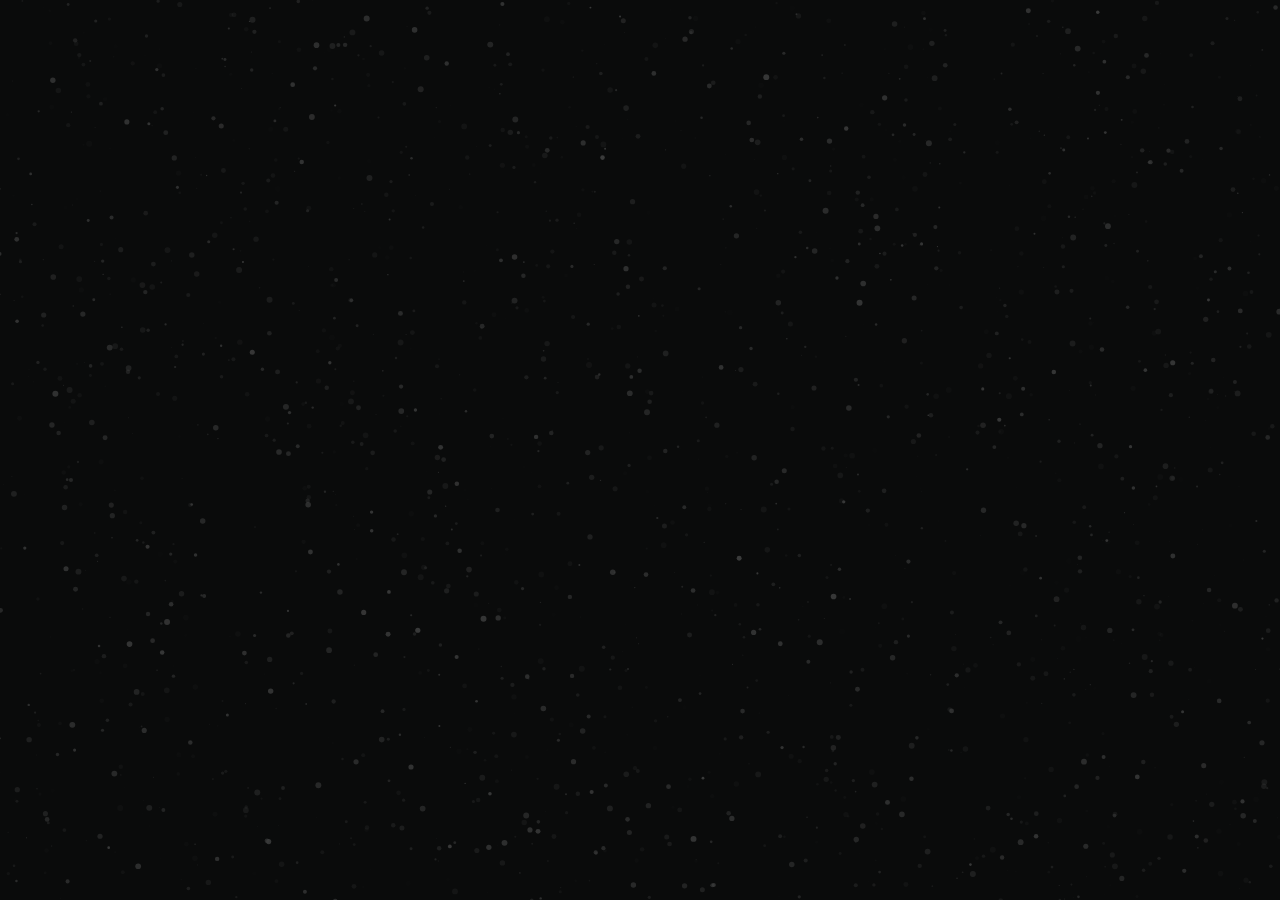
<file: index.html>
<!DOCTYPE html>
<html lang="en" class="no-js">
<head>
    <meta charset="utf-8">
    <meta name="viewport" content="width=device-width, initial-scale=1">
    <title>LeStrips</title>
    <script>
        document.documentElement.classList.remove('no-js');
        document.documentElement.classList.add('js');
    </script>

    <link rel="stylesheet" href="css/vendor.css">
    <link rel="stylesheet" href="css/styles.css">
    <link rel="apple-touch-icon" sizes="180x180" href="assets/img/apple-touch-icon.png">
    <link rel="icon" type="image/png" sizes="32x32" href="assets/img/favicon.png">
    <link rel="manifest" href="site.webmanifest">

    <!-- Custom CSS -->
    <style>
        /* Animazione semplice per il cambio numero */
        .counter__time span {
            display: inline-block;
            transition: opacity 0.3s ease-in-out;
        }

        .counter__time span.change {
            opacity: 0; /* Nasconde il numero durante la transizione */
        }

        .counter__time span:not(.change) {
            opacity: 1; /* Mostra il numero dopo la transizione */
        }
    </style>
</head>

<body id="top" class="theme-particles">
    <!-- Preloader -->
    <div id="preloader">
        <div id="loader"></div>
    </div>

    <div class="s-pagewrap">
        <!-- Header -->
        <header class="s-header">
            <div class="row s-header__content">
                <div class="s-header__logo">
                    <a class="logo" href="index1.html">
                        <img src="images/logo.png" alt="Homepage">
                        <img src="images/Adobe Express - file.png" alt="Homepage">
                    </a>
                </div>
            </div>
        </header>

        <!-- Intro Section -->
        <section id="intro" class="s-intro">
            <div id="particles-js" class="s-intro__particles"></div>
            <div class="row s-intro__content">
                <div class="column lg-12">
                    <div class="counter">
                        <!-- Display days as tens and units -->
                        <div class="counter__time">
                            <span id="days-tens">1</span><span id="days-units">5</span>
                            <span>giorni</span>
                        </div>
                        <div class="counter__time">
                            <span id="hours-tens">0</span><span id="hours-units">2</span>
                            <span>ore</span>
                        </div>
                        <div class="counter__time">
                            <span id="minutes-tens">0</span><span id="minutes-units">3</span>
                            <span>minuti</span>
                        </div>
                        <div class="counter__time">
                            <span id="seconds-tens">3</span><span id="seconds-units">3</span>
                            <span>secondi</span>
                        </div>
                    </div>

                    <div class="s-intro__content-bottom">
                        <h1 class="s-intro__content-title">In attesa del giorno speciale.</h1>
                        <p>
                            Il mio sito e pronto per essere scoperto non appenna arrivera il giorno della mia interogazione. 
                        </p>
                    </div>

                </div>

                <div class="s-intro__scroll">
                    <a href="index1.html" class="smoothscroll">
                        <div class="mouse"></div>
                    </a>
                    <div class="end-top"></div>
                </div>
            </div>
        </section>
    </div>

    <script src="js/plugins.js"></script>
    <script src="js/main.js"></script>
    <script src="js/particles.min.js"></script>
    <script src="js/particle-settings.js"></script>

    <!-- Countdown Timer Script -->
    <script>
        function startCountdown() {
            var countDownDate = new Date("April 15, 2025 17:00:00").getTime();
            var x = setInterval(function() {
                var now = new Date().getTime();
                var distance = countDownDate - now;

                var days = Math.floor(distance / (1000 * 60 * 60 * 24));
                var hours = Math.floor((distance % (1000 * 60 * 60 * 24)) / (1000 * 60 * 60));
                var minutes = Math.floor((distance % (1000 * 60 * 60)) / (1000 * 60));
                var seconds = Math.floor((distance % (1000 * 60)) / 1000);

                updateCounter("days", days);
                updateCounter("hours", hours);
                updateCounter("minutes", minutes);
                updateCounter("seconds", seconds);

                if (distance < 0) {
                    clearInterval(x);
                    document.getElementById("countdown").innerHTML = "EXPIRED";
                }
            }, 1000);
        }

        function updateCounter(unit, newValue) {
            var tensId = unit + "-tens";
            var unitsId = unit + "-units";

            var tens = Math.floor(newValue / 10);
            var units = newValue % 10;

            updateDigit(tensId, tens);
            updateDigit(unitsId, units);
        }

        function updateDigit(id, newValue) {
            var element = document.getElementById(id);
            var currentValue = element.innerText;

            if (currentValue !== newValue.toString()) {
                // Aggiungi la classe "change" per nascondere temporaneamente il numero
                element.classList.add("change");

                setTimeout(function() {
                    // Aggiorna il numero e rimuovi la classe "change"
                    element.innerText = newValue;
                    element.classList.remove("change");
                }, 300); // Durata della transizione
            }
        }

        window.onload = function() {
            startCountdown();
        };
    </script>

</body>
</html>
</file>
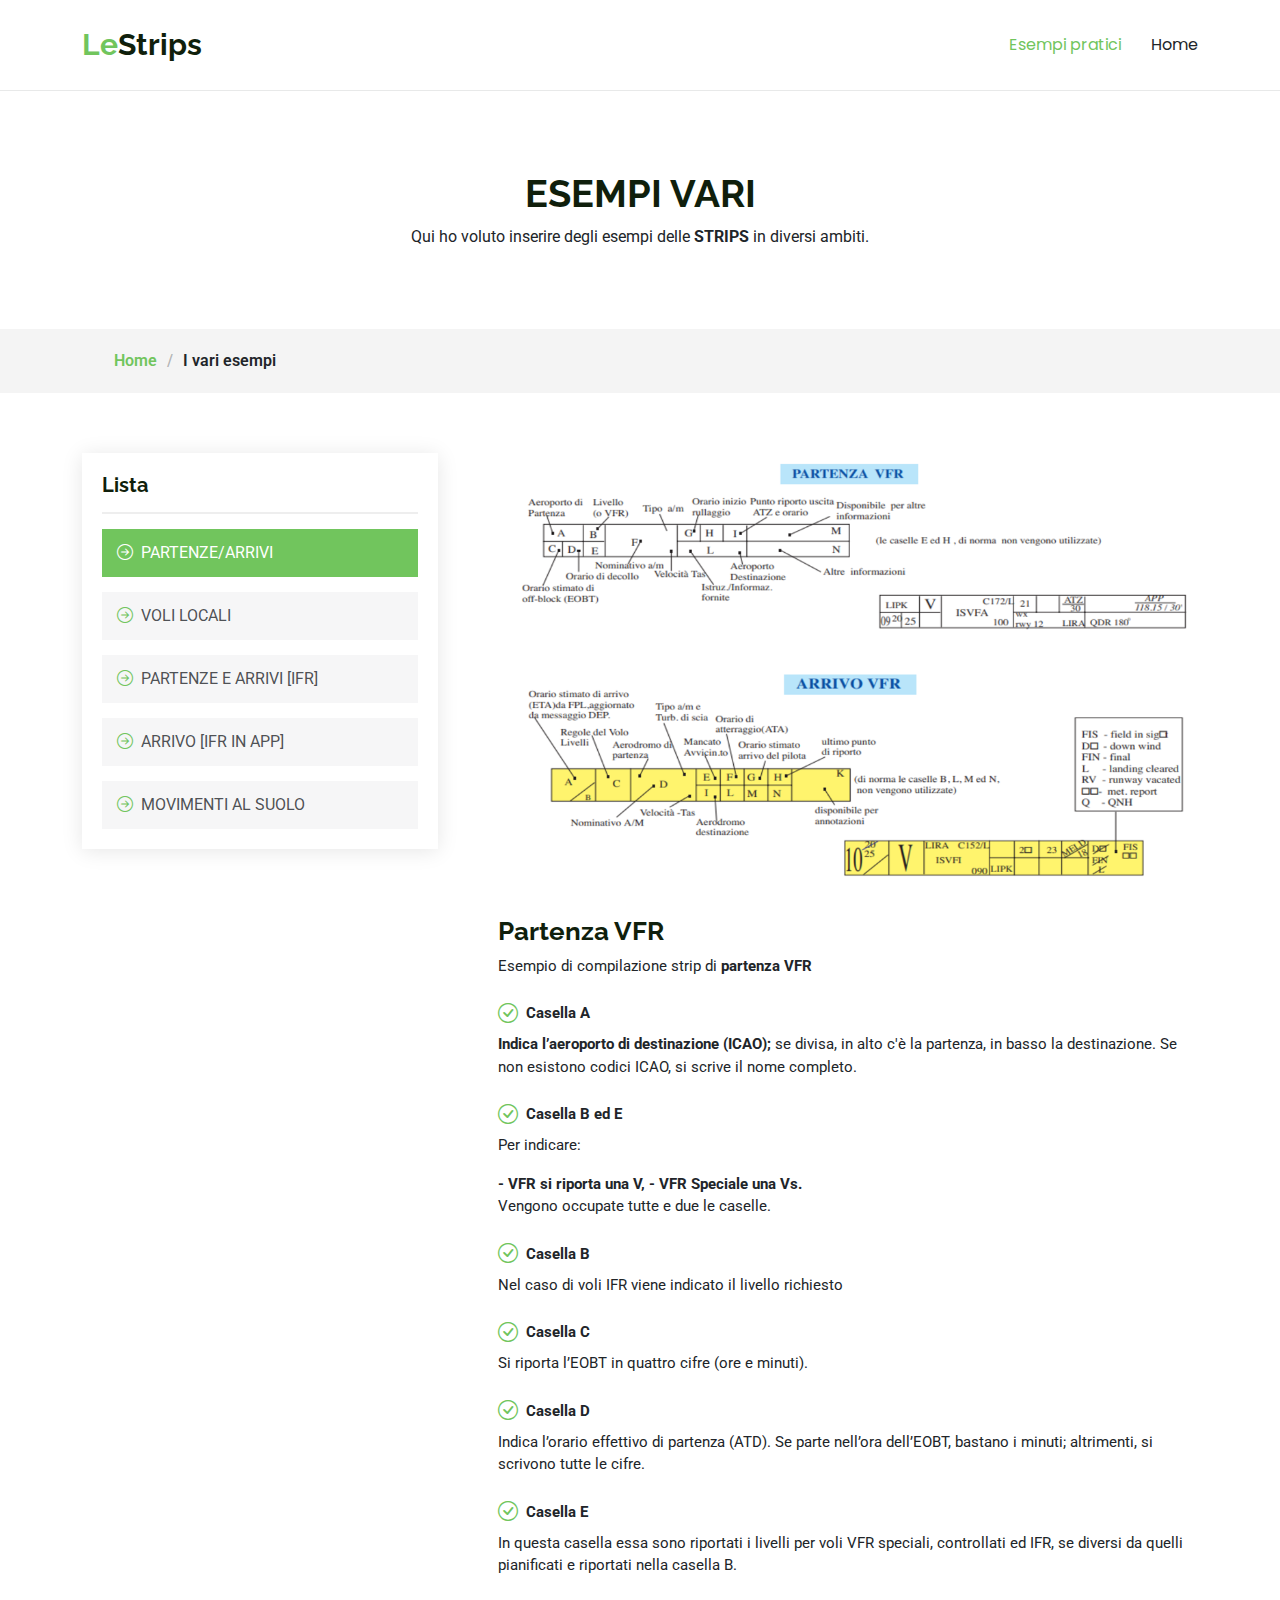
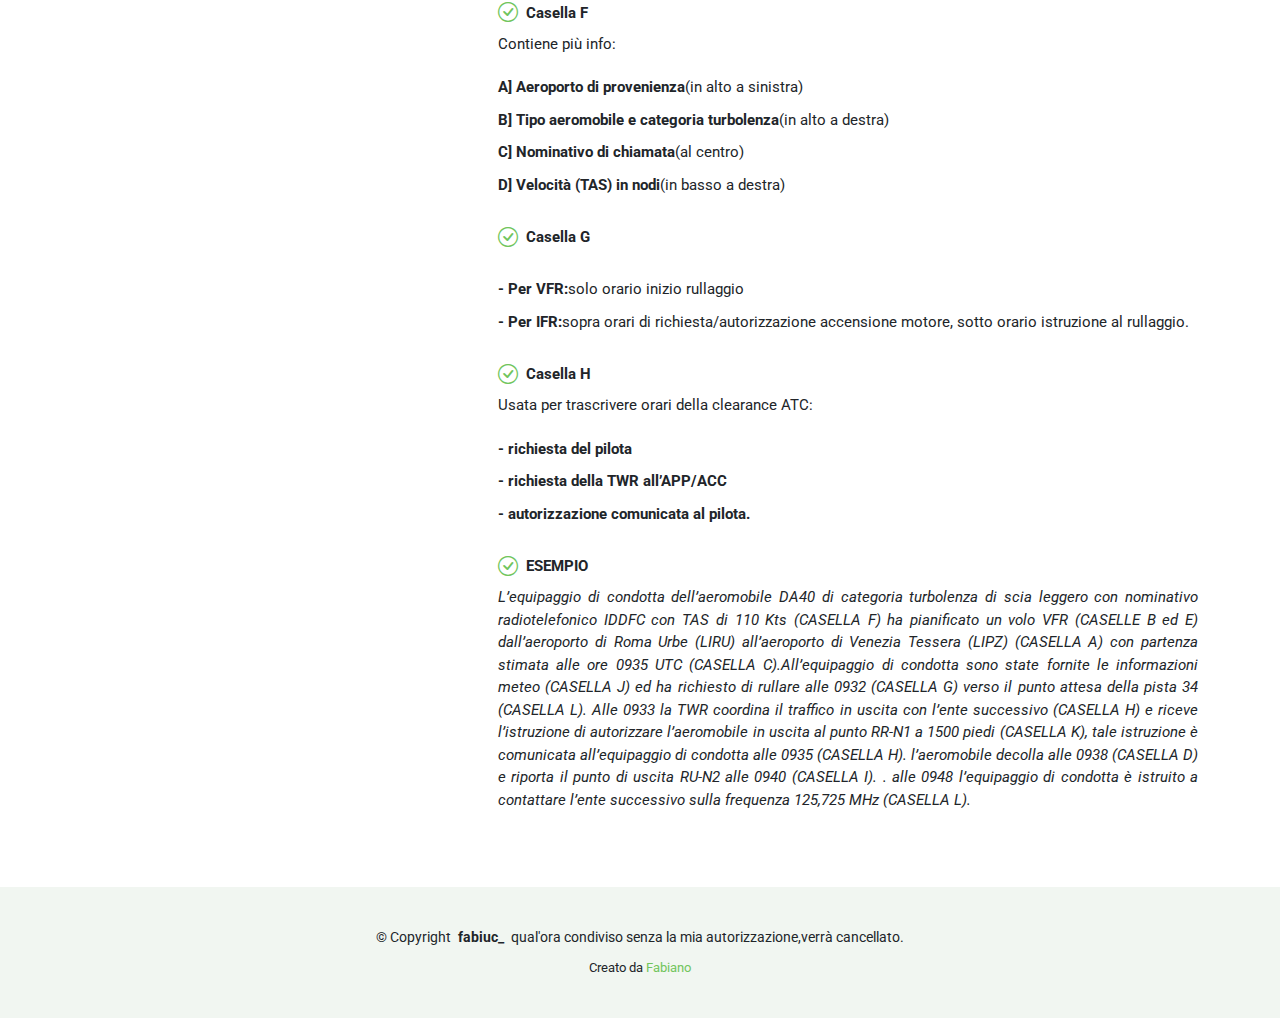
<file: IEsempio1.html>
<!DOCTYPE html>
<html lang="en">

<head>
  <meta charset="utf-8">
  <meta content="width=device-width, initial-scale=1.0" name="viewport">
  <title>Le Strisce Progresso Volo</title>
  <meta name="description" content="">
  <meta name="keywords" content="">

  <!-- Favicons -->
  <link href="assets/img/favicon.png" rel="icon">
  <link href="assets/img/apple-touch-icon.png" rel="apple-touch-icon">

  <!-- Fonts -->
  <link href="https://fonts.googleapis.com" rel="preconnect">
  <link href="https://fonts.gstatic.com" rel="preconnect" crossorigin>
  <link href="https://fonts.googleapis.com/css2?family=Roboto:ital,wght@0,100;0,300;0,400;0,500;0,700;0,900;1,100;1,300;1,400;1,500;1,700;1,900&family=Poppins:ital,wght@0,100;0,200;0,300;0,400;0,500;0,600;0,700;0,800;0,900;1,100;1,200;1,300;1,400;1,500;1,600;1,700;1,800;1,900&family=Raleway:ital,wght@0,100;0,200;0,300;0,400;0,500;0,600;0,700;0,800;0,900;1,100;1,200;1,300;1,400;1,500;1,600;1,700;1,800;1,900&display=swap" rel="stylesheet">

  <!-- Vendor CSS Files -->
  <link href="assets/vendor/bootstrap/css/bootstrap.min.css" rel="stylesheet">
  <link href="assets/vendor/bootstrap-icons/bootstrap-icons.css" rel="stylesheet">
  <link href="assets/vendor/aos/aos.css" rel="stylesheet">
  <link href="assets/vendor/glightbox/css/glightbox.min.css" rel="stylesheet">

  <!-- Main CSS File -->
  <link href="assets/css/main.css" rel="stylesheet">

  <!-- =======================================================
  * Template Name: eStartup
  * Template URL: https://bootstrapmade.com/estartup-bootstrap-landing-page-template/
  * Updated: Aug 07 2024 with Bootstrap v5.3.3
  * Author: BootstrapMade.com
  * License: https://bootstrapmade.com/license/
  ======================================================== -->
</head>

<body class="service-details-page">

  <header id="header" class="header d-flex align-items-center sticky-top">
    <div class="container-fluid container-xl position-relative d-flex align-items-center justify-content-between">

      <a href="index1.html" class="logo d-flex align-items-center">
        <!-- Uncomment the line below if you also wish to use an image logo -->
        <!-- <img src="assets/img/logo.png" alt=""> -->
        <h1 class="sitename"><span>Le</span>Strips</h1>
      </a>

      <nav id="navmenu" class="navmenu">
        <ul>
          <li><a href="#home" class="active">Esempi pratici</a></li>
          <li><a href="index1.html">Home</a></li>
        </ul>
        <i class="mobile-nav-toggle d-xl-none bi bi-list"></i>
      </nav>


    </div>
  </header>

  <main class="main">

    <!-- Page Title -->
    <div class="page-title" data-aos="fade">
      <div class="heading">
        <div class="container">
          <div class="row d-flex justify-content-center text-center">
            <div class="col-lg-8">
              <h1>ESEMPI VARI</h1>
              <p class="mb-0">Qui ho voluto inserire degli esempi delle <b>STRIPS</b> in  diversi ambiti.</p>
            </div>
          </div>
        </div>
      </div>
      <nav class="breadcrumbs">
        <div class="container">
          <ol>
            <li><a href="index1.html">Home</a></li>
            <li class="current">I vari esempi</li>
          </ol>
        </div>
      </nav>
    </div><!-- End Page Title -->

    <!-- Service Details Section -->
    <section id="service-details" class="service-details section">

      <div class="container">

        <div class="row gy-5">

          <div class="col-lg-4" data-aos="fade-up" data-aos-delay="100">

            <div class="service-box">
              <h4>Lista</h4>
              <div class="services-list">
                <a href="IEsempio1.html" class="active"><i class="bi bi-arrow-right-circle"></i><span>PARTENZE/ARRIVI</span></a>
                <a href="IEsempio2.html"><i class="bi bi-arrow-right-circle"></i><span>VOLI LOCALI</span></a>
                <a href="IEsempio3.html"><i class="bi bi-arrow-right-circle"></i><span>PARTENZE E ARRIVI [IFR]</span></a>
                <a href="IEsempio4.html"><i class="bi bi-arrow-right-circle"></i><span>ARRIVO [IFR IN APP]</span></a>
                <a href="IEsempio5.html"><i class="bi bi-arrow-right-circle"></i><span>MOVIMENTI AL SUOLO</span></a>
              </div>
            </div><!-- End Services List -->

          
          </div>
<!-- Iinizio descrizione Lista -->
          <div class="col-lg-8 ps-lg-5" data-aos="fade-up" data-aos-delay="200">
            <img src="assets/img/IEsempio1.png" alt="" class="img-fluid services-img">
            <h3>Partenza VFR</h3>
            <p>
              Esempio di compilazione strip di <b>partenza VFR</b></p>
            <ul>
              <li><i class="bi bi-check-circle"></i> <span><b>Casella A</b></span></li>
              <p><b>Indica l’aeroporto di destinazione (ICAO);</b> se divisa, in alto c'è la partenza, in basso la destinazione. Se non esistono codici ICAO, si scrive il nome completo.</p>
              <li><i class="bi bi-check-circle"></i> <span><b>Casella B ed E</b></span></li>
              <p>Per indicare:
                <ul>
                  <b>- VFR si riporta una V,</b>
                    <b>- VFR Speciale una Vs.</b>
                </ul>
                Vengono occupate tutte e due le caselle.
              </p>
              <li><i class="bi bi-check-circle"></i> <span><b>Casella B</b></span></li>
              <p>Nel caso di voli IFR viene indicato il livello richiesto</p>
              <li><i class="bi bi-check-circle"></i> <span><b>Casella C</b></span></li>
              <p>Si riporta l’EOBT in quattro cifre (ore e minuti).</p>
              <li><i class="bi bi-check-circle"></i> <span><b>Casella D</b></span></li>
              <p>Indica l’orario effettivo di partenza (ATD). Se parte nell’ora dell’EOBT, bastano i minuti; altrimenti, si scrivono tutte le cifre.
                </p>
              <li><i class="bi bi-check-circle"></i> <span><b>Casella E</b></span></li>
              <p>In questa casella essa sono riportati i livelli per voli VFR speciali, controllati ed IFR, se diversi da
                quelli pianificati e riportati nella casella B.</p>
              <li><i class="bi bi-check-circle"></i> <span><b>Casella F</b></span></li>
              <p>Contiene più info:
                <ul>
                  <li><b>A] Aeroporto di provenienza </b> (in alto a sinistra)</li>
                <li><b>B] Tipo aeromobile e categoria turbolenza</b> (in alto a destra)</li>
                <li><b>C] Nominativo di chiamata</b> (al centro)</li>
                <li><b>D] Velocità (TAS) in nodi</b> (in basso a destra)</li>
              </ul>
              </p>
              <li><i class="bi bi-check-circle"></i> <span><b>Casella G</b></span></li>
              <p>
                <ul>
                  <li><b>- Per VFR:</b>solo orario inizio rullaggio</li>
                    <li><b>- Per IFR:</b> sopra orari di richiesta/autorizzazione accensione motore, sotto orario istruzione al rullaggio.</li>
                </ul>  
              </p>
              <li><i class="bi bi-check-circle"></i> <span><b>Casella H</b></span></li>
              <p>
                Usata per trascrivere orari della clearance ATC:
                <ul>
                  <li><b>- richiesta del pilota</b></li>
                    <li><b>- richiesta della TWR all’APP/ACC</b></li>
                      <li><b>- autorizzazione comunicata al pilota.</b></li>
                </ul>
              </p>
            <li><i class="bi bi-check-circle"></i> <span><b>ESEMPIO</b></span></li>
            
            <p align="justify" class="fst-italic">
L’equipaggio di condotta dell’aeromobile DA40 di categoria turbolenza di scia leggero con
nominativo radiotelefonico IDDFC con TAS di 110 Kts (CASELLA F) ha pianificato un volo VFR
(CASELLE B ed E) dall’aeroporto di Roma Urbe (LIRU) all’aeroporto di Venezia Tessera (LIPZ)
(CASELLA A) con partenza stimata alle ore 0935 UTC (CASELLA C).All’equipaggio di condotta
sono state fornite le informazioni meteo (CASELLA J) ed ha richiesto di rullare alle 0932
(CASELLA G) verso il punto attesa della pista 34 (CASELLA L). Alle 0933 la TWR coordina il
traffico in uscita con l’ente successivo (CASELLA H) e riceve l’istruzione di autorizzare
l’aeromobile in uscita al punto RR-N1 a 1500 piedi (CASELLA K), tale istruzione è comunicata
all’equipaggio di condotta alle 0935 (CASELLA H). l’aeromobile decolla alle 0938 (CASELLA D)
e riporta il punto di uscita RU-N2 alle 0940 (CASELLA I). . alle 0948 l’equipaggio di condotta è
istruito a contattare l’ente successivo sulla frequenza 125,725 MHz (CASELLA L).
            </p>
          </ul>
          </div><!-- Fine descrizione Lista -->

        </div>

      </div>

    </section><!-- /Service Details Section -->

  </main>

  <footer id="footer" class="footer light-background">

    <div class="container">
      <div class="copyright text-center ">
        <p>© <span>Copyright</span> <strong class="px-1 sitename">fabiuc_</strong> <span>qual'ora condiviso senza la mia autorizzazione,verrà cancellato.</span></p>
      </div>
      <div class="credits">
        Creato da <a href="http://t3.gstatic.com/licensed-image?q=tbn:ANd9GcQscBPrV8bfBhD_cejndO77ukRguP97GuE0IkujRa4fGFtHviqdchd_obzSixNIoVdvoxazJahdqMuS3xZA3bU">Fabiano</a>
      </div>
    </div>

  </footer>

  <!-- Scroll Top -->
  <a href="#" id="scroll-top" class="scroll-top d-flex align-items-center justify-content-center"><i class="bi bi-arrow-up-short"></i></a>

  <!-- Preloader -->
  <div id="preloader"></div>

  <!-- Vendor JS Files -->
  <script src="assets/vendor/bootstrap/js/bootstrap.bundle.min.js"></script>
  <script src="assets/vendor/php-email-form/validate.js"></script>
  <script src="assets/vendor/aos/aos.js"></script>
  <script src="assets/vendor/glightbox/js/glightbox.min.js"></script>

  <!-- Main JS File -->
  <script src="assets/js/main.js"></script>

</body>

</html>
</file>
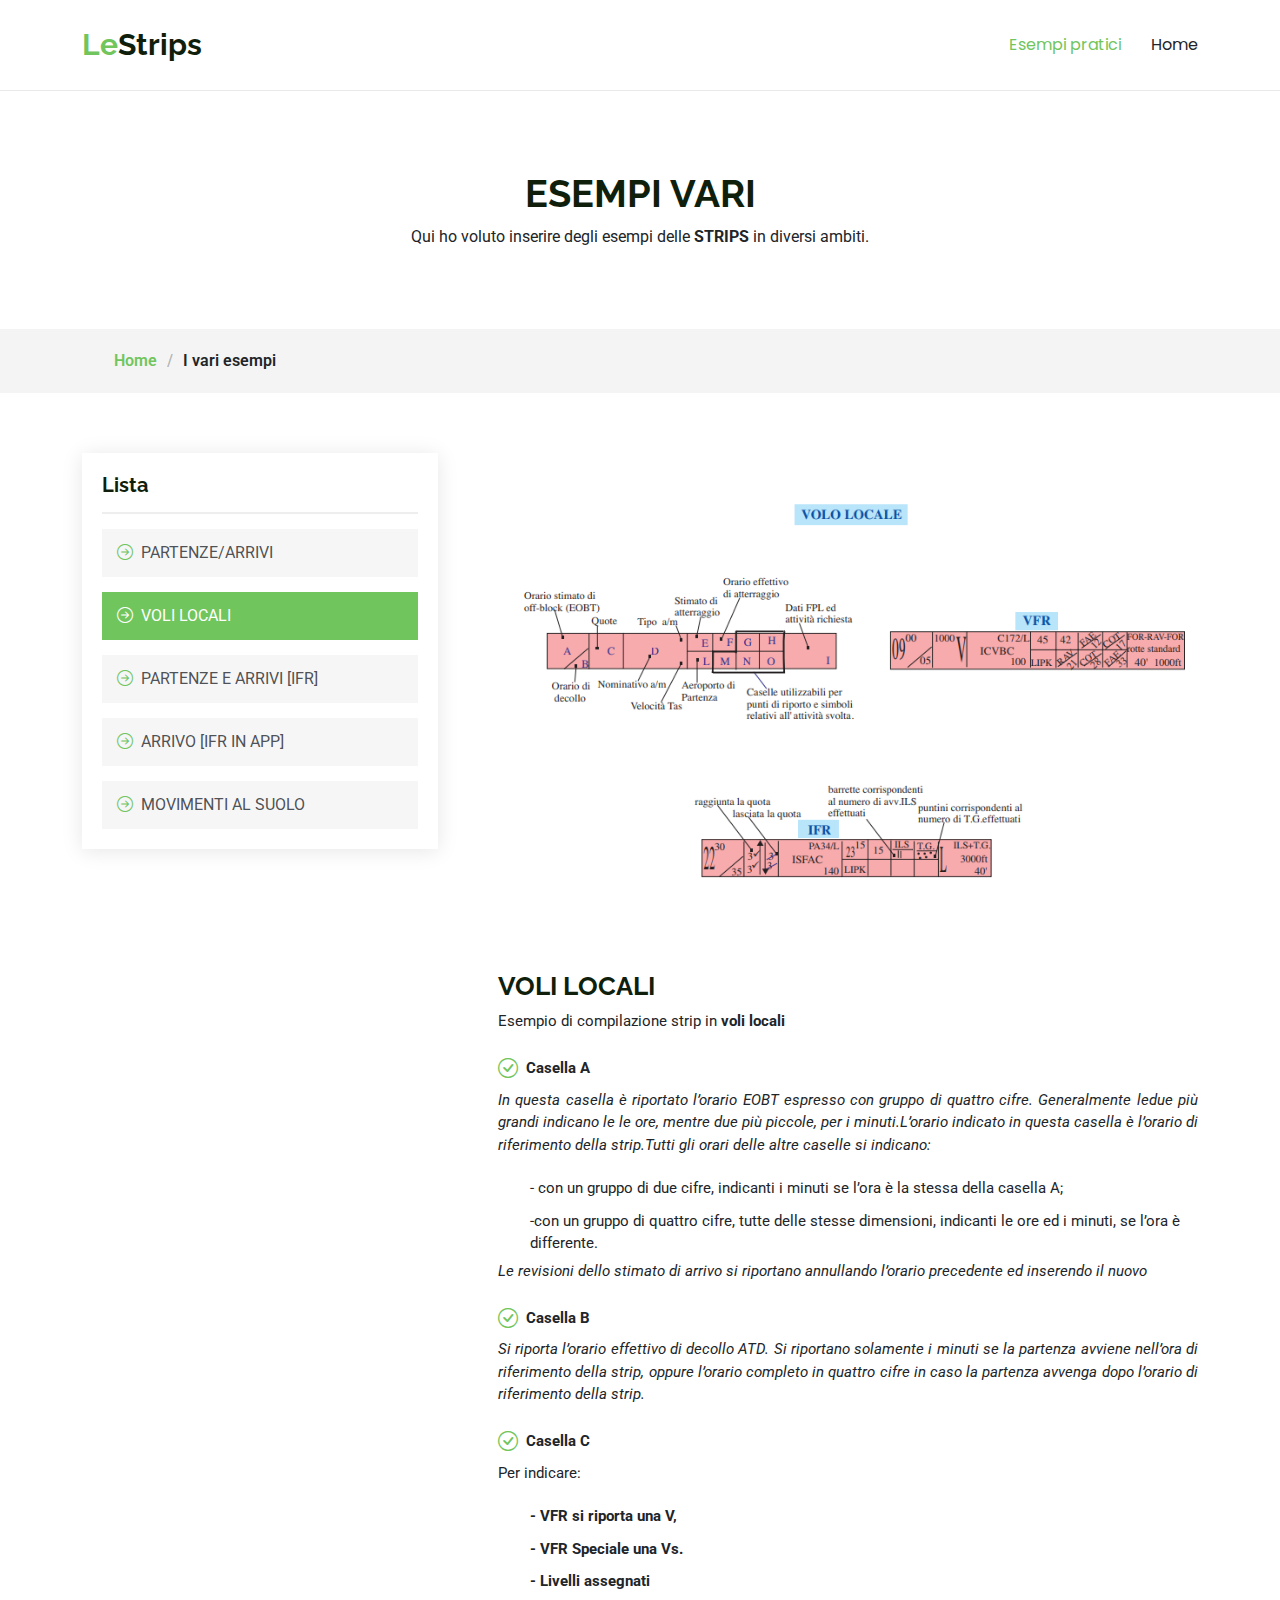
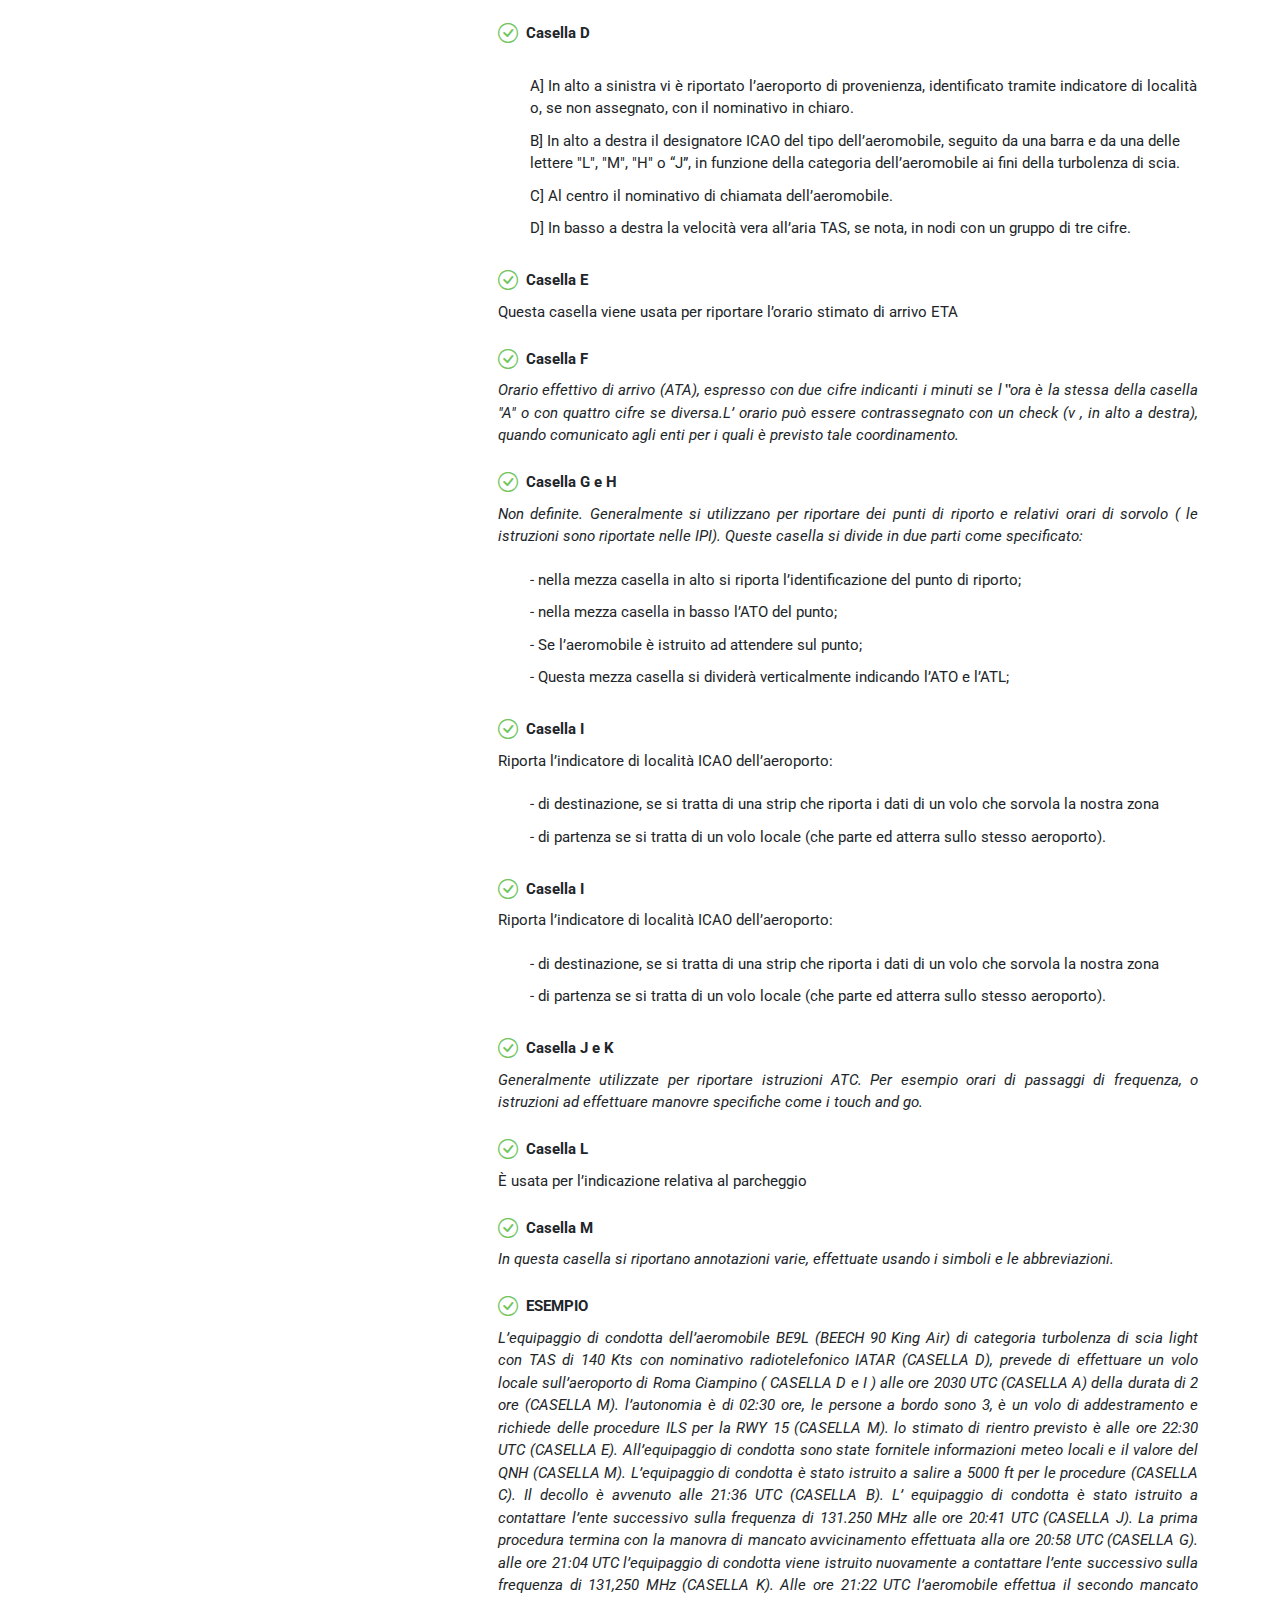
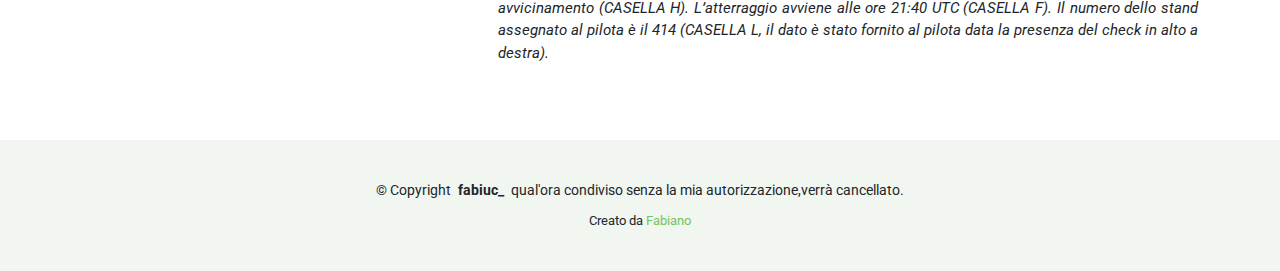
<file: IEsempio2.html>
<!DOCTYPE html>
<html lang="en">

<head>
  <meta charset="utf-8">
  <meta content="width=device-width, initial-scale=1.0" name="viewport">
  <title>Le Strisce Progresso Volo</title>
  <meta name="description" content="">
  <meta name="keywords" content="">

  <!-- Favicons -->
  <link href="assets/img/favicon.png" rel="icon">
  <link href="assets/img/apple-touch-icon.png" rel="apple-touch-icon">

  <!-- Fonts -->
  <link href="https://fonts.googleapis.com" rel="preconnect">
  <link href="https://fonts.gstatic.com" rel="preconnect" crossorigin>
  <link href="https://fonts.googleapis.com/css2?family=Roboto:ital,wght@0,100;0,300;0,400;0,500;0,700;0,900;1,100;1,300;1,400;1,500;1,700;1,900&family=Poppins:ital,wght@0,100;0,200;0,300;0,400;0,500;0,600;0,700;0,800;0,900;1,100;1,200;1,300;1,400;1,500;1,600;1,700;1,800;1,900&family=Raleway:ital,wght@0,100;0,200;0,300;0,400;0,500;0,600;0,700;0,800;0,900;1,100;1,200;1,300;1,400;1,500;1,600;1,700;1,800;1,900&display=swap" rel="stylesheet">

  <!-- Vendor CSS Files -->
  <link href="assets/vendor/bootstrap/css/bootstrap.min.css" rel="stylesheet">
  <link href="assets/vendor/bootstrap-icons/bootstrap-icons.css" rel="stylesheet">
  <link href="assets/vendor/aos/aos.css" rel="stylesheet">
  <link href="assets/vendor/glightbox/css/glightbox.min.css" rel="stylesheet">

  <!-- Main CSS File -->
  <link href="assets/css/main.css" rel="stylesheet">

  <!-- =======================================================
  * Template Name: eStartup
  * Template URL: https://bootstrapmade.com/estartup-bootstrap-landing-page-template/
  * Updated: Aug 07 2024 with Bootstrap v5.3.3
  * Author: BootstrapMade.com
  * License: https://bootstrapmade.com/license/
  ======================================================== -->
</head>

<body class="service-details-page">

  <header id="header" class="header d-flex align-items-center sticky-top">
    <div class="container-fluid container-xl position-relative d-flex align-items-center justify-content-between">

      <a href="index1.html" class="logo d-flex align-items-center">
        <!-- Uncomment the line below if you also wish to use an image logo -->
        <!-- <img src="assets/img/logo.png" alt=""> -->
        <h1 class="sitename"><span>Le</span>Strips</h1>
      </a>

      <nav id="navmenu" class="navmenu">
        <ul>
          <li><a href="#home" class="active">Esempi pratici</a></li>
          <li><a href="index1.html">Home</a></li>
        </ul>
        <i class="mobile-nav-toggle d-xl-none bi bi-list"></i>
      </nav>


    </div>
  </header>

  <main class="main">

    <!-- Page Title -->
    <div class="page-title" data-aos="fade">
      <div class="heading">
        <div class="container">
          <div class="row d-flex justify-content-center text-center">
            <div class="col-lg-8">
              <h1>ESEMPI VARI</h1>
              <p class="mb-0">Qui ho voluto inserire degli esempi delle <b>STRIPS</b> in  diversi ambiti.</p>
            </div>
          </div>
        </div>
      </div>
      <nav class="breadcrumbs">
        <div class="container">
          <ol>
            <li><a href="index1.html">Home</a></li>
            <li class="current">I vari esempi</li>
          </ol>
        </div>
      </nav>
    </div><!-- End Page Title -->

   <!-- Service Details Section -->
   <section id="service-details" class="service-details section">

    <div class="container">

      <div class="row gy-5">

        <div class="col-lg-4" data-aos="fade-up" data-aos-delay="100">

          <div class="service-box">
            <h4>Lista</h4>
            <div class="services-list">
              <a href="IEsempio1.html"><i class="bi bi-arrow-right-circle"></i><span>PARTENZE/ARRIVI</span></a>
              <a href="IEsempio2.html" class="active"><i class="bi bi-arrow-right-circle"></i><span>VOLI LOCALI</span></a>
              <a href="IEsempio3.html"><i class="bi bi-arrow-right-circle"></i><span>PARTENZE E ARRIVI [IFR]</span></a>
              <a href="IEsempio4.html"><i class="bi bi-arrow-right-circle"></i><span>ARRIVO [IFR IN APP]</span></a>
              <a href="IEsempio5.html"><i class="bi bi-arrow-right-circle"></i><span>MOVIMENTI AL SUOLO</span></a>
            </div>
          </div><!-- End Services List -->

        </div>

          <!-- Iinizio descrizione Lista -->
          <div class="col-lg-8 ps-lg-5" data-aos="fade-up" data-aos-delay="200">
            <img src="assets/img/IEsempio2.png" alt="" class="img-fluid services-img">
            <h3>VOLI LOCALI</h3>
            <p>
              Esempio di compilazione strip in <b>voli locali</b></p>
            <ul>
              <li><i class="bi bi-check-circle"></i> <span><b>Casella A</b></span></li>
              <p align="justify" class="fst-italic">In questa casella è riportato l’orario EOBT espresso con gruppo di quattro cifre. Generalmente ledue più grandi indicano le le ore, mentre due più piccole, per i minuti.L’orario indicato in questa casella è l’orario di riferimento della strip.Tutti gli orari delle altre caselle si indicano:
              </p>
                <ol>
                  <li>- con un gruppo di due cifre, indicanti i minuti se l’ora è la stessa della casella A;</li>
                 <li>-con un gruppo di quattro cifre, tutte delle stesse dimensioni, indicanti le ore ed i minuti, se
                  l’ora è differente.</li>
                </ol>
                <p align="justify" class="fst-italic">
                Le revisioni dello stimato di arrivo si riportano annullando l’orario precedente ed inserendo il
                nuovo</p>
              <li><i class="bi bi-check-circle"></i> <span><b>Casella B</b></span></li>
              <p align="justify" class="fst-italic">Si riporta l’orario effettivo di decollo ATD. Si riportano solamente i minuti se la partenza avviene
                nell’ora di riferimento della strip, oppure l’orario completo in quattro cifre in caso la partenza
                avvenga dopo l’orario di riferimento della strip.
                </p>
              <li><i class="bi bi-check-circle"></i> <span><b>Casella C</b></span></li>
              <p>Per indicare:
                <ol>
                 <li><b>- VFR si riporta una V,</b></li>
                 <li><b>- VFR Speciale una Vs.</b></li>
                 <li><b>- Livelli assegnati</b></li>
                </ol>
              </p>
              <li><i class="bi bi-check-circle"></i> <span><b>Casella D</b></span></li>
              <p>
                <ol>
                 <li>A] In alto a sinistra vi è riportato l’aeroporto di provenienza, identificato tramite indicatore di
                  località o, se non assegnato, con il nominativo in chiaro.</li>
                 <li>B] In alto a destra il designatore ICAO del tipo dell’aeromobile, seguito da una barra e da una
                  delle lettere "L", "M", "H" o “J”, in funzione della categoria dell’aeromobile ai fini della
                  turbolenza di scia.</li>
                 <li>C] Al centro il nominativo di chiamata dell’aeromobile.</li>
                 <li>D] In basso a destra la velocità vera all’aria TAS, se nota, in nodi con un gruppo di tre cifre.</li>
                </ol>
                </p>
              <li><i class="bi bi-check-circle"></i> <span><b>Casella E</b></span></li>
              <p>Questa casella viene usata per riportare l’orario stimato di arrivo ETA</p>
              <li><i class="bi bi-check-circle"></i> <span><b>Casella F</b></span></li>
              <p align="justify" class="fst-italic">
                Orario effettivo di arrivo (ATA), espresso con due cifre indicanti i minuti se l‟ora è la stessa della
                casella "A" o con quattro cifre se diversa.L’ orario può essere contrassegnato con un check (ν , in alto a destra), quando comunicato agli enti
                per i quali è previsto tale coordinamento.
              </p>
              <li><i class="bi bi-check-circle"></i> <span><b>Casella G e H</b></span></li>
              <p align="justify" class="fst-italic">
                Non definite. Generalmente si utilizzano per riportare dei punti di riporto e relativi orari di sorvolo
               ( le istruzioni sono riportate nelle IPI). Queste casella si divide in due parti come specificato:
              </p>
                 <ol>
                  <li>- nella mezza casella in alto si riporta l’identificazione del punto di riporto;</li>   
                  <li>- nella mezza casella in basso l’ATO del punto;</li> 
                  <li>- Se l’aeromobile è istruito ad attendere sul punto;</li> 
                  <li>- Questa mezza casella si dividerà verticalmente indicando l’ATO e l’ATL;</li> 
                </ol>
              </p>
              <li><i class="bi bi-check-circle"></i> <span><b>Casella I</b></span></li>
              <p>Riporta l’indicatore di località ICAO dell’aeroporto:
                <ol>
                 <li>- di destinazione, se si tratta di una strip che riporta i dati di un volo che sorvola la nostra
                  zona</li>
                 <li>- di partenza se si tratta di un volo locale (che parte ed atterra sullo stesso aeroporto).</li>
                </ol>
              </p>
              <li><i class="bi bi-check-circle"></i> <span><b>Casella I</b></span></li>
              <p>Riporta l’indicatore di località ICAO dell’aeroporto:
                <ol>
                   <li>- di destinazione, se si tratta di una strip che riporta i dati di un volo che sorvola la nostra
                    zona</li>
                   <li>- di partenza se si tratta di un volo locale (che parte ed atterra sullo stesso aeroporto).</li>
                </ol>
              </p>
                <li><i class="bi bi-check-circle"></i> <span><b>Casella J e K</b></span></li>
              <p align="justify" class="fst-italic">Generalmente utilizzate per riportare istruzioni ATC. Per esempio orari di passaggi di frequenza, o
                istruzioni ad effettuare manovre specifiche come i touch and go.</p>
                <li><i class="bi bi-check-circle"></i> <span><b>Casella L</b></span></li>
              <p>È usata per l’indicazione relativa al parcheggio</p>
              <li><i class="bi bi-check-circle"></i> <span><b>Casella M</b></span></li>
              <p align="justify" class="fst-italic">In questa casella si riportano annotazioni varie, effettuate usando i simboli e le abbreviazioni.</p>
            <li><i class="bi bi-check-circle"></i> <span><b>ESEMPIO</b></span></li>
            
            <p align="justify" class="fst-italic">
              L’equipaggio di condotta dell’aeromobile BE9L (BEECH 90 King Air) di categoria turbolenza di
              scia light con TAS di 140 Kts con nominativo radiotelefonico IATAR (CASELLA D), prevede di
              effettuare un volo locale sull’aeroporto di Roma Ciampino ( CASELLA D e I ) alle ore 2030 UTC
              (CASELLA A) della durata di 2 ore (CASELLA M). l’autonomia è di 02:30 ore, le persone a bordo
              sono 3, è un volo di addestramento e richiede delle procedure ILS per la RWY 15 (CASELLA M).
              lo stimato di rientro previsto è alle ore 22:30 UTC (CASELLA E). All’equipaggio di condotta sono
              state fornitele informazioni meteo locali e il valore del QNH (CASELLA M). L’equipaggio di
              condotta è stato istruito a salire a 5000 ft per le procedure (CASELLA C). Il decollo è avvenuto alle
              21:36 UTC (CASELLA B). L’ equipaggio di condotta è stato istruito a contattare l’ente successivo
              sulla frequenza di 131.250 MHz alle ore 20:41 UTC (CASELLA J). La prima procedura termina
              con la manovra di mancato avvicinamento effettuata alla ore 20:58 UTC (CASELLA G). alle ore
              21:04 UTC l’equipaggio di condotta viene istruito nuovamente a contattare l’ente successivo sulla
              frequenza di 131,250 MHz (CASELLA K). Alle ore 21:22 UTC l’aeromobile effettua il secondo
              mancato avvicinamento (CASELLA H). L’atterraggio avviene alle ore 21:40 UTC (CASELLA F).
              Il numero dello stand assegnato al pilota è il 414 (CASELLA L, il dato è stato fornito al pilota data
              la presenza del check in alto a destra).
              
            </p>
          </ul>
          </div><!-- Fine descrizione Lista -->

      </div>

    </section><!-- /Service Details Section -->

  </main>

  <footer id="footer" class="footer light-background">

    <div class="container">
      <div class="copyright text-center ">
        <p>© <span>Copyright</span> <strong class="px-1 sitename">fabiuc_</strong> <span>qual'ora condiviso senza la mia autorizzazione,verrà cancellato.</span></p>
      </div>
      <div class="credits">
        Creato da <a href="http://t3.gstatic.com/licensed-image?q=tbn:ANd9GcQscBPrV8bfBhD_cejndO77ukRguP97GuE0IkujRa4fGFtHviqdchd_obzSixNIoVdvoxazJahdqMuS3xZA3bU">Fabiano</a>
      </div>
    </div>

  </footer>

  <!-- Scroll Top -->
  <a href="#" id="scroll-top" class="scroll-top d-flex align-items-center justify-content-center"><i class="bi bi-arrow-up-short"></i></a>

  <!-- Preloader -->
  <div id="preloader"></div>

  <!-- Vendor JS Files -->
  <script src="assets/vendor/bootstrap/js/bootstrap.bundle.min.js"></script>
  <script src="assets/vendor/php-email-form/validate.js"></script>
  <script src="assets/vendor/aos/aos.js"></script>
  <script src="assets/vendor/glightbox/js/glightbox.min.js"></script>

  <!-- Main JS File -->
  <script src="assets/js/main.js"></script>

</body>

</html>
</file>
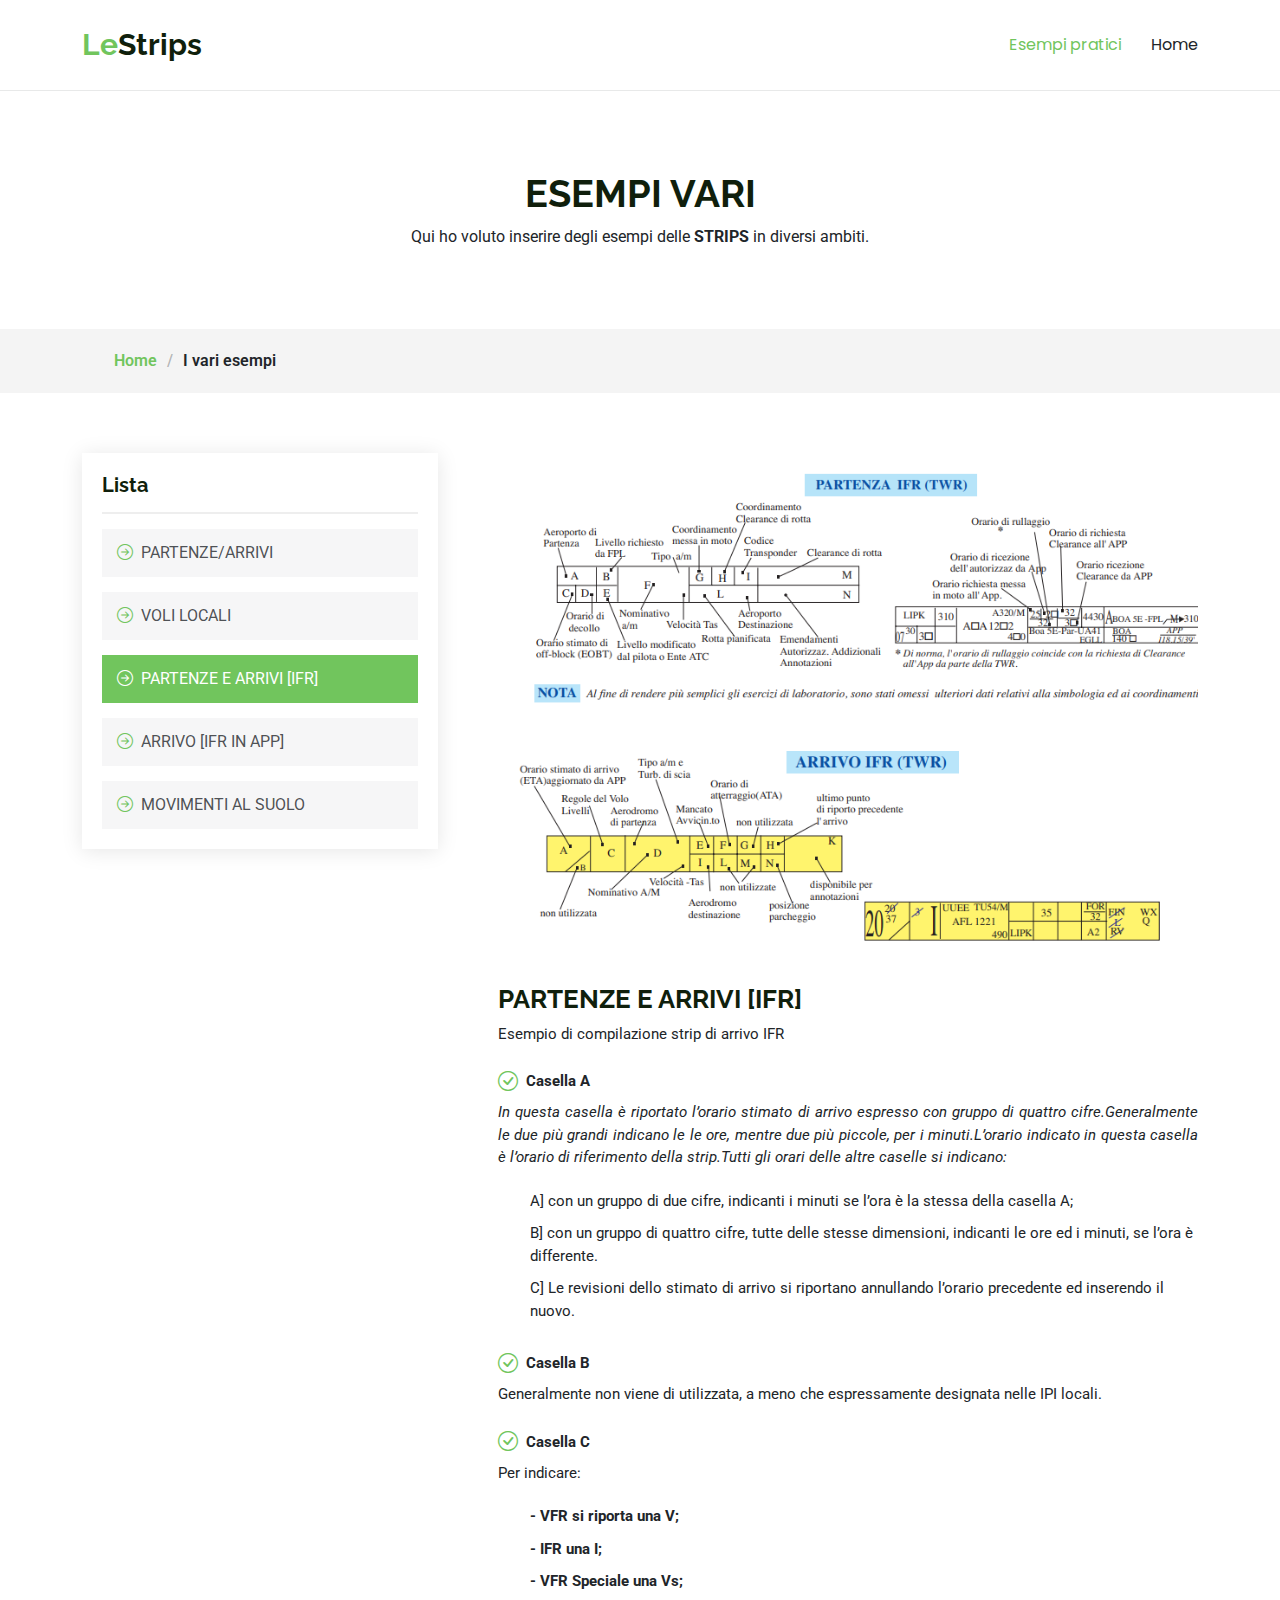
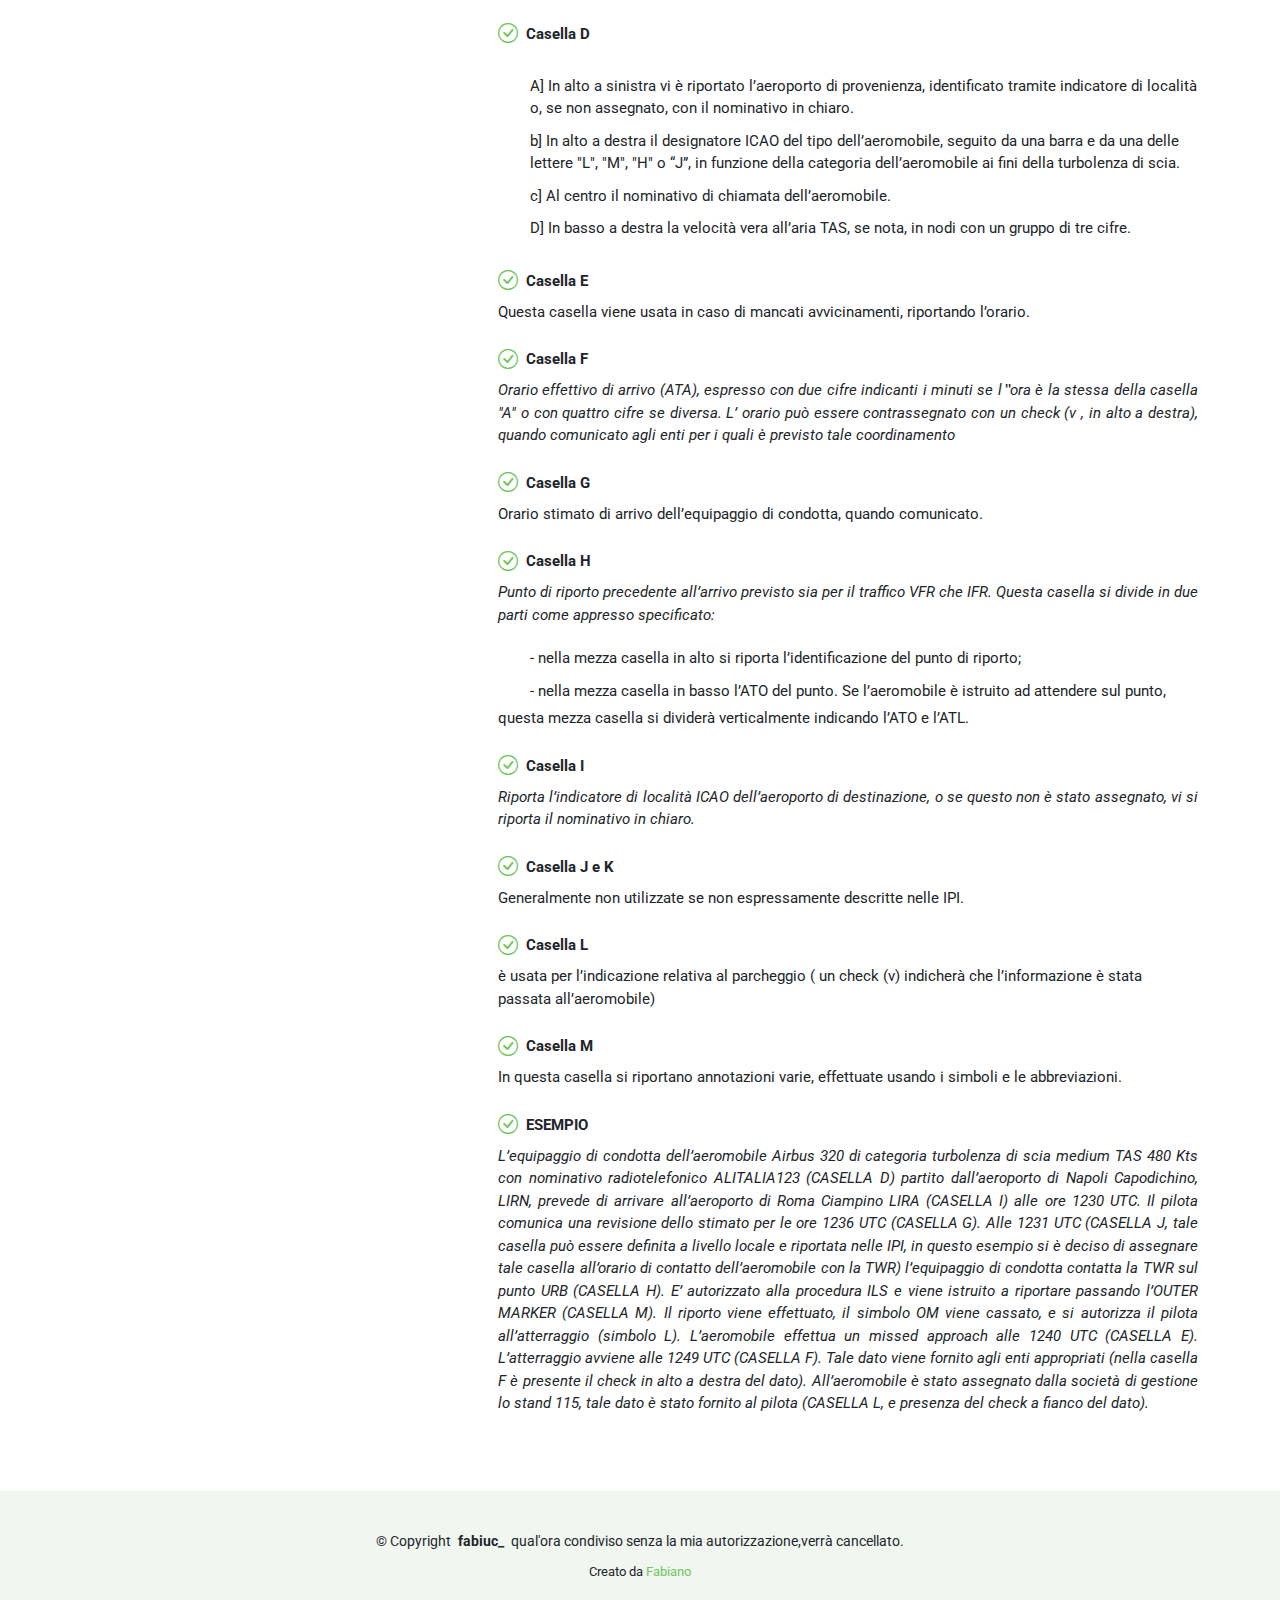
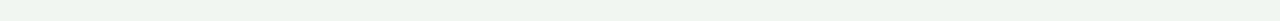
<file: IEsempio3.html>
<!DOCTYPE html>
<html lang="en">

<head>
  <meta charset="utf-8">
  <meta content="width=device-width, initial-scale=1.0" name="viewport">
  <title>Le Strisce Progresso Volo</title>
  <meta name="description" content="">
  <meta name="keywords" content="">

  <!-- Favicons -->
  <link href="assets/img/favicon.png" rel="icon">
  <link href="assets/img/apple-touch-icon.png" rel="apple-touch-icon">

  <!-- Fonts -->
  <link href="https://fonts.googleapis.com" rel="preconnect">
  <link href="https://fonts.gstatic.com" rel="preconnect" crossorigin>
  <link href="https://fonts.googleapis.com/css2?family=Roboto:ital,wght@0,100;0,300;0,400;0,500;0,700;0,900;1,100;1,300;1,400;1,500;1,700;1,900&family=Poppins:ital,wght@0,100;0,200;0,300;0,400;0,500;0,600;0,700;0,800;0,900;1,100;1,200;1,300;1,400;1,500;1,600;1,700;1,800;1,900&family=Raleway:ital,wght@0,100;0,200;0,300;0,400;0,500;0,600;0,700;0,800;0,900;1,100;1,200;1,300;1,400;1,500;1,600;1,700;1,800;1,900&display=swap" rel="stylesheet">

  <!-- Vendor CSS Files -->
  <link href="assets/vendor/bootstrap/css/bootstrap.min.css" rel="stylesheet">
  <link href="assets/vendor/bootstrap-icons/bootstrap-icons.css" rel="stylesheet">
  <link href="assets/vendor/aos/aos.css" rel="stylesheet">
  <link href="assets/vendor/glightbox/css/glightbox.min.css" rel="stylesheet">

  <!-- Main CSS File -->
  <link href="assets/css/main.css" rel="stylesheet">

  <!-- =======================================================
  * Template Name: eStartup
  * Template URL: https://bootstrapmade.com/estartup-bootstrap-landing-page-template/
  * Updated: Aug 07 2024 with Bootstrap v5.3.3
  * Author: BootstrapMade.com
  * License: https://bootstrapmade.com/license/
  ======================================================== -->
</head>

<body class="service-details-page">

  <header id="header" class="header d-flex align-items-center sticky-top">
    <div class="container-fluid container-xl position-relative d-flex align-items-center justify-content-between">

      <a href="index1.html" class="logo d-flex align-items-center">
        <!-- Uncomment the line below if you also wish to use an image logo -->
        <!-- <img src="assets/img/logo.png" alt=""> -->
        <h1 class="sitename"><span>Le</span>Strips</h1>
      </a>

      <nav id="navmenu" class="navmenu">
        <ul>
          <li><a href="#home" class="active">Esempi pratici</a></li>
          <li><a href="index1.html">Home</a></li>
        </ul>
        <i class="mobile-nav-toggle d-xl-none bi bi-list"></i>
      </nav>


    </div>
  </header>

  <main class="main">

    <!-- Page Title -->
    <div class="page-title" data-aos="fade">
      <div class="heading">
        <div class="container">
          <div class="row d-flex justify-content-center text-center">
            <div class="col-lg-8">
              <h1>ESEMPI VARI</h1>
              <p class="mb-0">Qui ho voluto inserire degli esempi delle <b>STRIPS</b> in  diversi ambiti.</p>
            </div>
          </div>
        </div>
      </div>
      <nav class="breadcrumbs">
        <div class="container">
          <ol>
            <li><a href="index1.html">Home</a></li>
            <li class="current">I vari esempi</li>
          </ol>
        </div>
      </nav>
    </div><!-- End Page Title -->

   <!-- Service Details Section -->
   <section id="service-details" class="service-details section">

    <div class="container">

      <div class="row gy-5">

        <div class="col-lg-4" data-aos="fade-up" data-aos-delay="100">

          <div class="service-box">
            <h4>Lista</h4>
            <div class="services-list">
              <a href="IEsempio1.html"><i class="bi bi-arrow-right-circle"></i><span>PARTENZE/ARRIVI</span></a>
              <a href="IEsempio2.html"><i class="bi bi-arrow-right-circle"></i><span>VOLI LOCALI</span></a>
              <a href="IEsempio3.html" class="active"><i class="bi bi-arrow-right-circle"></i><span>PARTENZE E ARRIVI [IFR]</span></a>
              <a href="IEsempio4.html"><i class="bi bi-arrow-right-circle"></i><span>ARRIVO [IFR IN APP]</span></a>
              <a href="IEsempio5.html"><i class="bi bi-arrow-right-circle"></i><span>MOVIMENTI AL SUOLO</span></a>
            </div>
          </div><!-- End Services List -->

        </div>

          <!-- Iinizio descrizione Lista -->
          <div class="col-lg-8 ps-lg-5" data-aos="fade-up" data-aos-delay="200">
            <img src="assets/img/IEsempio3.png" alt="" class="img-fluid services-img">
            <h3>PARTENZE E ARRIVI [IFR]</h3>
            <p>
              Esempio di compilazione strip di arrivo IFR</p>
            <ul>
              <li><i class="bi bi-check-circle"></i> <span><b>Casella A</b></span></li>
              <p align="justify" class="fst-italic">In questa casella è riportato l’orario stimato di arrivo espresso con gruppo di quattro cifre.Generalmente le due più grandi indicano le le ore, mentre due più piccole, per i minuti.L’orario indicato in questa casella è l’orario di riferimento della strip.Tutti gli orari delle altre caselle si indicano:
              </p>
              <ol>
                <li>A] con un gruppo di due cifre, indicanti i minuti se l’ora è la stessa della casella A;</li>
                <li>B] con un gruppo di quattro cifre, tutte delle stesse dimensioni, indicanti le ore ed i minuti, se
                  l’ora è differente.</li>
                <li>C] Le revisioni dello stimato di arrivo si riportano annullando l’orario precedente ed inserendo il
                  nuovo.</li>
              </ol>
                </p>
              <li><i class="bi bi-check-circle"></i> <span><b>Casella B</b></span></li>
              <p>Generalmente non viene di utilizzata, a meno che espressamente designata nelle IPI locali.
              </p>
              <li><i class="bi bi-check-circle"></i> <span><b>Casella C</b></span></li>
              <p>Per indicare:
                <ol>
                 <li><b>- VFR si riporta una V;</b></li>
                 <li><b>- IFR una I;</b></li>
                 <li><b>- VFR Speciale una Vs;</b></li>
                </ol>
              </p>
              <li><i class="bi bi-check-circle"></i> <span><b>Casella D</b></span></li>
              <p>
                <ol>
                 <li>A] In alto a sinistra vi è riportato l’aeroporto di provenienza, identificato tramite indicatore di
                  località o, se non assegnato, con il nominativo in chiaro.</li>
                 <li>b] In alto a destra il designatore ICAO del tipo dell’aeromobile, seguito da una barra e da una
                  delle lettere "L", "M", "H" o “J”, in funzione della categoria dell’aeromobile ai fini della
                  turbolenza di scia.</li>
                 <li>c] Al centro il nominativo di chiamata dell’aeromobile.</li>
                 <li>D] In basso a destra la velocità vera all’aria TAS, se nota, in nodi con un gruppo di tre cifre.</li>
                 </ol>
                </p>
              <li><i class="bi bi-check-circle"></i> <span><b>Casella E</b></span></li>
              <p>Questa casella viene usata in caso di mancati avvicinamenti, riportando l’orario.</p>
              <li><i class="bi bi-check-circle"></i> <span><b>Casella F</b></span></li>
              <p align="justify" class="fst-italic">Orario effettivo di arrivo (ATA), espresso con due cifre indicanti i minuti se l‟ora è la stessa della
                casella "A" o con quattro cifre se diversa.
                L’ orario può essere contrassegnato con un check (ν , in alto a destra), quando comunicato agli enti
                per i quali è previsto tale coordinamento
              </p>
              <li><i class="bi bi-check-circle"></i> <span><b>Casella G</b></span></li>
              <p>
                Orario stimato di arrivo dell’equipaggio di condotta, quando comunicato.
              </p>
              <li><i class="bi bi-check-circle"></i> <span><b>Casella H</b></span></li>
              <p align="justify" class="fst-italic">
                Punto di riporto precedente all’arrivo previsto sia per il traffico VFR che IFR.
                    Questa casella si divide in due parti come appresso specificato:
                       </p>
                        <p> 
                         <ol>
                            <li>- nella mezza casella in alto si riporta l’identificazione del punto di riporto;</li>
                       <li>- nella mezza casella in basso l’ATO del punto. Se l’aeromobile è istruito ad attendere sul punto,</li>
                                </ol>
                       <p> questa mezza casella si dividerà verticalmente indicando l’ATO e l’ATL.
              </p>
            </p>

              <li><i class="bi bi-check-circle"></i> <span><b>Casella I</b></span></li>
              <p align="justify" class="fst-italic">Riporta l’indicatore di località ICAO dell’aeroporto di destinazione, o se questo non è stato
                assegnato, vi si riporta il nominativo in chiaro.
                </p>
              <li><i class="bi bi-check-circle"></i> <span><b>Casella J e K</b></span></li>
              <p>Generalmente non utilizzate se non espressamente descritte nelle IPI. </p>
              <li><i class="bi bi-check-circle"></i> <span><b>Casella L</b></span></li>
              <p>è usata per l’indicazione relativa al parcheggio ( un check (ν) indicherà che l’informazione è stata
                passata all’aeromobile)</p>
              <li><i class="bi bi-check-circle"></i> <span><b>Casella M</b></span></li>
              <p>In questa casella si riportano annotazioni varie, effettuate usando i simboli e le abbreviazioni.</p>
            <li><i class="bi bi-check-circle"></i> <span><b>ESEMPIO</b></span></li>
            
            <p align="justify" class="fst-italic">
              L’equipaggio di condotta dell’aeromobile Airbus 320 di categoria turbolenza di scia medium TAS
              480 Kts con nominativo radiotelefonico ALITALIA123 (CASELLA D) partito dall’aeroporto di
              Napoli Capodichino, LIRN, prevede di arrivare all’aeroporto di Roma Ciampino LIRA (CASELLA
              I) alle ore 1230 UTC. Il pilota comunica una revisione dello stimato per le ore 1236 UTC
              (CASELLA G). Alle 1231 UTC (CASELLA J, tale casella può essere definita a livello locale e
              riportata nelle IPI, in questo esempio si è deciso di assegnare tale casella all’orario di contatto
              dell’aeromobile con la TWR) l’equipaggio di condotta contatta la TWR sul punto URB (CASELLA
              H). E’ autorizzato alla procedura ILS e viene istruito a riportare passando l’OUTER MARKER
              (CASELLA M). Il riporto viene effettuato, il simbolo OM viene cassato, e si autorizza il pilota
              all’atterraggio (simbolo L). L’aeromobile effettua un missed approach alle 1240 UTC (CASELLA
              E). L’atterraggio avviene alle 1249 UTC (CASELLA F). Tale dato viene fornito agli enti
              appropriati (nella casella F è presente il check in alto a destra del dato). All’aeromobile è stato
              assegnato dalla società di gestione lo stand 115, tale dato è stato fornito al pilota (CASELLA L, e
              presenza del check a fianco del dato).
            </p>
          </ul>
          </div><!-- Fine descrizione Lista -->

      

      </div>

    </section><!-- /Service Details Section -->

  </main>

  <footer id="footer" class="footer light-background">

    <div class="container">
      <div class="copyright text-center ">
        <p>© <span>Copyright</span> <strong class="px-1 sitename">fabiuc_</strong> <span>qual'ora condiviso senza la mia autorizzazione,verrà cancellato.</span></p>
      </div>
      <div class="credits">
        Creato da <a href="http://t3.gstatic.com/licensed-image?q=tbn:ANd9GcQscBPrV8bfBhD_cejndO77ukRguP97GuE0IkujRa4fGFtHviqdchd_obzSixNIoVdvoxazJahdqMuS3xZA3bU">Fabiano</a>
      </div>
    </div>

  </footer>

  <!-- Scroll Top -->
  <a href="#" id="scroll-top" class="scroll-top d-flex align-items-center justify-content-center"><i class="bi bi-arrow-up-short"></i></a>

  <!-- Preloader -->
  <div id="preloader"></div>

  <!-- Vendor JS Files -->
  <script src="assets/vendor/bootstrap/js/bootstrap.bundle.min.js"></script>
  <script src="assets/vendor/php-email-form/validate.js"></script>
  <script src="assets/vendor/aos/aos.js"></script>
  <script src="assets/vendor/glightbox/js/glightbox.min.js"></script>

  <!-- Main JS File -->
  <script src="assets/js/main.js"></script>

</body>

</html>
</file>
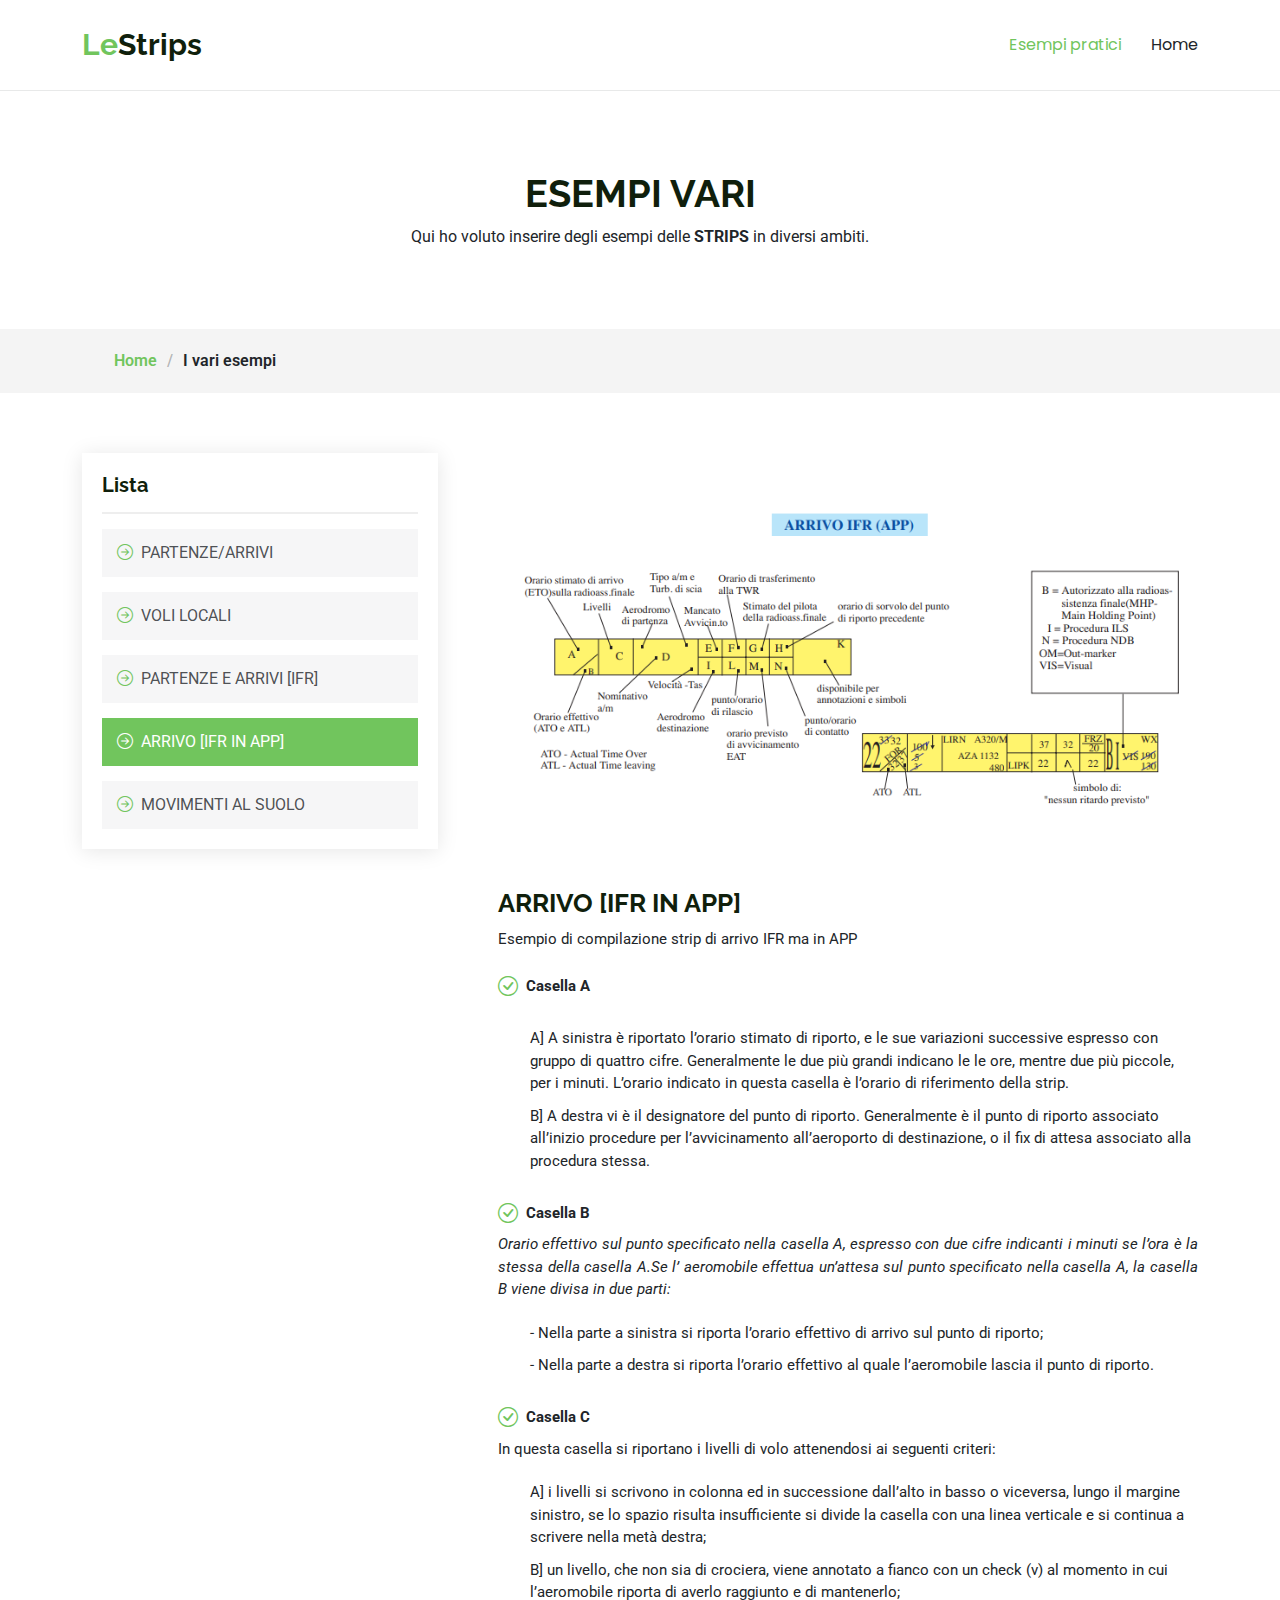
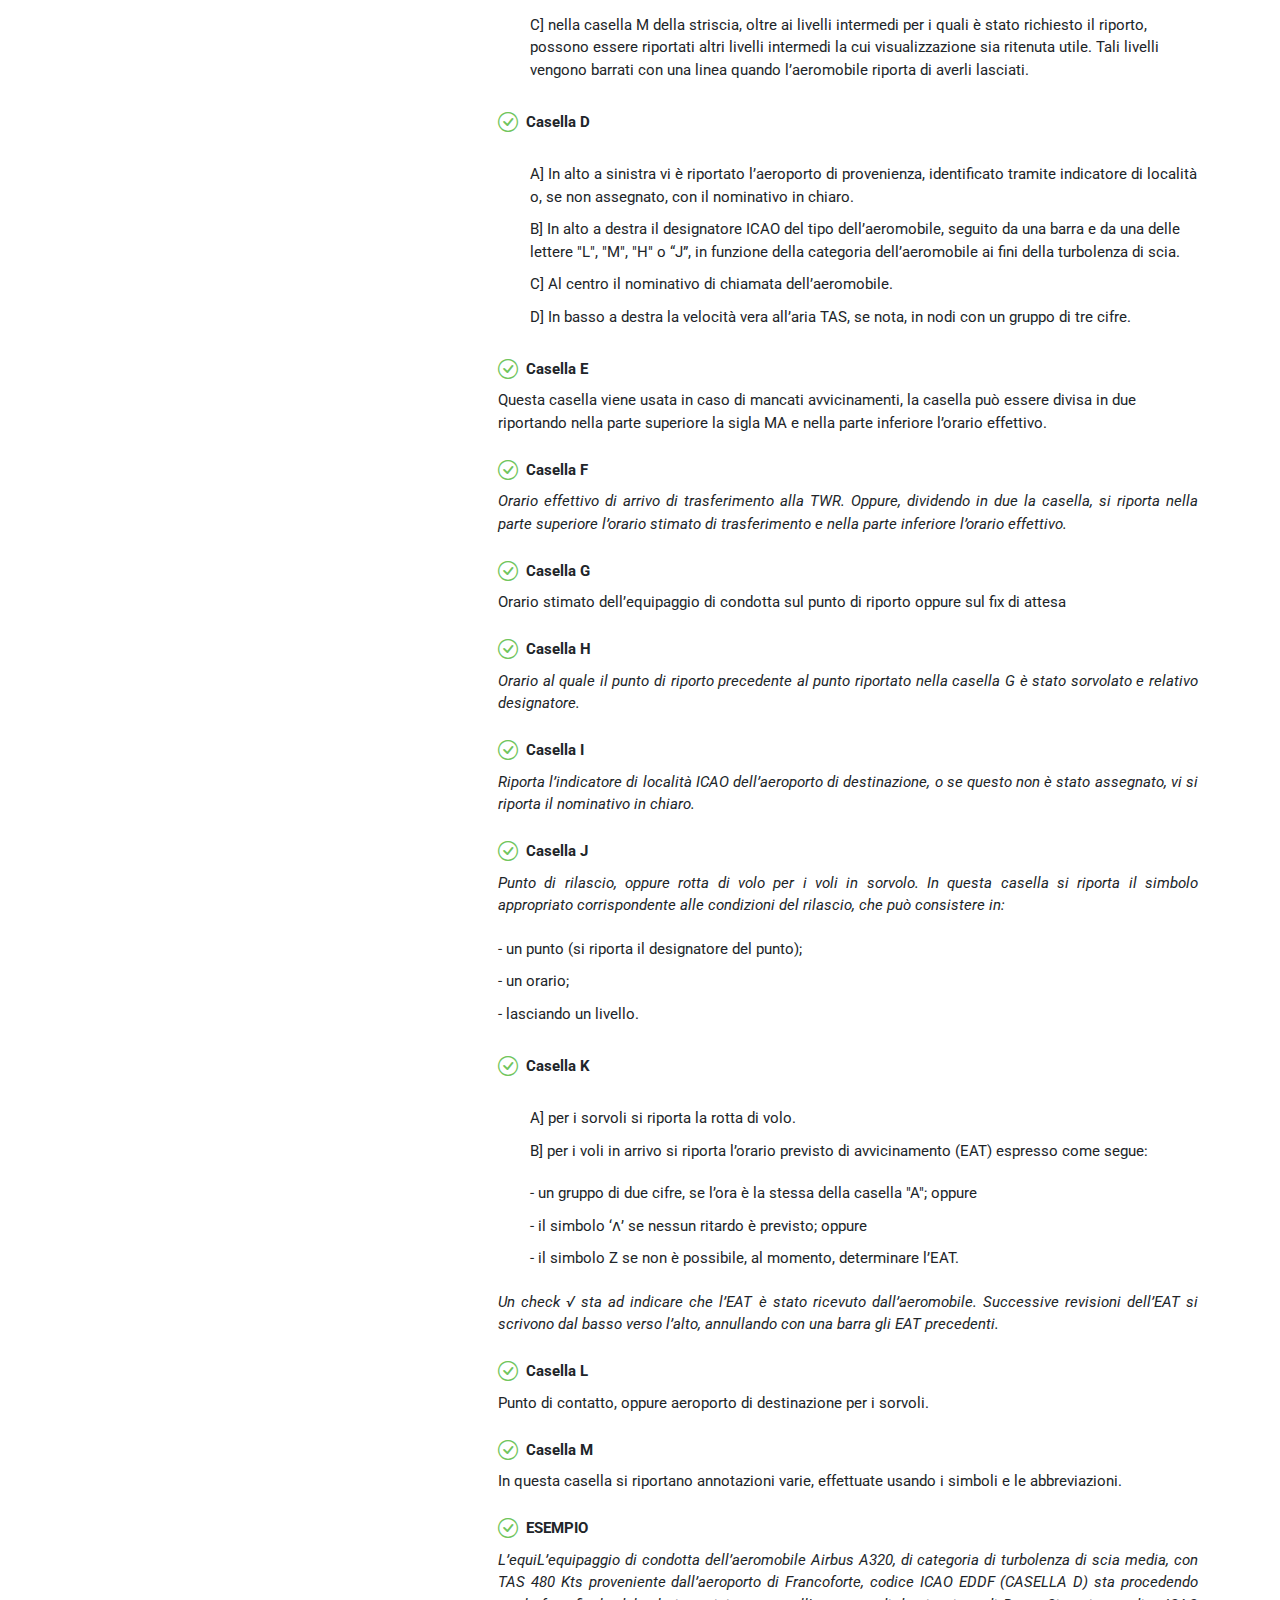
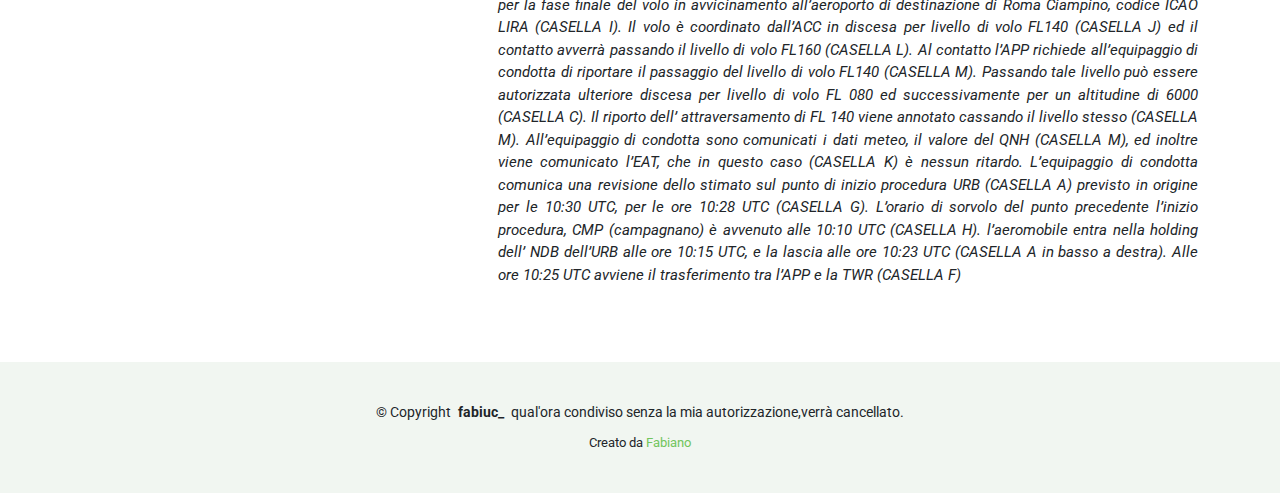
<file: IEsempio4.html>
<!DOCTYPE html>
<html lang="en">

<head>
  <meta charset="utf-8">
  <meta content="width=device-width, initial-scale=1.0" name="viewport">
  <title>Le Strisce Progresso Volo</title>
  <meta name="description" content="">
  <meta name="keywords" content="">

  <!-- Favicons -->
  <link href="assets/img/favicon.png" rel="icon">
  <link href="assets/img/apple-touch-icon.png" rel="apple-touch-icon">

  <!-- Fonts -->
  <link href="https://fonts.googleapis.com" rel="preconnect">
  <link href="https://fonts.gstatic.com" rel="preconnect" crossorigin>
  <link href="https://fonts.googleapis.com/css2?family=Roboto:ital,wght@0,100;0,300;0,400;0,500;0,700;0,900;1,100;1,300;1,400;1,500;1,700;1,900&family=Poppins:ital,wght@0,100;0,200;0,300;0,400;0,500;0,600;0,700;0,800;0,900;1,100;1,200;1,300;1,400;1,500;1,600;1,700;1,800;1,900&family=Raleway:ital,wght@0,100;0,200;0,300;0,400;0,500;0,600;0,700;0,800;0,900;1,100;1,200;1,300;1,400;1,500;1,600;1,700;1,800;1,900&display=swap" rel="stylesheet">

  <!-- Vendor CSS Files -->
  <link href="assets/vendor/bootstrap/css/bootstrap.min.css" rel="stylesheet">
  <link href="assets/vendor/bootstrap-icons/bootstrap-icons.css" rel="stylesheet">
  <link href="assets/vendor/aos/aos.css" rel="stylesheet">
  <link href="assets/vendor/glightbox/css/glightbox.min.css" rel="stylesheet">

  <!-- Main CSS File -->
  <link href="assets/css/main.css" rel="stylesheet">

  <!-- =======================================================
  * Template Name: eStartup
  * Template URL: https://bootstrapmade.com/estartup-bootstrap-landing-page-template/
  * Updated: Aug 07 2024 with Bootstrap v5.3.3
  * Author: BootstrapMade.com
  * License: https://bootstrapmade.com/license/
  ======================================================== -->
</head>

<body class="service-details-page">

  <header id="header" class="header d-flex align-items-center sticky-top">
    <div class="container-fluid container-xl position-relative d-flex align-items-center justify-content-between">

      <a href="index1.html" class="logo d-flex align-items-center">
        <!-- Uncomment the line below if you also wish to use an image logo -->
        <!-- <img src="assets/img/logo.png" alt=""> -->
        <h1 class="sitename"><span>Le</span>Strips</h1>
      </a>

      <nav id="navmenu" class="navmenu">
        <ul>
          <li><a href="#home" class="active">Esempi pratici</a></li>
          <li><a href="index1.html">Home</a></li>
        </ul>
        <i class="mobile-nav-toggle d-xl-none bi bi-list"></i>
      </nav>


    </div>
  </header>

  <main class="main">

    <!-- Page Title -->
    <div class="page-title" data-aos="fade">
      <div class="heading">
        <div class="container">
          <div class="row d-flex justify-content-center text-center">
            <div class="col-lg-8">
              <h1>ESEMPI VARI</h1>
              <p class="mb-0">Qui ho voluto inserire degli esempi delle <b>STRIPS</b> in  diversi ambiti.</p>
            </div>
          </div>
        </div>
      </div>
      <nav class="breadcrumbs">
        <div class="container">
          <ol>
            <li><a href="index1.html">Home</a></li>
            <li class="current">I vari esempi</li>
          </ol>
        </div>
      </nav>
    </div><!-- End Page Title -->

<!-- Service Details Section -->
<section id="service-details" class="service-details section">

  <div class="container">

    <div class="row gy-5">

      <div class="col-lg-4" data-aos="fade-up" data-aos-delay="100">

        <div class="service-box">
          <h4>Lista</h4>
          <div class="services-list">
            <a href="IEsempio1.html"><i class="bi bi-arrow-right-circle"></i><span>PARTENZE/ARRIVI</span></a>
            <a href="IEsempio2.html"><i class="bi bi-arrow-right-circle"></i><span>VOLI LOCALI</span></a>
            <a href="IEsempio3.html"><i class="bi bi-arrow-right-circle"></i><span>PARTENZE E ARRIVI [IFR]</span></a>
            <a href="IEsempio4.html" class="active"><i class="bi bi-arrow-right-circle"></i><span>ARRIVO [IFR IN APP]</span></a>
            <a href="IEsempio5.html"><i class="bi bi-arrow-right-circle"></i><span>MOVIMENTI AL SUOLO</span></a>
          </div>
        </div><!-- End Services List -->

      </div>

          <!-- Iinizio descrizione Lista -->
          <div class="col-lg-8 ps-lg-5" data-aos="fade-up" data-aos-delay="200">
            <img src="assets/img/IEsempio4.png" alt="" class="img-fluid services-img">

            <h3>ARRIVO [IFR IN APP]</h3>
            <p>
              Esempio di compilazione strip di arrivo IFR ma in APP</p>
            <ul>
              <li><i class="bi bi-check-circle"></i> <span><b>Casella A</b></span></li>
              <p align="justify" class="fst-italic">
                <ol>
                  <li>A] A sinistra è riportato l’orario stimato di riporto, e le sue variazioni successive espresso con
                    gruppo di quattro cifre. Generalmente le due più grandi indicano le le ore, mentre due più
                    piccole, per i minuti. L’orario indicato in questa casella è l’orario di riferimento della strip.</li>
                  <li>B] A destra vi è il designatore del punto di riporto. Generalmente è il punto di riporto associato
                    all’inizio procedure per l’avvicinamento all’aeroporto di destinazione, o il fix di attesa
                    associato alla procedura stessa.</li>
                  </ol>
                </p>
              <li><i class="bi bi-check-circle"></i> <span><b>Casella B</b></span></li>
              <p align="justify" class="fst-italic">Orario effettivo sul punto specificato nella casella A, espresso con due cifre indicanti i minuti se
                l’ora è la stessa della casella A.Se l’ aeromobile effettua un’attesa sul punto specificato nella casella A, la casella B viene divisa in
                due parti:
              </p>
              <p>
                <ol>
                  <li>- Nella parte a sinistra si riporta l’orario effettivo di arrivo sul punto di riporto;</li>
                  <li>- Nella parte a destra si riporta l’orario effettivo al quale l’aeromobile lascia il punto di riporto.</li>
                </ol>
              </p>
              <li><i class="bi bi-check-circle"></i> <span><b>Casella C</b></span></li>
              <p>In questa casella si riportano i livelli di volo attenendosi ai seguenti criteri:
                <ol>
                  <li>A] i livelli si scrivono in colonna ed in successione dall’alto in basso o viceversa, lungo il
                    margine sinistro, se lo spazio risulta insufficiente si divide la casella con una linea verticale
                    e si continua a scrivere nella metà destra;</li>
                  <li>B] un livello, che non sia di crociera, viene annotato a fianco con un check (v) al momento
                    in cui l’aeromobile riporta di averlo raggiunto e di mantenerlo;</li>
                  <li>C] nella casella M della striscia, oltre ai livelli intermedi per i quali è stato richiesto il
                    riporto, possono essere riportati altri livelli intermedi la cui visualizzazione sia ritenuta utile.
                    Tali livelli vengono barrati con una linea quando l’aeromobile riporta di averli lasciati.</li>
                </ol>
                </p>
              <li><i class="bi bi-check-circle"></i> <span><b>Casella D</b></span></li>
              <p>
                <ol>
                  <li>A] In alto a sinistra vi è riportato l’aeroporto di provenienza, identificato tramite indicatore di
                    località o, se non assegnato, con il nominativo in chiaro.</li>
                  <li>B] In alto a destra il designatore ICAO del tipo dell’aeromobile, seguito da una barra e da una
                    delle lettere "L", "M", "H" o “J”, in funzione della categoria dell’aeromobile ai fini della
                    turbolenza di scia.</li>
                  <li>C] Al centro il nominativo di chiamata dell’aeromobile.</li>
                  <li>D] In basso a destra la velocità vera all’aria TAS, se nota, in nodi con un gruppo di tre cifre.</li>
                </ol>               
                </p>
              <li><i class="bi bi-check-circle"></i> <span><b>Casella E</b></span></li>
              <p>Questa casella viene usata in caso di mancati avvicinamenti, la casella può essere divisa in due
                riportando nella parte superiore la sigla MA e nella parte inferiore l’orario effettivo.
                </p>
              <li><i class="bi bi-check-circle"></i> <span><b>Casella F</b></span></li>
              <p align="justify" class="fst-italic">Orario effettivo di arrivo di trasferimento alla TWR. Oppure, dividendo in due la casella, si riporta
                nella parte superiore l’orario stimato di trasferimento e nella parte inferiore l’orario effettivo. 
              </p>
              <li><i class="bi bi-check-circle"></i> <span><b>Casella G</b></span></li>
              <p>
                Orario stimato dell’equipaggio di condotta sul punto di riporto oppure sul fix di attesa
              </p>
              <li><i class="bi bi-check-circle"></i> <span><b>Casella H</b></span></li>
              <p align="justify" class="fst-italic">
                Orario al quale il punto di riporto precedente al punto riportato nella casella G è stato sorvolato e relativo designatore.
              </p>
              <li><i class="bi bi-check-circle"></i> <span><b>Casella I</b></span></li>
              <p align="justify" class="fst-italic">Riporta l’indicatore di località ICAO dell’aeroporto di destinazione, o se questo non è stato
                assegnato, vi si riporta il nominativo in chiaro.
                </p>
              <li><i class="bi bi-check-circle"></i> <span><b>Casella J</b></span></li>
              <p align="justify" class="fst-italic">Punto di rilascio, oppure rotta di volo per i voli in sorvolo. In questa casella si riporta il simbolo
                appropriato corrispondente alle condizioni del rilascio, che può consistere in:
                <ul>
                 <li>- un punto (si riporta il designatore del punto);</li>
                 <li>- un orario;</li>
                 <li>- lasciando un livello.</li>
                </ul>
              </p>
              <li><i class="bi bi-check-circle"></i> <span><b>Casella K</b></span></li>
              <p>
                <ol>
                  <li>A] per i sorvoli si riporta la rotta di volo.</li>
                  <li>B] per i voli in arrivo si riporta l’orario previsto di avvicinamento (EAT) espresso come segue:
                    <li>
                      <li>- un gruppo di due cifre, se l’ora è la stessa della casella "A"; oppure</li>
                      <li>- il simbolo ‘ʌ’ se nessun ritardo è previsto; oppure</li>
                      <li>- il simbolo Z se non è possibile, al momento, determinare l’EAT.</li>
                  </li>
                </ol>
              </p>
                <p align="justify" class="fst-italic">
                Un check √ sta ad indicare che l’EAT è stato ricevuto dall’aeromobile. Successive revisioni
                dell’EAT si scrivono dal basso verso l’alto, annullando con una barra gli EAT precedenti.</p>
              <li><i class="bi bi-check-circle"></i> <span><b>Casella L</b></span></li>
              <p>Punto di contatto, oppure aeroporto di destinazione per i sorvoli.</p>
              <li><i class="bi bi-check-circle"></i> <span><b>Casella M</b></span></li>
              <p>In questa casella si riportano annotazioni varie, effettuate usando i simboli e le abbreviazioni.</p>
            <li><i class="bi bi-check-circle"></i> <span><b>ESEMPIO</b></span></li>
            
            <p align="justify" class="fst-italic">
L’equiL’equipaggio di condotta dell’aeromobile Airbus A320, di categoria di turbolenza di scia media,
con TAS 480 Kts proveniente dall’aeroporto di Francoforte, codice ICAO EDDF (CASELLA D)
sta procedendo per la fase finale del volo in avvicinamento all’aeroporto di destinazione di Roma
Ciampino, codice ICAO LIRA (CASELLA I). Il volo è coordinato dall’ACC in discesa per livello
di volo FL140 (CASELLA J) ed il contatto avverrà passando il livello di volo FL160 (CASELLA
L). Al contatto l’APP richiede all’equipaggio di condotta di riportare il passaggio del livello di volo
FL140 (CASELLA M). Passando tale livello può essere autorizzata ulteriore discesa per livello di
volo FL 080 ed successivamente per un altitudine di 6000 (CASELLA C). Il riporto dell’
attraversamento di FL 140 viene annotato cassando il livello stesso (CASELLA M). All’equipaggio
di condotta sono comunicati i dati meteo, il valore del QNH (CASELLA M), ed inoltre viene
comunicato l’EAT, che in questo caso (CASELLA K) è nessun ritardo. L’equipaggio di condotta
comunica una revisione dello stimato sul punto di inizio procedura URB (CASELLA A) previsto in
origine per le 10:30 UTC, per le ore 10:28 UTC (CASELLA G). L’orario di sorvolo del punto
precedente l’inizio procedura, CMP (campagnano) è avvenuto alle 10:10 UTC (CASELLA H).
l’aeromobile entra nella holding dell’ NDB dell’URB alle ore 10:15 UTC, e la lascia alle ore 10:23
UTC (CASELLA A in basso a destra). Alle ore 10:25 UTC avviene il trasferimento tra l’APP e la
TWR (CASELLA F)
            </p>
          </ul>
          </div><!-- Fine descrizione Lista -->

      </div>

    </section><!-- /Service Details Section -->

  </main>

  <footer id="footer" class="footer light-background">

    <div class="container">
      <div class="copyright text-center ">
        <p>© <span>Copyright</span> <strong class="px-1 sitename">fabiuc_</strong> <span>qual'ora condiviso senza la mia autorizzazione,verrà cancellato.</span></p>
      </div>
      <div class="credits">
        Creato da <a href="http://t3.gstatic.com/licensed-image?q=tbn:ANd9GcQscBPrV8bfBhD_cejndO77ukRguP97GuE0IkujRa4fGFtHviqdchd_obzSixNIoVdvoxazJahdqMuS3xZA3bU">Fabiano</a>
      </div>
    </div>

  </footer>

  <!-- Scroll Top -->
  <a href="#" id="scroll-top" class="scroll-top d-flex align-items-center justify-content-center"><i class="bi bi-arrow-up-short"></i></a>

  <!-- Preloader -->
  <div id="preloader"></div>

  <!-- Vendor JS Files -->
  <script src="assets/vendor/bootstrap/js/bootstrap.bundle.min.js"></script>
  <script src="assets/vendor/php-email-form/validate.js"></script>
  <script src="assets/vendor/aos/aos.js"></script>
  <script src="assets/vendor/glightbox/js/glightbox.min.js"></script>

  <!-- Main JS File -->
  <script src="assets/js/main.js"></script>

</body>

</html>
</file>
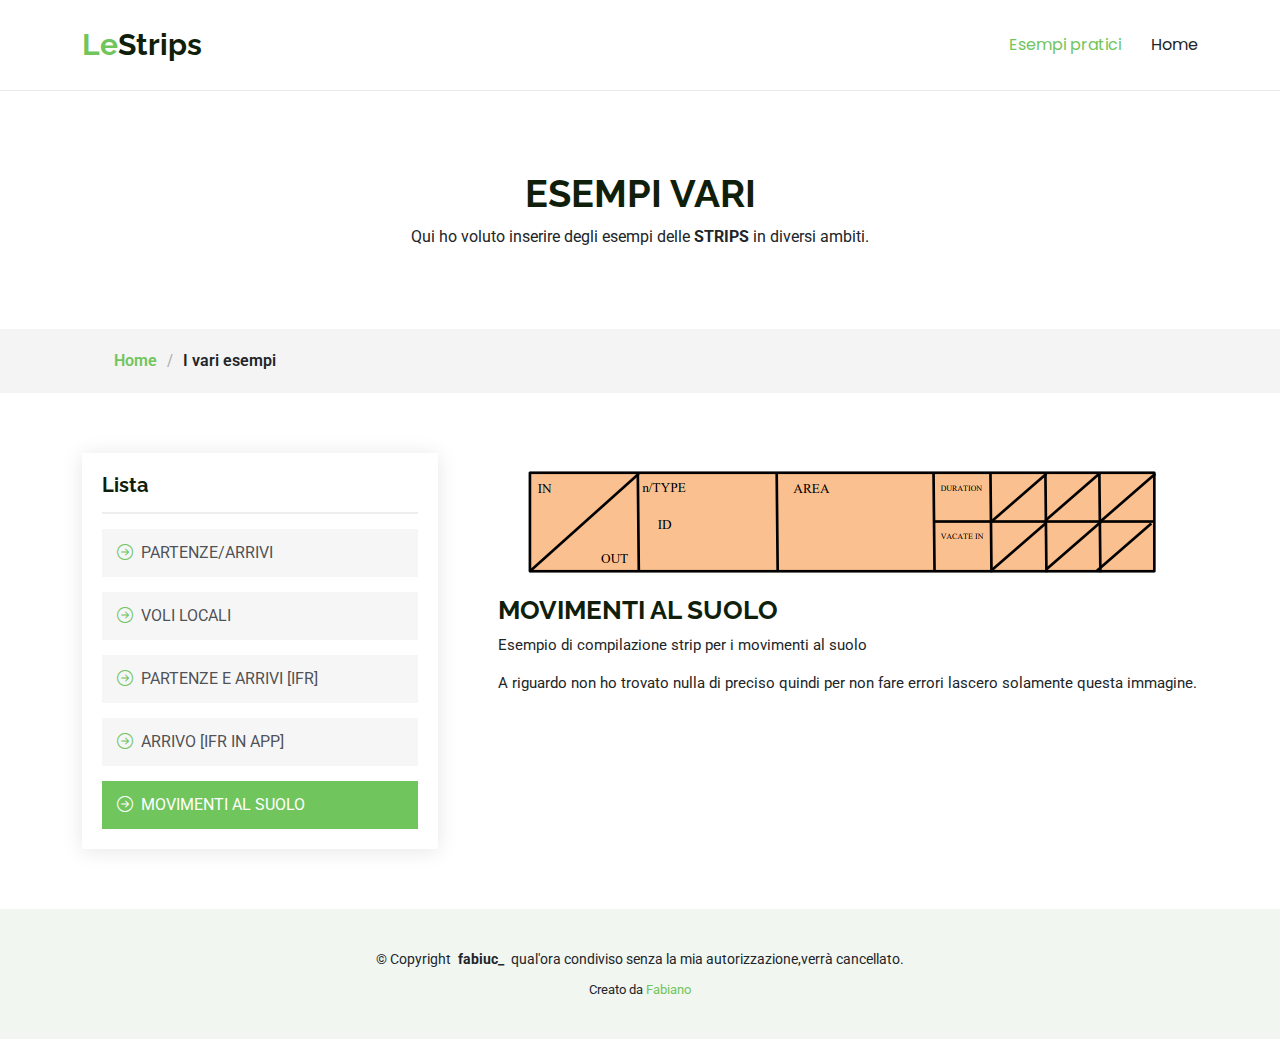
<file: IEsempio5.html>
<!DOCTYPE html>
<html lang="en">

<head>
  <meta charset="utf-8">
  <meta content="width=device-width, initial-scale=1.0" name="viewport">
  <title>Le Strisce Progresso Volo</title>
  <meta name="description" content="">
  <meta name="keywords" content="">

  <!-- Favicons -->
  <link href="assets/img/favicon.png" rel="icon">
  <link href="assets/img/apple-touch-icon.png" rel="apple-touch-icon">

  <!-- Fonts -->
  <link href="https://fonts.googleapis.com" rel="preconnect">
  <link href="https://fonts.gstatic.com" rel="preconnect" crossorigin>
  <link href="https://fonts.googleapis.com/css2?family=Roboto:ital,wght@0,100;0,300;0,400;0,500;0,700;0,900;1,100;1,300;1,400;1,500;1,700;1,900&family=Poppins:ital,wght@0,100;0,200;0,300;0,400;0,500;0,600;0,700;0,800;0,900;1,100;1,200;1,300;1,400;1,500;1,600;1,700;1,800;1,900&family=Raleway:ital,wght@0,100;0,200;0,300;0,400;0,500;0,600;0,700;0,800;0,900;1,100;1,200;1,300;1,400;1,500;1,600;1,700;1,800;1,900&display=swap" rel="stylesheet">

  <!-- Vendor CSS Files -->
  <link href="assets/vendor/bootstrap/css/bootstrap.min.css" rel="stylesheet">
  <link href="assets/vendor/bootstrap-icons/bootstrap-icons.css" rel="stylesheet">
  <link href="assets/vendor/aos/aos.css" rel="stylesheet">
  <link href="assets/vendor/glightbox/css/glightbox.min.css" rel="stylesheet">

  <!-- Main CSS File -->
  <link href="assets/css/main.css" rel="stylesheet">

  <!-- =======================================================
  * Template Name: eStartup
  * Template URL: https://bootstrapmade.com/estartup-bootstrap-landing-page-template/
  * Updated: Aug 07 2024 with Bootstrap v5.3.3
  * Author: BootstrapMade.com
  * License: https://bootstrapmade.com/license/
  ======================================================== -->
</head>

<body class="service-details-page">

  <header id="header" class="header d-flex align-items-center sticky-top">
    <div class="container-fluid container-xl position-relative d-flex align-items-center justify-content-between">

      <a href="index1.html" class="logo d-flex align-items-center">
        <!-- Uncomment the line below if you also wish to use an image logo -->
        <!-- <img src="assets/img/logo.png" alt=""> -->
        <h1 class="sitename"><span>Le</span>Strips</h1>
      </a>

      <nav id="navmenu" class="navmenu">
        <ul>
          <li><a href="#home" class="active">Esempi pratici</a></li>
          <li><a href="index1.html">Home</a></li>
        </ul>
        <i class="mobile-nav-toggle d-xl-none bi bi-list"></i>
      </nav>


    </div>
  </header>

  <main class="main">

    <!-- Page Title -->
    <div class="page-title" data-aos="fade">
      <div class="heading">
        <div class="container">
          <div class="row d-flex justify-content-center text-center">
            <div class="col-lg-8">
              <h1>ESEMPI VARI</h1>
              <p class="mb-0">Qui ho voluto inserire degli esempi delle <b>STRIPS</b> in  diversi ambiti.</p>
            </div>
          </div>
        </div>
      </div>
      <nav class="breadcrumbs">
        <div class="container">
          <ol>
            <li><a href="index1.html">Home</a></li>
            <li class="current">I vari esempi</li>
          </ol>
        </div>
      </nav>
    </div><!-- End Page Title -->

    <!-- Service Details Section -->
    <section id="service-details" class="service-details section">

      <div class="container">

        <div class="row gy-5">

          <div class="col-lg-4" data-aos="fade-up" data-aos-delay="100">

            <div class="service-box">
              <h4>Lista</h4>
              <div class="services-list">
                <a href="IEsempio1.html"><i class="bi bi-arrow-right-circle"></i><span>PARTENZE/ARRIVI</span></a>
                <a href="IEsempio2.html"><i class="bi bi-arrow-right-circle"></i><span>VOLI LOCALI</span></a>
                <a href="IEsempio3.html"><i class="bi bi-arrow-right-circle"></i><span>PARTENZE E ARRIVI [IFR]</span></a>
                <a href="IEsempio4.html"><i class="bi bi-arrow-right-circle"></i><span>ARRIVO [IFR IN APP]</span></a>
                <a href="IEsempio5.html" class="active"><i class="bi bi-arrow-right-circle"></i><span>MOVIMENTI AL SUOLO</span></a>
              </div>
            </div><!-- End Services List -->


          </div>

          <!-- Iinizio descrizione Lista -->
          <div class="col-lg-8 ps-lg-5" data-aos="fade-up" data-aos-delay="200">
            <img src="assets/img/IEsempio5.png" alt="" class="img-fluid services-img">
            <h3>MOVIMENTI AL SUOLO</h3>
            <p>
              Esempio di compilazione strip per i movimenti al suolo</p>
              <p>
                A riguardo non ho trovato nulla di preciso quindi per non fare errori lascero solamente questa immagine.</p>
            
          </div><!-- Fine descrizione Lista -->
      </div>

    </section><!-- /Service Details Section -->

  </main>

  <footer id="footer" class="footer light-background">

    <div class="container">
      <div class="copyright text-center ">
        <p>© <span>Copyright</span> <strong class="px-1 sitename">fabiuc_</strong> <span>qual'ora condiviso senza la mia autorizzazione,verrà cancellato.</span></p>
      </div>
      <div class="credits">
        Creato da <a href="http://t3.gstatic.com/licensed-image?q=tbn:ANd9GcQscBPrV8bfBhD_cejndO77ukRguP97GuE0IkujRa4fGFtHviqdchd_obzSixNIoVdvoxazJahdqMuS3xZA3bU">Fabiano</a>
      </div>
    </div>

  </footer>

  <!-- Scroll Top -->
  <a href="#" id="scroll-top" class="scroll-top d-flex align-items-center justify-content-center"><i class="bi bi-arrow-up-short"></i></a>

  <!-- Preloader -->
  <div id="preloader"></div>

  <!-- Vendor JS Files -->
  <script src="assets/vendor/bootstrap/js/bootstrap.bundle.min.js"></script>
  <script src="assets/vendor/php-email-form/validate.js"></script>
  <script src="assets/vendor/aos/aos.js"></script>
  <script src="assets/vendor/glightbox/js/glightbox.min.js"></script>

  <!-- Main JS File -->
  <script src="assets/js/main.js"></script>

</body>

</html>
</file>
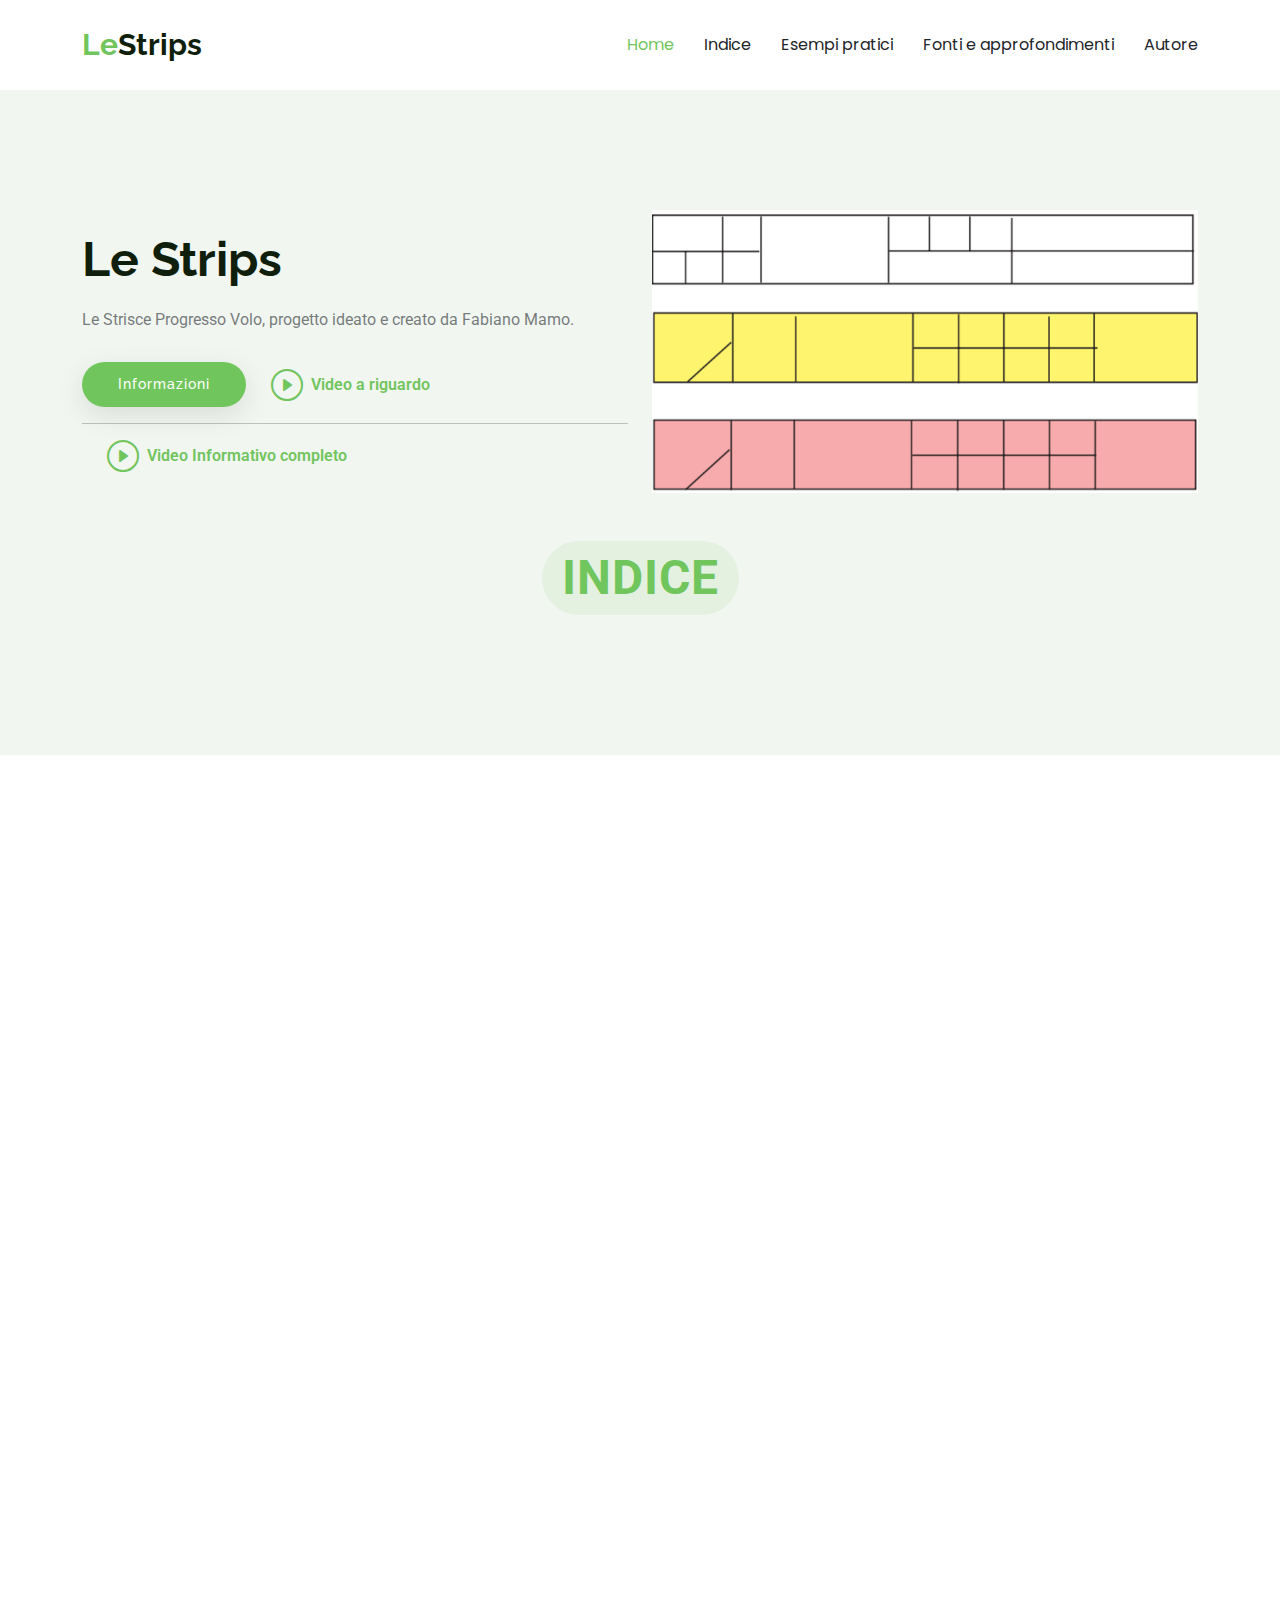
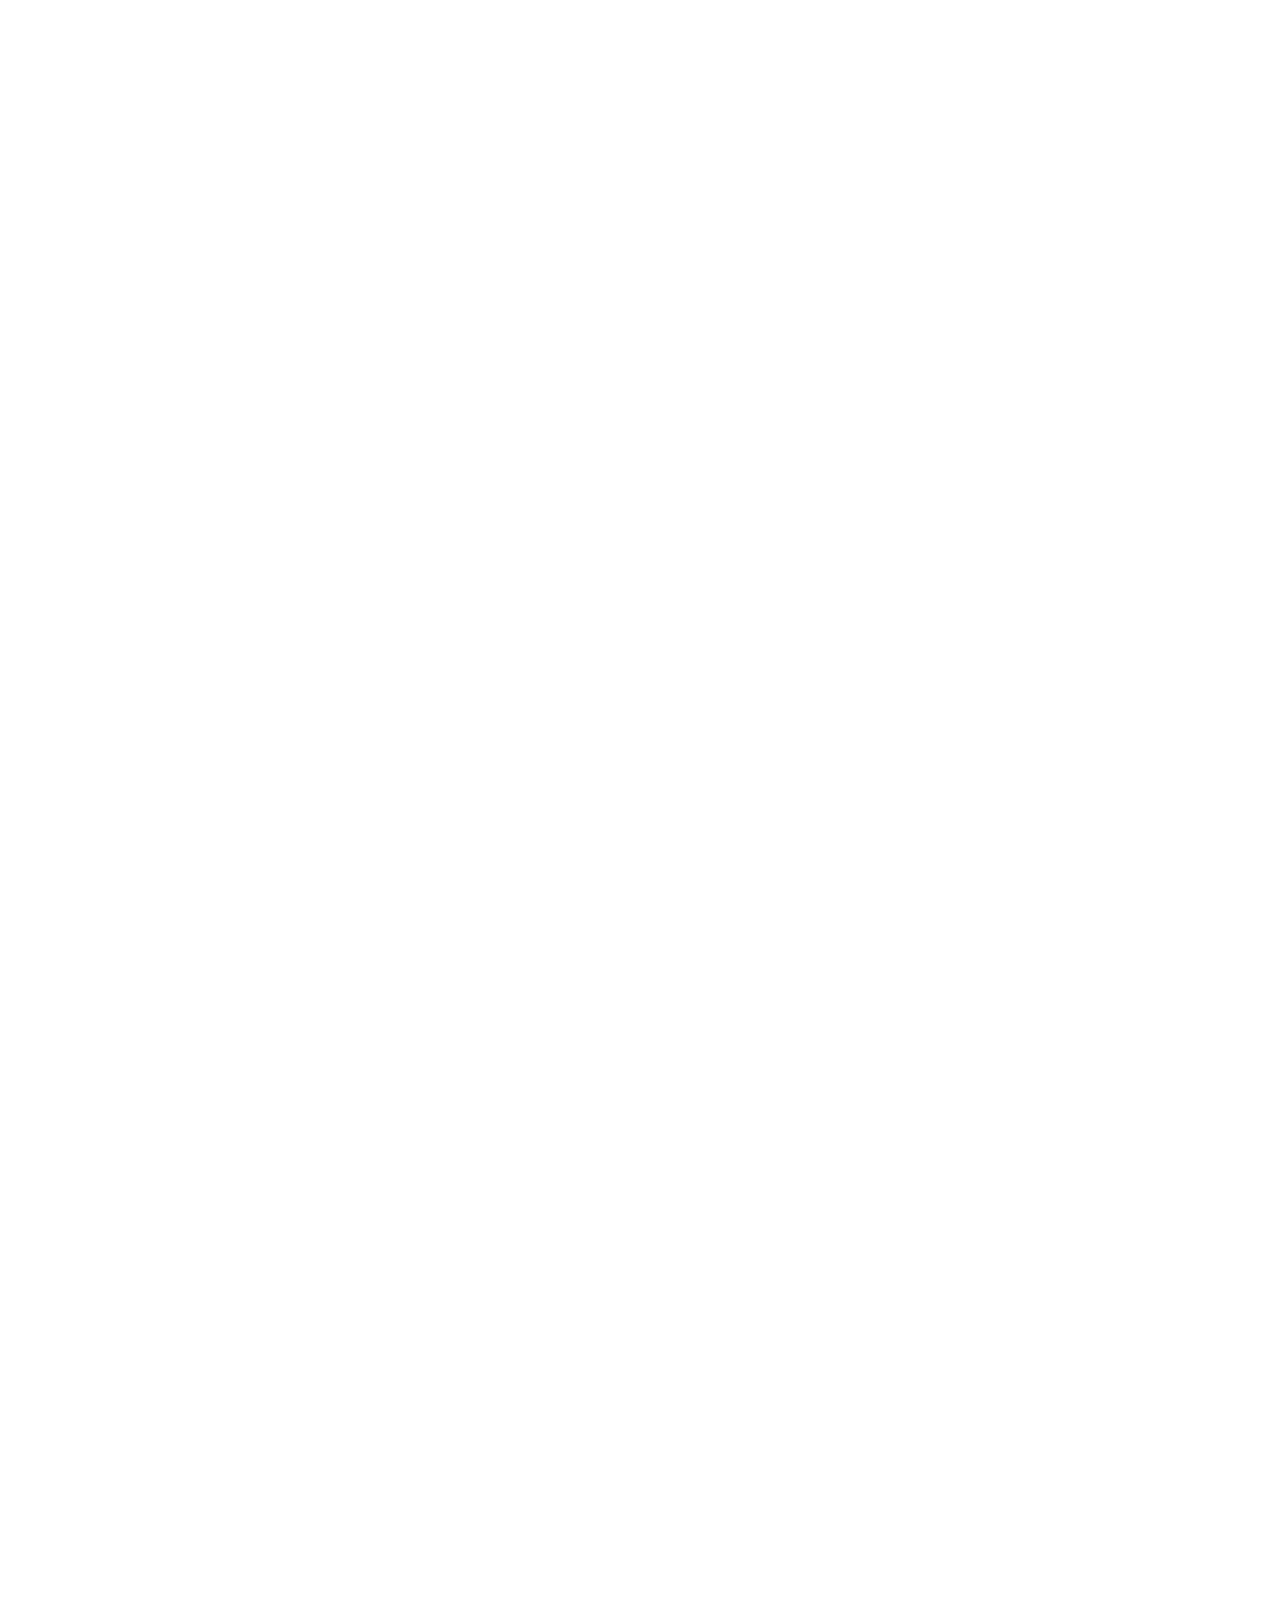
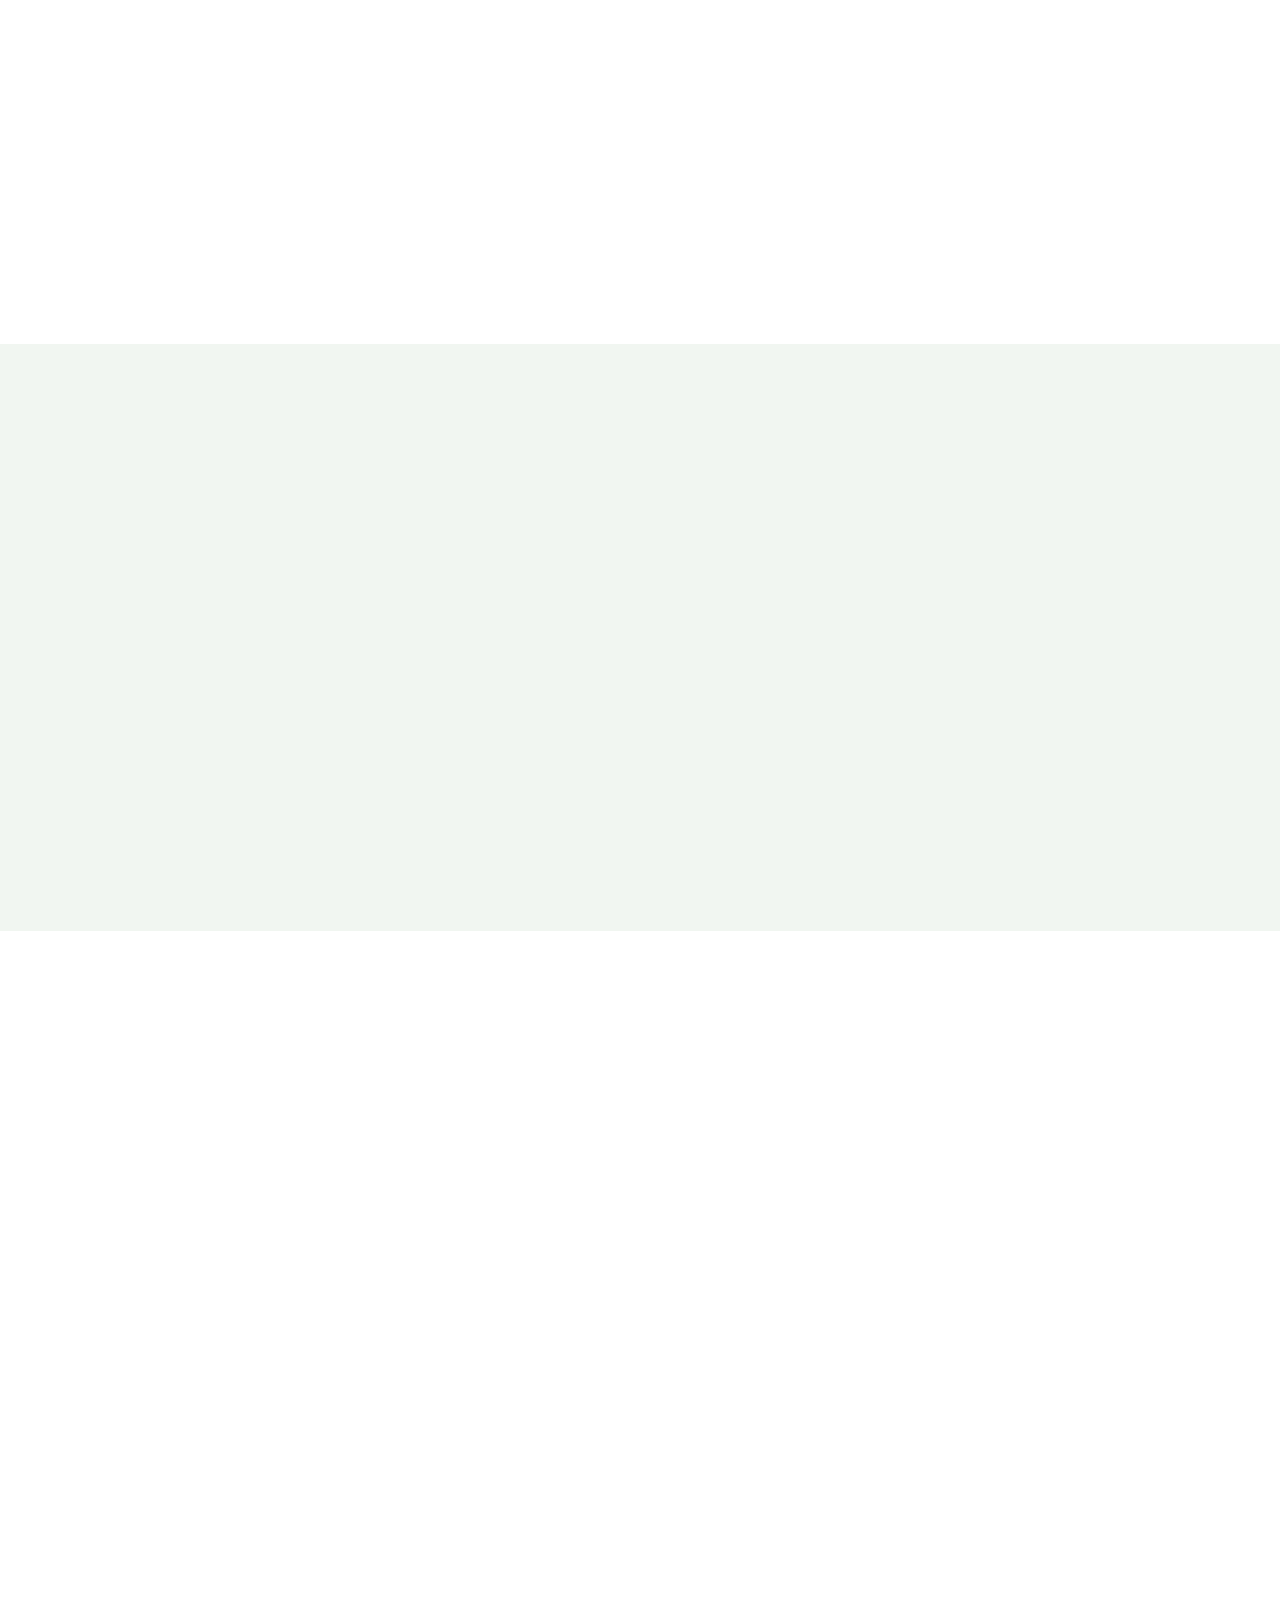
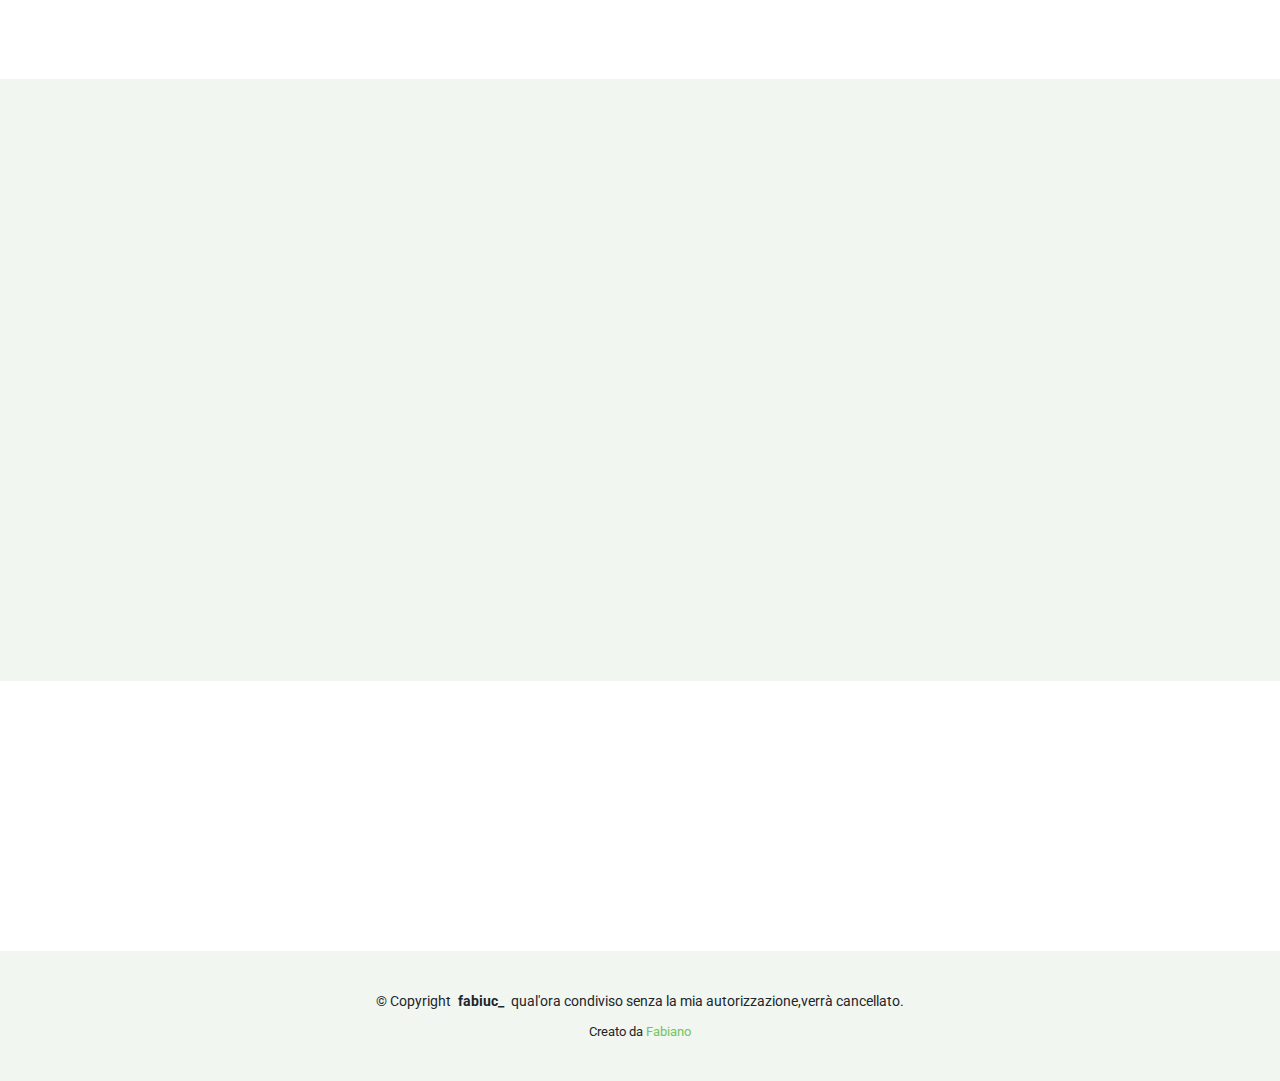
<file: index1.html>
<!DOCTYPE html>
<html lang="en">

<head>
  <meta charset="utf-8">
  <meta content="width=device-width, initial-scale=1.0" name="viewport">
  <title>Le Strisce Progresso Volo</title>
  <meta name="description" content="">
  <meta name="keywords" content="">

  <!-- Favicons -->
  <link href="assets/img/favicon.png" rel="icon">
  <link href="assets/img/apple-touch-icon.png" rel="apple-touch-icon">

  <!-- Fonts -->
  <link href="https://fonts.googleapis.com" rel="preconnect">
  <link href="https://fonts.gstatic.com" rel="preconnect" crossorigin>
  <link href="https://fonts.googleapis.com/css2?family=Roboto:ital,wght@0,100;0,300;0,400;0,500;0,700;0,900;1,100;1,300;1,400;1,500;1,700;1,900&family=Poppins:ital,wght@0,100;0,200;0,300;0,400;0,500;0,600;0,700;0,800;0,900;1,100;1,200;1,300;1,400;1,500;1,600;1,700;1,800;1,900&family=Raleway:ital,wght@0,100;0,200;0,300;0,400;0,500;0,600;0,700;0,800;0,900;1,100;1,200;1,300;1,400;1,500;1,600;1,700;1,800;1,900&display=swap" rel="stylesheet">

  <!-- Vendor CSS Files -->
  <link href="assets/vendor/bootstrap/css/bootstrap.min.css" rel="stylesheet">
  <link href="assets/vendor/bootstrap-icons/bootstrap-icons.css" rel="stylesheet">
  <link href="assets/vendor/aos/aos.css" rel="stylesheet">
  <link href="assets/vendor/glightbox/css/glightbox.min.css" rel="stylesheet">

  <!-- Main CSS File -->
  <link href="assets/css/main.css" rel="stylesheet">

  <!-- =======================================================
  * Template Name: eStartup
  * Template URL: https://bootstrapmade.com/estartup-bootstrap-landing-page-template/
  * Updated: Aug 07 2024 with Bootstrap v5.3.3
  * Author: BootstrapMade.com
  * License: https://bootstrapmade.com/license/
  ======================================================== -->
</head>

<body class="index-page">

  <header id="header" class="header d-flex align-items-center sticky-top">
    <div class="container-fluid container-xl position-relative d-flex align-items-center justify-content-between">

      <a href="index.html" class="logo d-flex align-items-center">
        <!-- Uncomment the line below if you also wish to use an image logo -->
        <!-- <img src="assets/img/logo.png" alt=""> -->
        <h1 class="sitename"><span>Le</span>Strips</h1>
      </a>

      <nav id="navmenu" class="navmenu">
        <ul>
          <li><a href="#hero" class="active">Home</a></li>
          <li><a href="#indice">Indice</a></li>
          <li><a href="#features">Esempi pratici</a></li>
          <li><a href="#pricing">Fonti e approfondimenti</a></li>
          <li><a href="#contact">Autore</a></li>
        </ul>
        <i class="mobile-nav-toggle d-xl-none bi bi-list"></i>
      </nav>

    </div>
  </header>

  <main class="main">

    <!-- Hero Section -->
    <section id="hero" class="hero section light-background">

      <div class="container position-relative" data-aos="fade-up" data-aos-delay="100" id="indice">
        <div class="row gy-5">
          <div class="col-lg-6 order-2 order-lg-1 d-flex flex-column justify-content-center">
            <h2>Le Strips</h2>
            <p>Le Strisce Progresso Volo, progetto ideato e creato da Fabiano Mamo.</p>
            <div class="d-flex">
              <a href="#about" class="btn-get-started">Informazioni</a>
              <a href="https://www.youtube.com/watch?v=qOFZgfybVnk" class="glightbox btn-watch-video d-flex align-items-center"><i class="bi bi-play-circle"></i><span>Video a riguardo</span></a>
            </div>
            <hr>
            <div><a href="https://www.youtube.com/watch?v=Ws6_OnmNcoc" class="glightbox btn-watch-video d-flex align-items-center"><i class="bi bi-play-circle"></i><span>Video Informativo completo</span></a> </div>
          </div>
          <div class="col-lg-6 order-1 order-lg-2">
            <img src="assets/img/hero-img.png" class="img-fluid" alt="">
          </div>
        </div>
      </div>

      <div class="icon-boxes position-relative" data-aos="fade-up" data-aos-delay="200">
        <div class="container position-relative">          
          <div class="row gy-4 mt-5">
      
            <!-- Section Title -->
<div class="container section-title" data-aos="fade-up" id="indiceTitle" style="cursor:pointer;">
  <h2>INDICE</h2>
</div><!-- End Section Title -->

<!-- Sezione con le icon-boxes che è inizialmente nascosta -->
<div id="iconBoxes" class="icon-boxes position-relative" data-aos="fade-up" data-aos-delay="200" style="display: none;">
  <div class="container position-relative">
    <div class="row gy-4 mt-5">
      <div class="col-xl-3 col-md-6">
        <div class="icon-box">
          <div class="icon"><i class="bi bi-1-square-fill"></i></div>
          <h4 class="title">
            <!-- Aggiungi il link all'elemento con la classe "who-we-are" -->
            <a href="#introduzione" class="stretched-link">Introduzione e Funzione Operativa</a>
          </h4>
        </div>
      </div><!-- End Icon Box -->

      <div class="col-xl-3 col-md-6">
        <div class="icon-box">
          <div class="icon"><i class="bi bi-2-square-fill"></i></div>
          <h4 class="title">
            <a href="#struttura" class="stretched-link">Struttura e Compilazione</a>
          </h4>
        </div>
      </div><!-- End Icon Box -->

      <div class="col-xl-3 col-md-6">
        <div class="icon-box">
          <div class="icon"><i class="bi bi-3-square-fill"></i></div>
          <h4 class="title"><a href="#tipologie" class="stretched-link">Codifica dei Colori e Tipologie</a></h4>
        </div>
      </div><!-- End Icon Box -->

      <div class="col-xl-3 col-md-6">
        <div class="icon-box">
          <div class="icon"><i class="bi bi-4-square-fill"></i></div>
          <h4 class="title"><a href="#evoluzione" class="stretched-link">Evoluzione: Dalla Carta all'Elettronica</a></h4>
        </div>
      </div><!-- End Icon Box -->

      <div class="col-xl-3 col-md-6">
        <div class="icon-box">
          <div class="icon"><i class="bi bi-5-square-fill"></i></div>
          <h4 class="title"><a href="#significati" class="stretched-link">Significato Operativo e Criticità</a></h4>
        </div>
      </div><!-- End Icon Box -->

      <div class="col-xl-3 col-md-6">
        <div class="icon-box">
          <div class="icon" id="struttura"><i class="bi bi-6-square-fill"></i></div>
          <h4 class="title" id="introduzione" ><a href="#simbolismi" class="stretched-link">Simboli e Abbreviazioni</a></h4>
        </div>
      </div><!-- End Icon Box -->

    </div>
  </div>
</div><!-- End Icon Boxes -->

<!-- Script JavaScript -->
<script>
    // Prendiamo il titolo "INDICE" e la sezione con le icon-boxes
    const indiceTitle = document.getElementById("indiceTitle");
    const iconBoxes = document.getElementById("iconBoxes");
    
    // Aggiungiamo l'evento al clic del titolo "INDICE"
    indiceTitle.addEventListener("click", () => {
        // Se la sezione è nascosta, la mostriamo; se è visibile, la nascondiamo
        if (iconBoxes.style.display === "none" || iconBoxes.style.display === "") {
            iconBoxes.style.display = "block";
            // Aggiungiamo una classe per l'animazione
            let icons = document.querySelectorAll(".icon-box");
            icons.forEach((icon, index) => {
                icon.style.animation = `slideUp 0.5s ease-out forwards ${index * 0.3}s`;
            });
        } else {
            iconBoxes.style.display = "none";
        }
    });
</script>

<!-- CSS per l'animazione e per avvicinare i riquadri -->
<style>
    /* Animazione per l'effetto di discesa */
    @keyframes slideUp {
        0% {
            opacity: 0;
            transform: translateY(30px); /* Posiziona le box 30px sotto il punto di partenza */
        }
        100% {
            opacity: 1;
            transform: translateY(0); /* La box ritorna alla sua posizione originale */
        }
    }

    /* Aggiunge uno spazio tra le box e la pagina */
    .icon-box {
        opacity: 0; /* Iniziamo con le box invisibili */
    }

    /* Ridurre il margine tra il titolo e le box */
    #iconBoxes {
        margin-top: -100px; /* Riduci lo spazio sopra le box (puoi regolare il valore come preferisci) */
    }

    /* Impostiamo il margine per la sezione del titolo per avvicinarlo alla sezione icon-box */
    .section-title {
        margin-bottom: 0; /* Elimina il margine inferiore della sezione del titolo */
    }
</style>
          </div>
        </div>
      </div>

    </section><!-- /Hero Section -->

    <!-- About Section -->
    <section id="about" class="about section">

      <div class="container">

        <div class="row gy-4">

          <div class="col-lg-6 content" data-aos="fade-up" data-aos-delay="100">
            <p class="who-we-are">INTRODUZIONE</p>
            <h3>Introduzione e Funzione Operativa</h3>
            <p align="justify" class="fst-italic">
              Le strisce progresso volo, chiamate comunemente "STRIP", sono utilizzate per registrare e monitorare i dati relativi a un volo in corso. Inizialmente, erano il principale strumento per i controllori di volo, necessari per gestire le separazioni tra i velivoli, sia nel controllo d'area che nell'approccio procedurale. Con il passare del tempo e l'evoluzione della tecnologia, il loro ruolo è cambiato, diventando un semplice supporto ai sistemi radar e, infine, sostituito dalle strisce elettroniche.Per garantire una gestione sicura ed efficiente del traffico, l'uso delle strisce deve rispettare tre principi fondamentali:
            <ol>
              <li><b>Standardizzazione dei simboli</b></li>
              <li><b>Tempestività nell'aggiornamento dei dati</b></li>
              <li><b>Chiarezza nella compilazione</b></li>
            </ol>
            </p> 
            <img src="assets/img/about-company-3.jpg" alt="" class="img-fluid services-img">
          </div>
         

          <div class="col-lg-6 content" data-aos="fade-up" data-aos-delay="100">
            <p class="who-we-are">STRUTTURA</p>
            <h3>Struttura e Compilazione
            </h3>
            <p align="justify" class="fst-italic">
              Le strisce hanno dimensioni standard di circa 21 cm x 2,5 cm, e sono suddivise in varie sezioni, ognuna delle quali è destinata a un'informazione specifica. Questi includono dettagli come:
            <ol>
               <li><b>Codice del volo</b></li>
              <li><b>Tipo di aeromobile</b></li>
              <li><b>Livello di volo</b></li>
              <li><b>Velocità, rotta e punti di riporto</b></li>
              <li><b>Autorizzazioni di volo</b></li>
            </ol>
            <p align="justify" class="fst-italic">
              Le strisce progresso volo (STRIPs) devono essere preparate prima di ricevere il piano di volo e devono restare operative fino alla fine del servizio ATS. Possono essere modificate a livello locale, ma le modifiche devono essere chiare, codificate e riportate nelle IPI per evitare confusioni.
              La compilazione deve essere chiara, con inchiostro nero o blu e caratteri maiuscoli. I numeri "0" devono essere barrati (Ø) per non confonderli con la "O", e la "S" deve essere sottolineata per distinguerla dal numero "5". Se necessario, si aggiunge una nuova striscia e le correzioni devono essere visibili, non cancellate. È fondamentale trascrivere i dati appena ricevuti e annotare subito le autorizzazioni e istruzioni per evitare dimenticanze.
                          </p> 
                          <img src="assets/img/about-company-2.jpg" alt="" class="img-fluid services-img"  id="tipologie">
                         
                        </div>


          <div class="col-lg-6 content" data-aos="fade-up" data-aos-delay="100" id="evoluzione">
            <p class="who-we-are">TIPOLOGIE</p>
            <h3>Codifica dei Colori e Tipologie
            </h3>
            <p align="justify" class="fst-italic">
              In molti paesi, inclusa l'Italia, le strisce sono codificate con colori distintivi per facilitare l'immediata identificazione del tipo di traffico. I colori più comuni includono:
              <ol>
                <li><b>Mod. B (Bianco):</b>per aeromobili in partenza [VFR/IFR]</li>
               <li><b>Mod. A (Giallo):</b>per gli arrivi, servizio Di APP,volo Nel Servizio Di Regione [VFR/IFR]</li>
               <li><b>Mod. C (Viola/Rosa):</b>per il traffico locale [VFR/IFR]</li>
             </ol> 
                   <p align="justify" class="fst-italic">
                  Questa distinzione visiva consente ai controllori di identificare facilmente la situazione e la priorità di ogni volo, soprattutto in scenari con traffico intenso.
                </p>
                <img src="assets/img/immagine 4.jpg" alt="" class="img-fluid services-img">
                </div>
          
                <div class="col-lg-6 content" data-aos="fade-up" data-aos-delay="100">
                  <p class="who-we-are">EVOLUZIONE</p>
                  <h3>Evoluzione: Dalla Carta all'Elettronica</h3>
                  <p align="justify" class="fst-italic">
                    Con l'introduzione della tecnologia radar avanzata e dei sistemi automatizzati, le strisce hanno evoluto il loro formato, passando dalla carta alla versione elettronica. Oggi, le strisce digitali sono visibili sui monitor dei controllori e si aggiornano automaticamente, riducendo al minimo gli errori umani e migliorando la gestione del traffico aereo. Nonostante ciò, molte torri di controllo continuano ad utilizzare il formato cartaceo, soprattutto in situazioni procedurali dove è fondamentale avere un backup tangibile che non dipenda da sistemi elettronici.</p>
                    <img src="assets/img/immagine5.png" alt="" class="img-fluid services-img">                
                  </div>

                  <div class="col-lg-6 content" data-aos="fade-up" data-aos-delay="100" id="significati">
                    <p class="who-we-are">SIGNIFICATI</p>
                    <h3>Significato Operativo e Criticità
                    </h3>
                    <p align="justify" class="fst-italic">
                      Le strisce non sono solo uno strumento di lavoro, ma anche un elemento chiave per la sicurezza del traffico aereo. Esse permettono di:
                      <ol>
                        <li><b>Monitorare costantemente</b> il traffico e prevenire conflitti</li>
                       <li><b>Facilitare il passaggio</b> di informazioni tra i controllori di volo</li>
                       <li><b>Garantire una visione chiara</b> e dettagliata della situazione, utile in caso di incidenti</li>
                     </ol> 
                           <p align="justify" class="fst-italic">
                            Tuttavia, l'efficacia delle strisce dipende dalla precisione e dalla velocità con cui vengono aggiornate. Un errore nell'annotazione o un ritardo nel modificare le informazioni può avere gravi conseguenze.
                          </p>
                          <img src="assets/img/immagine6.jpg" alt="" class="img-fluid services-img">
                        </div>

                <div class="col-lg-6 content" data-aos="fade-up" data-aos-delay="100" id="simbolismi">
                  <p class="who-we-are">SIMBOLISMI</p>
                  <h3>Simboli e Abbreviazioni</h3>
                  <p align="justify" class="fst-italic">
                    La compilazione delle strisce avviene utilizzando simboli e abbreviazioni standardizzate, secondo le direttive ICAO, che permettono di rappresentare informazioni complesse in modo rapido e comprensibile. Alcuni esempi di simboli includono le frecce per indicare cambi di rotta, i cerchi per segnare autorizzazioni e i triangoli per i punti di riporto. Questo sistema di simboli facilita la comunicazione tra i controllori e garantisce che le informazioni siano chiare anche in situazioni di alta pressione.                
                    <img src="assets/img/Screenshot 2025-04-13 135133.png" alt="" class="img-fluid services-img">  
                  </div>
          

        </div>

      </div>
    </section><!-- /About Section -->

    <!-- Features Section -->
    <section id="features" class="features section light-background">

      <!-- Section Title -->
      <div class="container section-title" data-aos="fade-up">
        <h2>ESEMPI PRATICI</h2>
        <div><span>Esempi</span> <span class="description-title">&</span> <span>Immagini</span></div>
      </div><!-- End Section Title -->

      <div class="container">

        <div class="row gy-5 justify-content-between">

          <div class="col-xl-5" data-aos="zoom-out" data-aos-delay="100">
            <img src="assets/assets/img//template/eStartup/features.svg" class="img-fluid" alt="">
          </div>

          <div class="col-xl-6 d-flex">
            <div class="row align-self-center gy-4">

              <div class="col-md-6" data-aos="fade-up" data-aos-delay="200">
                <div class="feature-box d-flex align-items-center"> 
                  <i class="bi bi-check"></i>
                  <a href="IEsempio1.html" class="stretched-link">
                  <h3>PARTENZE/ARRIVI</h3>
                </a>
                </div>
              </div><!-- End Feature Item -->

              <div class="col-md-6" data-aos="fade-up" data-aos-delay="300">
                <div class="feature-box d-flex align-items-center">
                  <i class="bi bi-check"></i>
                  <a href="IEsempio2.html" class="stretched-link">
                    <h3>VOLI LOCALI</h3>
                  </a>
                </div>
              </div><!-- End Feature Item -->

              <div class="col-md-6" data-aos="fade-up" data-aos-delay="400">
                <div class="feature-box d-flex align-items-center">
                  <i class="bi bi-check"></i>
                  <a href="IEsempio3.html" class="stretched-link">
                    <h3>PARTENZE E ARRIVI [IFR]</h3>
                  </a>
                </div>
              </div><!-- End Feature Item -->

              <div class="col-md-6" data-aos="fade-up" data-aos-delay="400">
                <div class="feature-box d-flex align-items-center">
                  <i class="bi bi-check"></i>
                  <a href="IEsempio4.html" class="stretched-link">
                    <h3>ARRIVO [IFR IN APP]</h3>
                  </a>
                </div>
              </div><!-- End Feature Item -->

              <div class="col-md-6" data-aos="fade-up" data-aos-delay="400">
                <div class="feature-box d-flex align-items-center">
                  <i class="bi bi-check"></i>
                  <a href="IEsempio5.html" class="stretched-link">
                    <h3>MOVIMENTI AL SUOLO</h3>
                  </a>
                </div>
              </div><!-- End Feature Item -->

            </div>
          </div>

        </div>

      </div>

    </section><!-- /Features Section -->

    <!-- Pricing Section -->
    <section id="pricing" class="pricing section">

      <!-- Section Title -->
      <div class="container section-title" data-aos="fade-up">  
      <div><span>Approfondimenti</span> <span class="description-title">&</span> <span>Fonti</span></div>
          <h2>FONTI</h2>
      </div><!-- End Section Title -->

      <div class="container">

        <div class="row gy-4">

          <div class="col-lg-3 col-md-6" data-aos="zoom-in" data-aos-delay="100">
            <div class="pricing-tem">
              <h3 style="color: #20c997;">ENAV S. p. A. ACADEMY – ANS TRAINING</h3>
              <div class="icon">
                <i class="bi bi-airplane-engines" style="color: #20c997;"></i>
              </div>
              <ol>
                <li>Definizione base</li>
                <li>Distinzione tra formato cartaceo e digitale</li>
                <li>Contenuto della strip</li>
                <li>Uso operativo</li>
                <li>Importanza nel coordinamento</li>
              </ol>
              <a href="http://www.scienzedellanavigazione.org/doc_pdf/ENAV_Strip%20marking.pdf" class="btn-buy">Link Diretto</a>
            </div>
          </div><!-- End Pricing Item -->

          <div class="col-lg-3 col-md-6" data-aos="zoom-in" data-aos-delay="200">
            <div class="pricing-tem">
              <span class="featured">Principale</span>
              <h3 style="color: #0dcaf0;">IBN Editore</h3>
              <div class="icon">
                <i class="bi bi-book" style="color: #0dcaf0;"></i>
              </div>
              <ol>
                <li>Approfondimento vari</li>
                <li>Funzioni operative della strip</li>
                <li>Interazioni con altri sistemi</li>
                <li>Cenni sull’organizzazione del traffico aereo</li>
              </ol>
              <a href="https://www.ibneditore.it/wp-content/uploads/risorse_online/SDN_Verde2/UNITA_9.pdf" class="btn-buy">Link Diretto</a>
            </div>
          </div><!-- End Pricing Item -->

          <div class="col-lg-3 col-md-6" data-aos="zoom-in" data-aos-delay="300">
            <div class="pricing-tem">
              <h3 style="color: #fd7e14;">ENAV</h3>
              <div class="icon">
                <i class="bi bi-airplane" style="color: #fd7e14;"></i>
              </div>
              <ol>
                <li>Sistema TWR EFPS</li>
                <li>Automazione e precisione</li>
                <li>Interfaccia grafica avanzata</li>
                <li>Supporto decisionale</li>
                <li>Progetto italiano di riferimento</li>
              </ol>
              <a href="https://www.enav.it/en/what-we-do/we-create-solutions-for-international-markets/air-traffic-management-atm-meteo-met/twr" class="btn-buy">Link Diretto</a>
            </div>
          </div><!-- End Pricing Item -->

          <div class="col-lg-3 col-md-6" data-aos="zoom-in" data-aos-delay="400">
            <div class="pricing-tem">
              <span class="featured">Principale</span>
              <h3 style="color: #0d6efd;">GLOSSARIO</h3>
              <div class="icon">
                <i class="bi bi-check" style="color: #0d6efd;"></i>
              </div>
              <ol>
                <li>Operazioni al suolo ed in circuito</li>
                <li>Volo in rotta</li>
                <li>Avvicinamento strumentale</li>
                <li>Radar</li>
              </ol>
              <a href="https://eaedizioni.it/images/Glossario%20-%20Strip%20Marking.pdf" class="btn-buy">Link Diretto</a>
            </div>
          </div><!-- End Pricing Item -->

        </div><!-- End pricing row -->

      </div>

    </section><!-- /Pricing Section -->

    <!-- Faq Section -->
    <script>
      document.addEventListener("DOMContentLoaded", function () {
        const faqItems = document.querySelectorAll(".faq-item");
    
        faqItems.forEach(function(item) {
          const question = item.querySelector("h3");
          const answer = item.querySelector(".faq-content");
          const toggleIcon = item.querySelector(".faq-toggle");
    
          // Imposta aria-expanded su "false" e aria-hidden su "true" inizialmente
          question.setAttribute('aria-expanded', 'false');
          answer.setAttribute('aria-hidden', 'true');
    
          question.addEventListener("click", function () {
            // Se l'elemento cliccato è già aperto, lo chiudiamo
            const isExpanded = question.getAttribute('aria-expanded') === 'true';
    
            // Chiude tutti gli altri pannelli
            faqItems.forEach(function(panel) {
              const panelQuestion = panel.querySelector("h3");
              const panelAnswer = panel.querySelector(".faq-content");
    
              if (panel !== item) {
                panelAnswer.setAttribute('aria-hidden', 'true');
                panelQuestion.setAttribute('aria-expanded', 'false');
                panel.classList.remove("faq-active");
                const icon = panel.querySelector(".faq-toggle");
                icon.classList.remove("bi-chevron-down");
                icon.classList.add("bi-chevron-right");
              }
            });
    
            // Se l'elemento cliccato non è già aperto, lo apriamo
            if (isExpanded) {
              answer.setAttribute('aria-hidden', 'true');
              question.setAttribute('aria-expanded', 'false');
              item.classList.remove("faq-active");
              toggleIcon.classList.remove("bi-chevron-down");
              toggleIcon.classList.add("bi-chevron-right");
            } else {
              answer.setAttribute('aria-hidden', 'false');
              question.setAttribute('aria-expanded', 'true');
              item.classList.add("faq-active");
              toggleIcon.classList.remove("bi-chevron-right");
              toggleIcon.classList.add("bi-chevron-down");
            }
    
            // Forza un resize per l'adattamento del layout
            window.dispatchEvent(new Event("resize"));
          });
        });
      });
    </script>

    <section id="faq" class="faq section light-background">
 
      <div class="container">

        <div class="row gy-4">

          <div class="col-lg-4" data-aos="fade-up" data-aos-delay="100">
            <div class="content px-xl-5">
              <h3><span><strong>Approfondimenti</strong></h3>
                <img src="assets/img/212134a6-3f06-4a0f-8017-9b691316c75c.png" alt="" class="img-fluid services-img">
            </div>
          </div>

          <div class="col-lg-8" data-aos="fade-up" data-aos-delay="200">

            <div class="faq-container">
              <div class="faq-item faq-active">
                <h3><span class="num">1.</span> <span>Differenze tra grandi e piccoli aeroporti</span></h3>
                <div class="faq-content">
                  <p align="justify" class="fst-italic">Nei grandi aeroporti le strisce sono spesso elettroniche e integrate nei sistemi radar, mentre nei piccoli scali si usa ancora il formato cartaceo per garantire operatività anche in assenza di strumenti automatizzati.</p>
                </div>
                <i class="faq-toggle bi bi-chevron-right"></i>
              </div><!-- End Faq item-->

              <div class="faq-item">
                <h3><span class="num">2.</span> <span>Errori comuni nella gestione</span></h3>
                <div class="faq-content">
                  <p align="justify" class="fst-italic">I problemi più frequenti riguardano dati non aggiornati o simboli ambigui. Anche piccoli errori possono compromettere la sicurezza operativa, specialmente in ambienti ad alta intensità di traffico.</p>
                </div>
                <i class="faq-toggle bi bi-chevron-right"></i>
              </div><!-- End Faq item-->

              <div class="faq-item">
                <h3><span class="num">3.</span> <span>Esempio pratico di compilazione</span></h3>
                <div class="faq-content">
                  <p align="justify" class="fst-italic">Un volo come AZ123, tipo A320, livello 310 e rotta via LUNAK-TULSO, verrà trascritto riportando chiaramente tutti i dati essenziali, usando abbreviazioni standard e simboli corretti.</p>
                </div>
                <i class="faq-toggle bi bi-chevron-right"></i>
              </div><!-- End Faq item-->

              <div class="faq-item">
                <h3><span class="num">4.</span> <span>Integrazione con altri sistemi</span></h3>
                <div class="faq-content">
                  <p align="justify" class="fst-italic">Le STRIP elettroniche si aggiornano in automatico in base ai dati radar e dei piani di volo, migliorando la coerenza tra ciò che il controllore vede e la situazione reale del traffico.</p>
                </div>
                <i class="faq-toggle bi bi-chevron-right"></i>
              </div><!-- End Faq item-->

              <div class="faq-item">
                <h3><span class="num">5.</span> <span>Evoluzione futura</span></h3>
                <div class="faq-content">
                  <p align="justify" class="fst-italic">Si va verso un uso sempre più diffuso delle STRIP digitali, con sistemi predittivi e intelligenza artificiale per supportare le decisioni dei controllori, senza però rinunciare alla ridondanza offerta dalla versione cartacea.</p>
                </div>
                <i class="faq-toggle bi bi-chevron-right"></i>
              </div><!-- End Faq item-->

            </div>

          </div>
        </div>

      </div>

    </section><!-- /Faq Section -->

    <!-- Contact Section -->
    <section id="contact" class="contact section">

      <!-- Section Title -->
      <div class="container section-title" data-aos="fade-up">
        <h2>Creatore</h2>
        <div><span>Il mio</span> <span class="description-title">Progetto</span></div>

  </main>

  <footer id="footer" class="footer light-background">

    <div class="container">
      <div class="copyright text-center ">
        <p>© <span>Copyright</span> <strong class="px-1 sitename">fabiuc_</strong> <span>qual'ora condiviso senza la mia autorizzazione,verrà cancellato.</span></p>
      </div>
      <div class="credits">
        Creato da <a href="http://t3.gstatic.com/licensed-image?q=tbn:ANd9GcQscBPrV8bfBhD_cejndO77ukRguP97GuE0IkujRa4fGFtHviqdchd_obzSixNIoVdvoxazJahdqMuS3xZA3bU">Fabiano</a>
      </div>
    </div>

  </footer>

  <!-- Scroll Top -->
  <a href="#" id="scroll-top" class="scroll-top d-flex align-items-center justify-content-center"><i class="bi bi-arrow-up-short"></i></a>

  <!-- Preloader -->
  <div id="preloader"></div>

  <!-- Vendor JS Files -->
  <script src="assets/vendor/bootstrap/js/bootstrap.bundle.min.js"></script>
  <script src="assets/vendor/php-email-form/validate.js"></script>
  <script src="assets/vendor/aos/aos.js"></script>
  <script src="assets/vendor/glightbox/js/glightbox.min.js"></script>

  <!-- Main JS File -->
  <script src="assets/js/main.js"></script>

</body>

</html>
</file>
<file: css/vendor.css>
/* ===================================================================
 * Khronos Third-party Stylesheets
 * Template Ver. 2.0.0
 * 07-03-2021
 * -------------------------------------------------------------------
 *
 * TOC:
 * # PrismJS
 * # Swiper
 *
 * ------------------------------------------------------------------- */


/* ===================================================================
 * # PrismJS 1.20.0
 *   https://prismjs.com/download.html#themes=prism-okaidia&languages=markup+css+clike+javascript+markup-templating+php 
 *   
 *   okaidia theme for JavaScript, CSS and HTML
 *   Loosely based on Monokai textmate theme by http://www.monokai.nl/
 *   @author ocodia
 * ------------------------------------------------------------------- */
code[class*="language-"],
pre[class*="language-"] {
    color           : #f8f8f2;
    background      : none;
    text-shadow     : 0 1px rgba(0, 0, 0, 0.3);
    font-family     : var(--font-mono);
    font-size       : calc(var(--text-size) * 0.9444);
    text-align      : left;
    white-space     : pre;
    word-spacing    : normal;
    word-break      : normal;
    word-wrap       : normal;
    line-height     : var(--vspace-1);
    -moz-tab-size   : 4;
    -o-tab-size     : 4;
    tab-size        : 4;
    -webkit-hyphens : none;
    -moz-hyphens    : none;
    -ms-hyphens     : none;
    hyphens         : none;
}

/* Code blocks */
pre[class*="language-"] {
    padding  : var(--vspace-0_5) 0 var(--vspace-1);
    margin   : var(--vspace-1) 0;
    overflow : auto;
}

:not(pre)>code[class*="language-"],
pre[class*="language-"] {
    background : #272822;
}

/* Inline code */
:not(pre)>code[class*="language-"] {
    padding     : .1em;
    white-space : normal;
}

.token.comment,
.token.prolog,
.token.doctype,
.token.cdata {
    color : slategray;
}

.token.punctuation {
    color : #f8f8f2;
}

.token.namespace {
    opacity : .7;
}

.token.property,
.token.tag,
.token.constant,
.token.symbol,
.token.deleted {
    color : #f92672;
}

.token.boolean,
.token.number {
    color : #ae81ff;
}

.token.selector,
.token.attr-name,
.token.string,
.token.char,
.token.builtin,
.token.inserted {
    color : #a6e22e;
}

.token.operator,
.token.entity,
.token.url,
.language-css .token.string,
.style .token.string,
.token.variable {
    color : #f8f8f2;
}

.token.atrule,
.token.attr-value,
.token.function,
.token.class-name {
    color : #e6db74;
}

.token.keyword {
    color : #66d9ef;
}

.token.regex,
.token.important {
    color : #fd971f;
}

.token.important,
.token.bold {
    font-weight : bold;
}

.token.italic {
    font-style : italic;
}

.token.entity {
    cursor : help;
}



/* ===================================================================
 * # Swiper 6.4.5
 *   Most modern mobile touch slider and framework with hardware accelerated transitions
 *   https://swiperjs.com
 *
 *   Copyright 2014-2020 Vladimir Kharlampidi
 *
 *   Released under the MIT License
 *
 *   Released on: December 18, 2020
 * ------------------------------------------------------------------- */
@font-face {
    font-family : "swiper-icons";
    src         : url("data:application/font-woff;charset=utf-8;base64, [base64]//wADZ2x5ZgAAAywAAADMAAAD2MHtryVoZWFkAAABbAAAADAAAAA2E2+eoWhoZWEAAAGcAAAAHwAAACQC9gDzaG10eAAAAigAAAAZAAAArgJkABFsb2NhAAAC0AAAAFoAAABaFQAUGG1heHAAAAG8AAAAHwAAACAAcABAbmFtZQAAA/gAAAE5AAACXvFdBwlwb3N0AAAFNAAAAGIAAACE5s74hXjaY2BkYGAAYpf5Hu/j+W2+MnAzMYDAzaX6QjD6/4//Bxj5GA8AuRwMYGkAPywL13jaY2BkYGA88P8Agx4j+/8fQDYfA1AEBWgDAIB2BOoAeNpjYGRgYNBh4GdgYgABEMnIABJzYNADCQAACWgAsQB42mNgYfzCOIGBlYGB0YcxjYGBwR1Kf2WQZGhhYGBiYGVmgAFGBiQQkOaawtDAoMBQxXjg/wEGPcYDDA4wNUA2CCgwsAAAO4EL6gAAeNpj2M0gyAACqxgGNWBkZ2D4/wMA+xkDdgAAAHjaY2BgYGaAYBkGRgYQiAHyGMF8FgYHIM3DwMHABGQrMOgyWDLEM1T9/w8UBfEMgLzE////P/5//f/V/xv+r4eaAAeMbAxwIUYmIMHEgKYAYjUcsDAwsLKxc3BycfPw8jEQA/[base64]/uznmfPFBNODM2K7MTQ45YEAZqGP81AmGGcF3iPqOop0r1SPTaTbVkfUe4HXj97wYE+yNwWYxwWu4v1ugWHgo3S1XdZEVqWM7ET0cfnLGxWfkgR42o2PvWrDMBSFj/IHLaF0zKjRgdiVMwScNRAoWUoH78Y2icB/yIY09An6AH2Bdu/UB+yxopYshQiEvnvu0dURgDt8QeC8PDw7Fpji3fEA4z/PEJ6YOB5hKh4dj3EvXhxPqH/SKUY3rJ7srZ4FZnh1PMAtPhwP6fl2PMJMPDgeQ4rY8YT6Gzao0eAEA409DuggmTnFnOcSCiEiLMgxCiTI6Cq5DZUd3Qmp10vO0LaLTd2cjN4fOumlc7lUYbSQcZFkutRG7g6JKZKy0RmdLY680CDnEJ+UMkpFFe1RN7nxdVpXrC4aTtnaurOnYercZg2YVmLN/d/gczfEimrE/fs/bOuq29Zmn8tloORaXgZgGa78yO9/cnXm2BpaGvq25Dv9S4E9+5SIc9PqupJKhYFSSl47+Qcr1mYNAAAAeNptw0cKwkAAAMDZJA8Q7OUJvkLsPfZ6zFVERPy8qHh2YER+3i/BP83vIBLLySsoKimrqKqpa2hp6+jq6RsYGhmbmJqZSy0sraxtbO3sHRydnEMU4uR6yx7JJXveP7WrDycAAAAAAAH//wACeNpjYGRgYOABYhkgZgJCZgZNBkYGLQZtIJsFLMYAAAw3ALgAeNolizEKgDAQBCchRbC2sFER0YD6qVQiBCv/H9ezGI6Z5XBAw8CBK/m5iQQVauVbXLnOrMZv2oLdKFa8Pjuru2hJzGabmOSLzNMzvutpB3N42mNgZGBg4GKQYzBhYMxJLMlj4GBgAYow/P/PAJJhLM6sSoWKfWCAAwDAjgbRAAB42mNgYGBkAIIbCZo5IPrmUn0hGA0AO8EFTQAA") format("woff");
    font-weight : 400;
    font-style  : normal;
}

:root {
    --swiper-theme-color : #007aff;
}

.swiper-container {
    margin-left  : auto;
    margin-right : auto;
    position     : relative;
    overflow     : hidden;
    list-style   : none;
    padding      : 0;
    /* Fix of Webkit flickering */
    z-index      : 1;
}

.swiper-container-vertical>.swiper-wrapper {
    flex-direction : column;
}

.swiper-wrapper {
    position            : relative;
    width               : 100%;
    height              : 100%;
    z-index             : 1;
    display             : flex;
    transition-property : transform;
    box-sizing          : content-box;
}

.swiper-container-android .swiper-slide,
.swiper-wrapper {
    transform : translate3d(0px, 0, 0);
}

.swiper-container-multirow>.swiper-wrapper {
    flex-wrap : wrap;
}

.swiper-container-multirow-column>.swiper-wrapper {
    flex-wrap      : wrap;
    flex-direction : column;
}

.swiper-container-free-mode>.swiper-wrapper {
    transition-timing-function : ease-out;
    margin                     : 0 auto;
}

.swiper-slide {
    flex-shrink         : 0;
    width               : 100%;
    height              : 100%;
    position            : relative;
    transition-property : transform;
}

.swiper-slide-invisible-blank {
    visibility : hidden;
}

/* Auto Height */
.swiper-container-autoheight,
.swiper-container-autoheight .swiper-slide {
    height : auto;
}

.swiper-container-autoheight .swiper-wrapper {
    align-items         : flex-start;
    transition-property : transform, height;
}

/* 3D Effects */
.swiper-container-3d {
    perspective : 1200px;
}

.swiper-container-3d .swiper-wrapper,
.swiper-container-3d .swiper-slide,
.swiper-container-3d .swiper-slide-shadow-left,
.swiper-container-3d .swiper-slide-shadow-right,
.swiper-container-3d .swiper-slide-shadow-top,
.swiper-container-3d .swiper-slide-shadow-bottom,
.swiper-container-3d .swiper-cube-shadow {
    transform-style : preserve-3d;
}

.swiper-container-3d .swiper-slide-shadow-left,
.swiper-container-3d .swiper-slide-shadow-right,
.swiper-container-3d .swiper-slide-shadow-top,
.swiper-container-3d .swiper-slide-shadow-bottom {
    position       : absolute;
    left           : 0;
    top            : 0;
    width          : 100%;
    height         : 100%;
    pointer-events : none;
    z-index        : 10;
}

.swiper-container-3d .swiper-slide-shadow-left {
    background-image : linear-gradient(to left, rgba(0, 0, 0, 0.5), rgba(0, 0, 0, 0));
}

.swiper-container-3d .swiper-slide-shadow-right {
    background-image : linear-gradient(to right, rgba(0, 0, 0, 0.5), rgba(0, 0, 0, 0));
}

.swiper-container-3d .swiper-slide-shadow-top {
    background-image : linear-gradient(to top, rgba(0, 0, 0, 0.5), rgba(0, 0, 0, 0));
}

.swiper-container-3d .swiper-slide-shadow-bottom {
    background-image : linear-gradient(to bottom, rgba(0, 0, 0, 0.5), rgba(0, 0, 0, 0));
}

/* CSS Mode */
.swiper-container-css-mode>.swiper-wrapper {
    overflow           : auto;
    scrollbar-width    : none;
    /* For Firefox */
    -ms-overflow-style : none;
    /* For Internet Explorer and Edge */
}

.swiper-container-css-mode>.swiper-wrapper::-webkit-scrollbar {
    display : none;
}

.swiper-container-css-mode>.swiper-wrapper>.swiper-slide {
    scroll-snap-align : start start;
}

.swiper-container-horizontal.swiper-container-css-mode>.swiper-wrapper {
    scroll-snap-type : x mandatory;
}

.swiper-container-vertical.swiper-container-css-mode>.swiper-wrapper {
    scroll-snap-type : y mandatory;
}

:root {
    --swiper-navigation-size  : 44px;
    /*
    --swiper-navigation-color : var(--swiper-theme-color);
    */
}

.swiper-button-prev,
.swiper-button-next {
    position        : absolute;
    top             : 50%;
    width           : calc(var(--swiper-navigation-size) / 44 * 27);
    height          : var(--swiper-navigation-size);
    margin-top      : calc(-1 * var(--swiper-navigation-size) / 2);
    z-index         : 10;
    cursor          : pointer;
    display         : flex;
    align-items     : center;
    justify-content : center;
    color           : var(--swiper-navigation-color, var(--swiper-theme-color));
}

.swiper-button-prev.swiper-button-disabled,
.swiper-button-next.swiper-button-disabled {
    opacity        : 0.35;
    cursor         : auto;
    pointer-events : none;
}

.swiper-button-prev:after,
.swiper-button-next:after {
    font-family    : swiper-icons;
    font-size      : var(--swiper-navigation-size);
    text-transform : none !important;
    letter-spacing : 0;
    text-transform : none;
    font-variant   : initial;
    line-height    : 1;
}

.swiper-button-prev,
.swiper-container-rtl .swiper-button-next {
    left  : 10px;
    right : auto;
}

.swiper-button-prev:after,
.swiper-container-rtl .swiper-button-next:after {
    content : "prev";
}

.swiper-button-next,
.swiper-container-rtl .swiper-button-prev {
    right : 10px;
    left  : auto;
}

.swiper-button-next:after,
.swiper-container-rtl .swiper-button-prev:after {
    content : "next";
}

.swiper-button-prev.swiper-button-white,
.swiper-button-next.swiper-button-white {
    --swiper-navigation-color : #ffffff;
}

.swiper-button-prev.swiper-button-black,
.swiper-button-next.swiper-button-black {
    --swiper-navigation-color : #000000;
}

.swiper-button-lock {
    display : none;
}

:root {
    /*
    --swiper-pagination-color: var(--swiper-theme-color);
    */
}

.swiper-pagination {
    position   : absolute;
    text-align : center;
    transition : 300ms opacity;
    transform  : translate3d(0, 0, 0);
    z-index    : 10;
}

.swiper-pagination.swiper-pagination-hidden {
    opacity : 0;
}

/* Common Styles */
.swiper-pagination-fraction,
.swiper-pagination-custom,
.swiper-container-horizontal>.swiper-pagination-bullets {
    bottom : 10px;
    left   : 0;
    width  : 100%;
}

/* Bullets */
.swiper-pagination-bullets-dynamic {
    overflow  : hidden;
    font-size : 0;
}

.swiper-pagination-bullets-dynamic .swiper-pagination-bullet {
    transform : scale(0.33);
    position  : relative;
}

.swiper-pagination-bullets-dynamic .swiper-pagination-bullet-active {
    transform : scale(1);
}

.swiper-pagination-bullets-dynamic .swiper-pagination-bullet-active-main {
    transform : scale(1);
}

.swiper-pagination-bullets-dynamic .swiper-pagination-bullet-active-prev {
    transform : scale(0.66);
}

.swiper-pagination-bullets-dynamic .swiper-pagination-bullet-active-prev-prev {
    transform : scale(0.33);
}

.swiper-pagination-bullets-dynamic .swiper-pagination-bullet-active-next {
    transform : scale(0.66);
}

.swiper-pagination-bullets-dynamic .swiper-pagination-bullet-active-next-next {
    transform : scale(0.33);
}

.swiper-pagination-bullet {
    width         : 8px;
    height        : 8px;
    display       : inline-block;
    border-radius : 100%;
    background    : #000;
    opacity       : 0.2;
}

button.swiper-pagination-bullet {
    border             : none;
    margin             : 0;
    padding            : 0;
    box-shadow         : none;
    -webkit-appearance : none;
    -moz-appearance    : none;
    appearance         : none;
}

.swiper-pagination-clickable .swiper-pagination-bullet {
    cursor : pointer;
}

.swiper-pagination-bullet-active {
    opacity    : 1;
    background : var(--swiper-pagination-color, var(--swiper-theme-color));
}

.swiper-container-vertical>.swiper-pagination-bullets {
    right     : 10px;
    top       : 50%;
    transform : translate3d(0px, -50%, 0);
}

.swiper-container-vertical>.swiper-pagination-bullets .swiper-pagination-bullet {
    margin  : 6px 0;
    display : block;
}

.swiper-container-vertical>.swiper-pagination-bullets.swiper-pagination-bullets-dynamic {
    top       : 50%;
    transform : translateY(-50%);
    width     : 8px;
}

.swiper-container-vertical>.swiper-pagination-bullets.swiper-pagination-bullets-dynamic .swiper-pagination-bullet {
    display    : inline-block;
    transition : 200ms transform, 200ms top;
}

.swiper-container-horizontal>.swiper-pagination-bullets .swiper-pagination-bullet {
    margin : 0 4px;
}

.swiper-container-horizontal>.swiper-pagination-bullets.swiper-pagination-bullets-dynamic {
    left        : 50%;
    transform   : translateX(-50%);
    white-space : nowrap;
}

.swiper-container-horizontal>.swiper-pagination-bullets.swiper-pagination-bullets-dynamic .swiper-pagination-bullet {
    transition : 200ms transform, 200ms left;
}

.swiper-container-horizontal.swiper-container-rtl>.swiper-pagination-bullets-dynamic .swiper-pagination-bullet {
    transition : 200ms transform, 200ms right;
}

/* Progress */
.swiper-pagination-progressbar {
    background : rgba(0, 0, 0, 0.25);
    position   : absolute;
}

.swiper-pagination-progressbar .swiper-pagination-progressbar-fill {
    background       : var(--swiper-pagination-color, var(--swiper-theme-color));
    position         : absolute;
    left             : 0;
    top              : 0;
    width            : 100%;
    height           : 100%;
    transform        : scale(0);
    transform-origin : left top;
}

.swiper-container-rtl .swiper-pagination-progressbar .swiper-pagination-progressbar-fill {
    transform-origin : right top;
}

.swiper-container-horizontal>.swiper-pagination-progressbar,
.swiper-container-vertical>.swiper-pagination-progressbar.swiper-pagination-progressbar-opposite {
    width  : 100%;
    height : 4px;
    left   : 0;
    top    : 0;
}

.swiper-container-vertical>.swiper-pagination-progressbar,
.swiper-container-horizontal>.swiper-pagination-progressbar.swiper-pagination-progressbar-opposite {
    width  : 4px;
    height : 100%;
    left   : 0;
    top    : 0;
}

.swiper-pagination-white {
    --swiper-pagination-color : #ffffff;
}

.swiper-pagination-black {
    --swiper-pagination-color : #000000;
}

.swiper-pagination-lock {
    display : none;
}

/* Scrollbar */
.swiper-scrollbar {
    border-radius    : 10px;
    position         : relative;
    -ms-touch-action : none;
    background       : rgba(0, 0, 0, 0.1);
}

.swiper-container-horizontal>.swiper-scrollbar {
    position : absolute;
    left     : 1%;
    bottom   : 3px;
    z-index  : 50;
    height   : 5px;
    width    : 98%;
}

.swiper-container-vertical>.swiper-scrollbar {
    position : absolute;
    right    : 3px;
    top      : 1%;
    z-index  : 50;
    width    : 5px;
    height   : 98%;
}

.swiper-scrollbar-drag {
    height        : 100%;
    width         : 100%;
    position      : relative;
    background    : rgba(0, 0, 0, 0.5);
    border-radius : 10px;
    left          : 0;
    top           : 0;
}

.swiper-scrollbar-cursor-drag {
    cursor : move;
}

.swiper-scrollbar-lock {
    display : none;
}

.swiper-zoom-container {
    width           : 100%;
    height          : 100%;
    display         : flex;
    justify-content : center;
    align-items     : center;
    text-align      : center;
}

.swiper-zoom-container>img,
.swiper-zoom-container>svg,
.swiper-zoom-container>canvas {
    max-width  : 100%;
    max-height : 100%;
    object-fit : contain;
}

.swiper-slide-zoomed {
    cursor : move;
}

/* Preloader */
:root {
    /*
    --swiper-preloader-color: var(--swiper-theme-color);
    */
}

.swiper-lazy-preloader {
    width            : 42px;
    height           : 42px;
    position         : absolute;
    left             : 50%;
    top              : 50%;
    margin-left      : -21px;
    margin-top       : -21px;
    z-index          : 10;
    transform-origin : 50%;
    animation        : swiper-preloader-spin 1s infinite linear;
    box-sizing       : border-box;
    border           : 4px solid var(--swiper-preloader-color, var(--swiper-theme-color));
    border-radius    : 50%;
    border-top-color : transparent;
}

.swiper-lazy-preloader-white {
    --swiper-preloader-color : #fff;
}

.swiper-lazy-preloader-black {
    --swiper-preloader-color : #000;
}

@keyframes swiper-preloader-spin {
    100% {
        transform : rotate(360deg);
    }
}

/* a11y */
.swiper-container .swiper-notification {
    position       : absolute;
    left           : 0;
    top            : 0;
    pointer-events : none;
    opacity        : 0;
    z-index        : -1000;
}

.swiper-container-fade.swiper-container-free-mode .swiper-slide {
    transition-timing-function : ease-out;
}

.swiper-container-fade .swiper-slide {
    pointer-events      : none;
    transition-property : opacity;
}

.swiper-container-fade .swiper-slide .swiper-slide {
    pointer-events : none;
}

.swiper-container-fade .swiper-slide-active,
.swiper-container-fade .swiper-slide-active .swiper-slide-active {
    pointer-events : auto;
}

.swiper-container-cube {
    overflow : visible;
}

.swiper-container-cube .swiper-slide {
    pointer-events              : none;
    -webkit-backface-visibility : hidden;
    backface-visibility         : hidden;
    z-index                     : 1;
    visibility                  : hidden;
    transform-origin            : 0 0;
    width                       : 100%;
    height                      : 100%;
}

.swiper-container-cube .swiper-slide .swiper-slide {
    pointer-events : none;
}

.swiper-container-cube.swiper-container-rtl .swiper-slide {
    transform-origin : 100% 0;
}

.swiper-container-cube .swiper-slide-active,
.swiper-container-cube .swiper-slide-active .swiper-slide-active {
    pointer-events : auto;
}

.swiper-container-cube .swiper-slide-active,
.swiper-container-cube .swiper-slide-next,
.swiper-container-cube .swiper-slide-prev,
.swiper-container-cube .swiper-slide-next+.swiper-slide {
    pointer-events : auto;
    visibility     : visible;
}

.swiper-container-cube .swiper-slide-shadow-top,
.swiper-container-cube .swiper-slide-shadow-bottom,
.swiper-container-cube .swiper-slide-shadow-left,
.swiper-container-cube .swiper-slide-shadow-right {
    z-index                     : 0;
    -webkit-backface-visibility : hidden;
    backface-visibility         : hidden;
}

.swiper-container-cube .swiper-cube-shadow {
    position       : absolute;
    left           : 0;
    bottom         : 0px;
    width          : 100%;
    height         : 100%;
    background     : #000;
    opacity        : 0.6;
    -webkit-filter : blur(50px);
    filter         : blur(50px);
    z-index        : 0;
}

.swiper-container-flip {
    overflow : visible;
}

.swiper-container-flip .swiper-slide {
    pointer-events              : none;
    -webkit-backface-visibility : hidden;
    backface-visibility         : hidden;
    z-index                     : 1;
}

.swiper-container-flip .swiper-slide .swiper-slide {
    pointer-events : none;
}

.swiper-container-flip .swiper-slide-active,
.swiper-container-flip .swiper-slide-active .swiper-slide-active {
    pointer-events : auto;
}

.swiper-container-flip .swiper-slide-shadow-top,
.swiper-container-flip .swiper-slide-shadow-bottom,
.swiper-container-flip .swiper-slide-shadow-left,
.swiper-container-flip .swiper-slide-shadow-right {
    z-index                     : 0;
    -webkit-backface-visibility : hidden;
    backface-visibility         : hidden;
}
</file>
<file: css/styles.css>
/* =================================================================== 
 * Khronos Main Stylesheet
 * Template Ver. 2.0.0
 * 07-03-2021
 * ------------------------------------------------------------------
 *
 * TOC:
 * # SETTINGS
 *      ## fonts 
 *      ## colors
 *      ## spacing and typescale
 *      ## grid variables
 * # NORMALIZE
 * # BASE SETUP
 * # GRID
 *      ## large screen devices 
 *      ## medium screen devices
 *      ## tablet devices 
 *      ## mobile devices 
 *      ## small screen devices 
 *      ## additional column stackpoints
 * # UTILITY CLASSES
 * # TYPOGRAPHY 
 *      ## base type styles
 *      ## additional typography & helper classes
 *      ## lists
 *      ## spacing
 * # PRELOADER
 *      ## page loaded
 * # FORM
 *      ## style placeholder text
 *      ## change autocomplete styles in Chrome
 * # BUTTONS
 * # TABLE
 * # COMPONENTS
 *      ## pagination
 *      ## alert box 
 *      ## skillbars
 *      ## stats tabs
 * # PROJECT-WIDE SHARED STYLES
 *      ## media classes
 * # PAGE WRAP
 * # HEADER
 *      ## logo
 *      ## header social
 * # INTRO
 *      ## intro background
 *      ## intro slider
 *      ## intro particles
 *      ## intro content
 *      ## intro counter
 *      ## scroll icon
 *      ## intro transitions
 * # INFO
 *      ## info bg
 *      ## tabs
 *      ## services 
 *      ## MailChimp form
 * # FOOTER
 *      ## footer social
 *      ## go top
 *      ## copyright
 *
 * ------------------------------------------------------------------ */


/* ===================================================================
 * # SETTINGS
 *
 *
 * ------------------------------------------------------------------- */

/* ------------------------------------------------------------------- 
 * ## fonts 
 * ------------------------------------------------------------------- */
@import url("https://fonts.googleapis.com/css2?family=Inter:wght@300;400;500;600;700&display=swap");

:root {
    --font-1    : "Inter", sans-serif;
    /* monospace
    */
    --font-mono : Consolas, "Andale Mono", Courier, "Courier New", monospace;
}

/* ------------------------------------------------------------------- 
 * ## colors
 * ------------------------------------------------------------------- */
:root {

    /* color-1(#034E4A)
     * color-2(#A33B20)
     */
    --color-1                      : hsla(177, 93%, 16%, 1);
    --color-2                      : hsla(12, 67%, 38%, 1);

    /* theme color variations
     */
    --color-1-lighter              : hsla(177, 93%, 36%, 1);
    --color-1-light                : hsla(177, 93%, 26%, 1);
    --color-1-dark                 : hsla(177, 93%, 10%, 1);
    --color-1-darker               : hsla(177, 93%, 5%, 1);
    --color-2-lighter              : hsla(12, 67%, 58%, 1);
    --color-2-light                : hsla(12, 67%, 48%, 1);
    --color-2-dark                 : hsla(12, 67%, 28%, 1);
    --color-2-darker               : hsla(12, 67%, 18%, 1);

    /* feedback colors
     * color-error(#ffd1d2), color-success(#c8e675), 
     * color-info(#d7ecfb), color-notice(#fff099)
     */
    --color-error                  : hsla(359, 100%, 91%, 1);
    --color-success                : hsla(76, 69%, 68%, 1);
    --color-info                   : hsla(205, 82%, 91%, 1);
    --color-notice                 : hsla(51, 100%, 80%, 1);
    --color-error-content          : hsla(359, 50%, 50%, 1);
    --color-success-content        : hsla(76, 29%, 28%, 1);
    --color-info-content           : hsla(205, 32%, 31%, 1);
    --color-notice-content         : hsla(51, 30%, 30%, 1);

    /* shades 
     * generated using 
     * Tint & Shade Generator 
     * (https://maketintsandshades.com/)
     */
    --color-black                  : #000000;
    --color-gray-19                : #020202;
    --color-gray-18                : #040404;
    --color-gray-17                : #060607;
    --color-gray-16                : #080809;
    --color-gray-15                : #0a0b0b;
    --color-gray-14                : #0c0d0d;
    --color-gray-13                : #0e0f0f;
    --color-gray-12                : #101112;
    --color-gray-11                : #121314;
    --color-gray-10                : #141516;
    --color-gray-9                 : #2c2c2d;
    --color-gray-8                 : #434445;
    --color-gray-7                 : #5b5b5c;
    --color-gray-6                 : #727373;
    --color-gray-5                 : #8a8a8b;
    --color-gray-4                 : #a1a1a2;
    --color-gray-3                 : #b9b9b9;
    --color-gray-2                 : #d0d0d0;
    --color-gray-1                 : #e8e8e8;
    --color-white                  : #ffffff;

    /* text
     */
    --color-text                   : var(--color-gray-12);
    --color-text-dark              : var(--color-black);
    --color-text-light             : var(--color-gray-8);
    --color-placeholder            : var(--color-gray-7);

    /* buttons
     */
    --color-btn                    : var(--color-gray-1);
    --color-btn-text               : var(--color-black);
    --color-btn-hover              : var(--color-gray-2);
    --color-btn-hover-text         : var(--color-black);
    --color-btn-primary            : var(--color-1);
    --color-btn-primary-text       : var(--color-white);
    --color-btn-primary-hover      : var(--color-black);
    --color-btn-primary-hover-text : var(--color-white);
    --color-btn-stroke             : var(--color-black);
    --color-btn-stroke-text        : var(--color-black);
    --color-btn-stroke-hover       : var(--color-black);
    --color-btn-stroke-hover-text  : var(--color-white);

    /* preloader
     */
    --color-preloader-bg           : var(--color-gray-12);
    --color-loader                 : white;
    --color-loader-light           : rgba(255, 255, 255, 0.1);

    /* others
     */
    --color-body                   : var(--color-white);
    --color-border                 : rgba(0, 0, 0, .08);
    --border-radius                : 3px;
}

/* ------------------------------------------------------------------- 
 * ## spacing and typescale
 * ------------------------------------------------------------------- */
:root {

    /* spacing
     * base font size: 18px 
     * vertical space unit : 32px
     */
    --base-size        : 62.5%;
    --multiplier       : 1;
    --base-font-size   : calc(1.8rem * var(--multiplier));
    --space            : calc(3.2rem * var(--multiplier));

    /* vertical spacing 
     */
    --vspace-0_125     : calc(0.125 * var(--space));
    --vspace-0_25      : calc(0.25 * var(--space));
    --vspace-0_375     : calc(0.375 * var(--space));
    --vspace-0_5       : calc(0.5 * var(--space));
    --vspace-0_625     : calc(0.625 * var(--space));
    --vspace-0_75      : calc(0.75 * var(--space));
    --vspace-0_875     : calc(0.875 * var(--space));
    --vspace-1         : calc(var(--space));
    --vspace-1_25      : calc(1.25 * var(--space));
    --vspace-1_5       : calc(1.5 * var(--space));
    --vspace-1_75      : calc(1.75 * var(--space));
    --vspace-2         : calc(2 * var(--space));
    --vspace-2_5       : calc(2.5 * var(--space));
    --vspace-3         : calc(3 * var(--space));
    --vspace-3_5       : calc(3.5 * var(--space));
    --vspace-4         : calc(4 * var(--space));
    --vspace-4_5       : calc(4.5 * var(--space));
    --vspace-5         : calc(5 * var(--space));

    /* type scale
     * ratio 1         :2 | base: 18px
     * -------------------------------------------------------
     *
     * --text-display-3 = (77.40px)
     * --text-display-2 = (64.50px)
     * --text-display-1 = (53.75px)
     * --text-xxxl      = (44.79px)
     * --text-xxl       = (37.32px)
     * --text-xl        = (31.10px)
     * --text-lg        = (25.92px)
     * --text-md        = (21.60px)
     * --text-size      = (18.00px) BASE
     * --text-sm        = (15.00px)
     * --text-xs        = (12.50px)
     *
     * ---------------------------------------------------------
     */
    --text-scale-ratio : 1.2;
    --text-size        : var(--base-font-size);
    --text-xs          : calc((var(--text-size) / var(--text-scale-ratio)) / var(--text-scale-ratio));
    --text-sm          : calc(var(--text-xs) * var(--text-scale-ratio));
    --text-md          : calc(var(--text-sm) * var(--text-scale-ratio) * var(--text-scale-ratio));
    --text-lg          : calc(var(--text-md) * var(--text-scale-ratio));
    --text-xl          : calc(var(--text-lg) * var(--text-scale-ratio));
    --text-xxl         : calc(var(--text-xl) * var(--text-scale-ratio));
    --text-xxxl        : calc(var(--text-xxl) * var(--text-scale-ratio));
    --text-display-1   : calc(var(--text-xxxl) * var(--text-scale-ratio));
    --text-display-2   : calc(var(--text-display-1) * var(--text-scale-ratio));
    --text-display-3   : calc(var(--text-display-2) * var(--text-scale-ratio));

    /* default button height
     */
    --vspace-btn       : var(--vspace-2);
}

/* on mobile devices below 600px, change the value of '--multiplier' 
 * to adjust the values of base font size and vertical space unit.
 */
@media screen and (max-width: 600px) {
    :root {
        --multiplier : .9375;
    }
}

/* ------------------------------------------------------------------- 
 * ## grid variables
 * ------------------------------------------------------------------- */
:root {

    /* widths for rows and containers
     */
    --width-full     : 100%;
    --width-max      : 1200px;
    --width-wide     : 1400px;
    --width-wider    : 1600px;
    --width-widest   : 1800px;
    --width-narrow   : 1000px;
    --width-narrower : 800px;
    --width-grid-max : var(--width-max);

    /* gutter
     */
    --gutter         : 2.4rem;
}

/* on medium screen devices
 */
@media screen and (max-width: 1200px) {
    :root {
        --gutter : 2rem;
    }
}

/* on mobile devices
 */
@media screen and (max-width: 600px) {
    :root {
        --gutter : 1rem;
    }
}



/* ====================================================================
 * # NORMALIZE
 *
 *
 * --------------------------------------------------------------------
 * normalize.css v8.0.1 | MIT License |
 * github.com/necolas/normalize.css
 * -------------------------------------------------------------------- */
html {
    line-height              : 1.15;
    -webkit-text-size-adjust : 100%;
}

body {
    margin : 0;
}

main {
    display : block;
}

h1 {
    font-size : 2em;
    margin    : 0.67em 0;
}

hr {
    box-sizing : content-box;
    height     : 0;
    overflow   : visible;
}

pre {
    font-family : monospace, monospace;
    font-size   : 1em;
}

a {
    background-color : transparent;
}

abbr[title] {
    border-bottom   : none;
    text-decoration : underline;
    text-decoration : underline dotted;
}

b,
strong {
    font-weight : bolder;
}

code,
kbd,
samp {
    font-family : monospace, monospace;
    font-size   : 1em;
}

small {
    font-size : 80%;
}

sub,
sup {
    font-size      : 75%;
    line-height    : 0;
    position       : relative;
    vertical-align : baseline;
}

sub {
    bottom : -0.25em;
}

sup {
    top : -0.5em;
}

img {
    border-style : none;
}

button,
input,
optgroup,
select,
textarea {
    font-family : inherit;
    font-size   : 100%;
    line-height : 1.15;
    margin      : 0;
}

button,
input {
    overflow : visible;
}

button,
select {
    text-transform : none;
}

button,
[type="button"],
[type="reset"],
[type="submit"] {
    -webkit-appearance : button;
}

button::-moz-focus-inner,
[type="button"]::-moz-focus-inner,
[type="reset"]::-moz-focus-inner,
[type="submit"]::-moz-focus-inner {
    border-style : none;
    padding      : 0;
}

button:-moz-focusring,
[type="button"]:-moz-focusring,
[type="reset"]:-moz-focusring,
[type="submit"]:-moz-focusring {
    outline : 1px dotted ButtonText;
}

fieldset {
    padding : 0.35em 0.75em 0.625em;
}

legend {
    box-sizing  : border-box;
    color       : inherit;
    display     : table;
    max-width   : 100%;
    padding     : 0;
    white-space : normal;
}

progress {
    vertical-align : baseline;
}

textarea {
    overflow : auto;
}

[type="checkbox"],
[type="radio"] {
    box-sizing : border-box;
    padding    : 0;
}

[type="number"]::-webkit-inner-spin-button,
[type="number"]::-webkit-outer-spin-button {
    height : auto;
}

[type="search"] {
    -webkit-appearance : textfield;
    outline-offset     : -2px;
}

[type="search"]::-webkit-search-decoration {
    -webkit-appearance : none;
}

::-webkit-file-upload-button {
    -webkit-appearance : button;
    font               : inherit;
}

details {
    display : block;
}

summary {
    display : list-item;
}

template {
    display : none;
}

[hidden] {
    display : none;
}



/* ===================================================================
 * # BASE SETUP
 *
 *
 * ------------------------------------------------------------------- */
html {
    font-size  : var(--base-size);
    box-sizing : border-box;
}

*,
*::before,
*::after {
    box-sizing : inherit;
}

html,
body {
    height : 100%;
}

body {
    background-color            : var(--color-body);
    -webkit-overflow-scrolling  : touch;
    -webkit-text-size-adjust    : 100%;
    -webkit-tap-highlight-color : rgba(0, 0, 0, 0);
    -webkit-font-smoothing      : antialiased;
    -moz-osx-font-smoothing     : grayscale;
}

p {
    font-size      : inherit;
    text-rendering : optimizeLegibility;
}

a {
    text-decoration : none;
}

svg,
img,
video {
    max-width : 100%;
    height    : auto;
}

pre {
    overflow : auto;
}

div,
dl,
dt,
dd,
ul,
ol,
li,
h1,
h2,
h3,
h4,
h5,
h6,
pre,
form,
p,
blockquote,
th,
td {
    margin  : 0;
    padding : 0;
}

input[type="email"],
input[type="number"],
input[type="search"],
input[type="text"],
input[type="tel"],
input[type="url"],
input[type="password"],
textarea {
    -webkit-appearance : none;
    -moz-appearance    : none;
    appearance         : none;
}



/* ===================================================================
 * # GRID v4.0.0
 *
 *
 *   -----------------------------------------------------------------
 * - Grid breakpoints are based on MAXIMUM WIDTH media queries, 
 *   meaning they apply to that one breakpoint and ALL THOSE BELOW IT.
 * - Grid columns without a specified width will automatically layout 
 *   as equal width columns.
 *
 * - BLOCK GRID columns(columns inside BLOCK GRID containers) are 
 *   equally-sized columns define at parent/row level. 
 *   A BLOCK GRID container's class attribute value begins with "block-".
 *
 * ------------------------------------------------------------------- */

/* row 
 */
.row {
    width     : 92%;
    max-width : var(--width-grid-max);
    margin    : 0 auto;
    display   : flex;
    flex-flow : row wrap;
}

.row .row {
    width        : auto;
    max-width    : none;
    margin-left  : calc(var(--gutter) * -1);
    margin-right : calc(var(--gutter) * -1);
}

/* column
 */
.column {
    display : block;
    flex    : 1 1 0%;
    padding : 0 var(--gutter);
}

.collapse>.column,
.column.collapse {
    padding : 0;
}

/* row utility classes
 */
.row.row-wrap {
    flex-wrap : wrap;
}

.row.row-nowrap {
    flex-wrap : nowrap;
}

.row.row-y-top {
    align-items : flex-start;
}

.row.row-y-bottom {
    align-items : flex-end;
}

.row.row-y-center {
    align-items : center;
}

.row.row-stretch {
    align-items : stretch;
}

.row.row-baseline {
    align-items : baseline;
}

.row.row-x-left {
    justify-content : flex-start;
}

.row.row-x-right {
    justify-content : flex-end;
}

.row.row-x-center {
    justify-content : center;
}

/* --------------------------------------------------------------------
 * ## large screen devices 
 * -------------------------------------------------------------------- */
.lg-1 {
    flex  : none;
    width : 8.33333%;
}

.lg-2 {
    flex  : none;
    width : 16.66667%;
}

.lg-3 {
    flex  : none;
    width : 25%;
}

.lg-4 {
    flex  : none;
    width : 33.33333%;
}

.lg-5 {
    flex  : none;
    width : 41.66667%;
}

.lg-6 {
    flex  : none;
    width : 50%;
}

.lg-7 {
    flex  : none;
    width : 58.33333%;
}

.lg-8 {
    flex  : none;
    width : 66.66667%;
}

.lg-9 {
    flex  : none;
    width : 75%;
}

.lg-10 {
    flex  : none;
    width : 83.33333%;
}

.lg-11 {
    flex  : none;
    width : 91.66667%;
}

.lg-12 {
    flex  : none;
    width : 100%;
}

.block-lg-one-eight>.column {
    flex  : none;
    width : 12.5%;
}

.block-lg-one-sixth>.column {
    flex  : none;
    width : 16.66667%;
}

.block-lg-one-fifth>.column {
    flex  : none;
    width : 20%;
}

.block-lg-one-fourth>.column {
    flex  : none;
    width : 25%;
}

.block-lg-one-third>.column {
    flex  : none;
    width : 33.33333%;
}

.block-lg-one-half>.column {
    flex  : none;
    width : 50%;
}

.block-lg-whole>.column {
    flex  : none;
    width : 100%;
}

/* --------------------------------------------------------------------
 * ## medium screen devices 
 * -------------------------------------------------------------------- */
@media screen and (max-width: 1200px) {
    .md-1 {
        flex  : none;
        width : 8.33333%;
    }

    .md-2 {
        flex  : none;
        width : 16.66667%;
    }

    .md-3 {
        flex  : none;
        width : 25%;
    }

    .md-4 {
        flex  : none;
        width : 33.33333%;
    }

    .md-5 {
        flex  : none;
        width : 41.66667%;
    }

    .md-6 {
        flex  : none;
        width : 50%;
    }

    .md-7 {
        flex  : none;
        width : 58.33333%;
    }

    .md-8 {
        flex  : none;
        width : 66.66667%;
    }

    .md-9 {
        flex  : none;
        width : 75%;
    }

    .md-10 {
        flex  : none;
        width : 83.33333%;
    }

    .md-11 {
        flex  : none;
        width : 91.66667%;
    }

    .md-12 {
        flex  : none;
        width : 100%;
    }

    .block-md-one-eight>.column {
        flex  : none;
        width : 12.5%;
    }

    .block-md-one-sixth>.column {
        flex  : none;
        width : 16.66667%;
    }

    .block-md-one-fifth>.column {
        flex  : none;
        width : 20%;
    }

    .block-md-one-fourth>.column {
        flex  : none;
        width : 25%;
    }

    .block-md-one-third>.column {
        flex  : none;
        width : 33.33333%;
    }

    .block-md-one-half>.column {
        flex  : none;
        width : 50%;
    }

    .block-md-whole>.column {
        flex  : none;
        width : 100%;
    }

    .hide-on-md {
        display : none;
    }
}

/* --------------------------------------------------------------------
 * ## tablet devices 
 * -------------------------------------------------------------------- */
@media screen and (max-width: 800px) {
    .tab-1 {
        flex  : none;
        width : 8.33333%;
    }

    .tab-2 {
        flex  : none;
        width : 16.66667%;
    }

    .tab-3 {
        flex  : none;
        width : 25%;
    }

    .tab-4 {
        flex  : none;
        width : 33.33333%;
    }

    .tab-5 {
        flex  : none;
        width : 41.66667%;
    }

    .tab-6 {
        flex  : none;
        width : 50%;
    }

    .tab-7 {
        flex  : none;
        width : 58.33333%;
    }

    .tab-8 {
        flex  : none;
        width : 66.66667%;
    }

    .tab-9 {
        flex  : none;
        width : 75%;
    }

    .tab-10 {
        flex  : none;
        width : 83.33333%;
    }

    .tab-11 {
        flex  : none;
        width : 91.66667%;
    }

    .tab-12 {
        flex  : none;
        width : 100%;
    }

    .block-tab-one-eight>.column {
        flex  : none;
        width : 12.5%;
    }

    .block-tab-one-sixth>.column {
        flex  : none;
        width : 16.66667%;
    }

    .block-tab-one-fifth>.column {
        flex  : none;
        width : 20%;
    }

    .block-tab-one-fourth>.column {
        flex  : none;
        width : 25%;
    }

    .block-tab-one-third>.column {
        flex  : none;
        width : 33.33333%;
    }

    .block-tab-one-half>.column {
        flex  : none;
        width : 50%;
    }

    .block-tab-whole>.column {
        flex  : none;
        width : 100%;
    }

    .hide-on-tab {
        display : none;
    }
}

/* --------------------------------------------------------------------
 * ## mobile devices 
 * -------------------------------------------------------------------- */
@media screen and (max-width: 600px) {
    .row {
        width         : 100%;
        padding-left  : 6vw;
        padding-right : 6vw;
    }

    .row .row {
        padding-left  : 0;
        padding-right : 0;
    }

    .mob-1 {
        flex  : none;
        width : 8.33333%;
    }

    .mob-2 {
        flex  : none;
        width : 16.66667%;
    }

    .mob-3 {
        flex  : none;
        width : 25%;
    }

    .mob-4 {
        flex  : none;
        width : 33.33333%;
    }

    .mob-5 {
        flex  : none;
        width : 41.66667%;
    }

    .mob-6 {
        flex  : none;
        width : 50%;
    }

    .mob-7 {
        flex  : none;
        width : 58.33333%;
    }

    .mob-8 {
        flex  : none;
        width : 66.66667%;
    }

    .mob-9 {
        flex  : none;
        width : 75%;
    }

    .mob-10 {
        flex  : none;
        width : 83.33333%;
    }

    .mob-11 {
        flex  : none;
        width : 91.66667%;
    }

    .mob-12 {
        flex  : none;
        width : 100%;
    }

    .block-mob-one-eight>.column {
        flex  : none;
        width : 12.5%;
    }

    .block-mob-one-sixth>.column {
        flex  : none;
        width : 16.66667%;
    }

    .block-mob-one-fifth>.column {
        flex  : none;
        width : 20%;
    }

    .block-mob-one-fourth>.column {
        flex  : none;
        width : 25%;
    }

    .block-mob-one-third>.column {
        flex  : none;
        width : 33.33333%;
    }

    .block-mob-one-half>.column {
        flex  : none;
        width : 50%;
    }

    .block-mob-whole>.column {
        flex  : none;
        width : 100%;
    }

    .hide-on-mob {
        display : none;
    }
}

/* --------------------------------------------------------------------
 * ## small screen devices 
 * --------------------------------------------------------------------*/

/* stack columns on small screen devices
 */
@media screen and (max-width: 400px) {
    .row .row {
        margin-left  : 0;
        margin-right : 0;
    }

    .block-stack>.column,
    .column {
        flex         : none;
        width        : 100%;
        margin-left  : 0;
        margin-right : 0;
        padding      : 0;
    }

    .hide-on-sm {
        display : none;
    }
}

/* --------------------------------------------------------------------
 * ## additional column stackpoints 
 * -------------------------------------------------------------------- */
@media screen and (max-width: 1000px) {

    .stack-on-1000,
    .block-stack-on-1000>.column {
        flex         : none;
        width        : 100%;
        margin-left  : 0;
        margin-right : 0;
    }
}

@media screen and (max-width: 700px) {

    .stack-on-700,
    .block-stack-on-700>.column {
        flex         : none;
        width        : 100%;
        margin-left  : 0;
        margin-right : 0;
    }
}

@media screen and (max-width: 550px) {

    .stack-on-550,
    .block-stack-on-550>.column {
        flex         : none;
        width        : 100%;
        margin-left  : 0;
        margin-right : 0;
    }
}



/* ===================================================================
 * # UTILITY CLASSES
 *
 *
 * ------------------------------------------------------------------- */

/* flex item alignment classes
 */
.u-flexitem-center {
    margin     : auto;
    align-self : center;
}

.u-flexitem-left {
    margin-right : auto;
    align-self   : center;
}

.u-flexitem-right {
    margin-left : auto;
    align-self  : center;
}

.u-flexitem-x-center {
    margin-right : auto;
    margin-left  : auto;
}

.u-flexitem-x-left {
    margin-right : auto;
}

.u-flexitem-x-right {
    margin-left : auto;
}

.u-flexitem-y-center {
    align-self : center;
}

.u-flexitem-y-top {
    align-self : flex-start;
}

.u-flexitem-y-bottom {
    align-self : flex-end;
}

/* misc helper classes
 */
.u-clearfix:after {
    content : "";
    display : table;
    clear   : both;
}

.u-hidden {
    display : none;
}

.u-invisible {
    visibility : hidden;
}

.u-antialiased {
    -webkit-font-smoothing  : antialiased;
    -moz-osx-font-smoothing : grayscale;
}

.u-overflow-hidden {
    overflow : hidden;
}

.u-remove-top {
    margin-top : 0;
}

.u-remove-bottom {
    margin-bottom : 0;
}

.u-add-half-bottom {
    margin-bottom : var(--vspace-0_5);
}

.u-add-bottom {
    margin-bottom : var(--vspace-1);
}

.u-no-border {
    border : none;
}

.u-fullwidth {
    width : 100%;
}

.u-pull-left {
    float : left;
}

.u-pull-right {
    float : right;
}



/* ===================================================================
 * # TYPOGRAPHY 
 *
 *
 * ------------------------------------------------------------------- 
 * type scale - ratio 1:2 | base: 18px
 * -------------------------------------------------------------------
 *
 * --text-display-3 = (77.40px)
 * --text-display-2 = (64.50px)
 * --text-display-1 = (53.75px)
 * --text-xxxl      = (44.79px)
 * --text-xxl       = (37.32px)
 * --text-xl        = (31.10px)
 * --text-lg        = (25.92px)
 * --text-md        = (21.60px)
 * --text-size      = (18.00px) BASE
 * --text-sm        = (15.00px)
 * --text-xs        = (12.50px)
 *
 * -------------------------------------------------------------------- */

/* --------------------------------------------------------------------
 * ## base type styles
 * -------------------------------------------------------------------- */
body {
    font-family : var(--font-1);
    font-size   : var(--base-font-size);
    font-weight : 400;
    line-height : var(--vspace-1);
    color       : var(--color-text);
}

/* links
 */
a {
    color      : var(--color-1-light);
    transition : all 0.3s ease-in-out;
}

a:focus,
a:hover,
a:active {
    color : var(--color-2-light);
}

a:hover,
a:active {
    outline : 0;
}

/* headings
 */
h1,
h2,
h3,
h4,
h5,
h6,
.h1,
.h2,
.h3,
.h4,
.h5,
.h6 {
    font-family            : var(--font-1);
    font-weight            : 500;
    color                  : var(--color-text-dark);
    font-variant-ligatures : common-ligatures;
    text-rendering         : optimizeLegibility;
}

h1,
.h1 {
    margin-top    : var(--vspace-2_5);
    margin-bottom : var(--vspace-0_75);
}

h2,
.h2,
h3,
.h3,
h4,
.h4 {
    margin-top    : var(--vspace-2);
    margin-bottom : var(--vspace-0_5);
}

h5,
.h5,
h6,
.h6 {
    margin-top    : var(--vspace-1_5);
    margin-bottom : var(--vspace-0_5);
}

h1,
.h1 {
    font-size      : var(--text-display-1);
    line-height    : var(--vspace-2);
    letter-spacing : -.02em;
}

@media screen and (max-width: 500px) {

    h1,
    .h1 {
        font-size   : var(--text-xxxl);
        line-height : calc(1.625 * var(--space));
    }
}

h2,
.h2 {
    font-size      : var(--text-xxl);
    line-height    : var(--vspace-1_5);
    letter-spacing : -.02em;
}

h3,
.h3 {
    font-size   : var(--text-xl);
    line-height : var(--vspace-1_25);
}

h4,
.h4 {
    font-size   : var(--text-lg);
    line-height : var(--vspace-1);
}

h5,
.h5 {
    font-size   : var(--text-md);
    line-height : var(--vspace-0_875);
}

h6,
.h6 {
    font-family    : var(--font-1);
    font-size      : var(--text-sm);
    line-height    : var(--vspace-0_75);
    text-transform : uppercase;
    letter-spacing : .35rem;
}

/* emphasis, italic,
 * strong, bold and small text
 */
em,
i,
strong,
b {
    font-size   : inherit;
    line-height : inherit;
}

em,
i {
    font-style : italic;
}

strong,
b {
    font-weight : 600;
}

small {
    font-size   : 75%;
    font-weight : 400;
    line-height : var(--vspace-0_5);
}

/* blockquotes
 */
blockquote {
    margin      : 0 0 var(--vspace-1) 0;
    padding     : var(--vspace-1) var(--vspace-1_5);
    border-left : 2px solid black;
    position    : relative;
}

@media screen and (max-width: 400px) {
    blockquote {
        padding : var(--vspace-0_75) var(--vspace-0_75);
    }
}

blockquote p {
    font-family : var(--font-1);
    font-weight : 400;
    font-size   : var(--text-lg);
    font-style  : normal;
    line-height : var(--vspace-1_25);
    color       : var(--color-text-dark);
    padding     : 0;
}

blockquote cite {
    display     : block;
    font-family : var(--font-1);
    font-weight : 400;
    font-size   : var(--text-sm);
    line-height : var(--vspace-0_75);
    font-style  : normal;
}

blockquote cite:before {
    content : "\2014 \0020";
}

blockquote cite,
blockquote cite a,
blockquote cite a:visited {
    color  : var(--color-text-light);
    border : none;
}

/* figures
 */
figure img,
p img {
    margin         : 0;
    vertical-align : bottom;
}

figure {
    display      : block;
    margin-left  : 0;
    margin-right : 0;
}

figure img+figcaption {
    margin-top : var(--vspace-1);
}

figcaption {
    font-style    : italic;
    font-size     : var(--text-sm);
    text-align    : center;
    margin-bottom : 0;
}

/* preformatted, code
 */
var,
kbd,
samp,
code,
pre {
    font-family : var(--font-mono);
}

pre {
    padding    : var(--vspace-0_75) var(--vspace-1) var(--vspace-1);
    background : var(--color-gray-9);
    overflow-x : auto;
}

code {
    font-size     : var(--text-sm);
    line-height   : 1.6rem;
    margin        : 0 .2rem;
    padding       : calc(((var(--vspace-1) - 1.6rem) / 2) - .1rem) calc(.8rem - .1rem);
    white-space   : nowrap;
    background    : var(--color-gray-1);
    border        : 1px solid var(--color-gray-2);
    color         : var(--color-text-dark);
    border-radius : 3px;
}

pre>code {
    display     : block;
    white-space : pre;
    line-height : var(--vspace-1);
    padding     : 0;
    margin      : 0;
    border      : none;
}

/* deleted text, abbreviation,
 * & mark text
 */
del {
    text-decoration : line-through;
}

abbr {
    font-family    : var(--font-1);
    font-weight    : 600;
    font-variant   : small-caps;
    text-transform : lowercase;
    letter-spacing : .1em;
}

abbr[title],
dfn[title] {
    border-bottom   : 1px dotted;
    cursor          : help;
    text-decoration : none;
}

mark {
    background : var(--color-1-lighter);
    color      : var(--color-black);
}

/* horizontal rule
 */
hr {
    border       : solid var(--color-border);
    border-width : .1rem 0 0;
    clear        : both;
    margin       : var(--vspace-2) 0 calc(var(--vspace-2) - 1px);
    height       : 0;
}

hr.fancy {
    border     : none;
    margin     : var(--vspace-2) 0;
    height     : var(--vspace-1);
    text-align : center;
}

hr.fancy::before {
    content        : "*****";
    letter-spacing : .3em;
}

/* --------------------------------------------------------------------
 * ## additional typography & helper classes
 * -------------------------------------------------------------------- */
.lead,
.attention-getter {
    font-family : var(--font-1);
    font-weight : 300;
    font-size   : var(--text-md);
    line-height : calc(1.125 * var(--space));
    color       : var(--color-text);
}

.pull-quote {
    position   : relative;
    padding    : 0;
    margin-top : 0;
    text-align : center;
}

.pull-quote blockquote {
    border      : none;
    margin      : 0 auto;
    max-width   : 62rem;
    padding-top : var(--vspace-2_5);
    position    : relative;
}

.pull-quote blockquote p {
    font-weight : 400;
    color       : var(--color-text-dark);
}

.pull-quote blockquote:before {
    content           : "";
    display           : block;
    height            : var(--vspace-1);
    width             : var(--vspace-1);
    background-repeat : no-repeat;
    background        : center center;
    background-size   : contain;
    background-image  : url(../images/icons/icon-quote.svg);
    transform         : translate(-50%, 0, 0);
    position          : absolute;
    top               : var(--vspace-1);
    left              : 50%;
}

.drop-cap:first-letter {
    float          : left;
    font-family    : var(--font-1);
    font-weight    : 600;
    font-size      : calc(3 * var(--space));
    line-height    : 1;
    padding        : 0 0.125em 0 0;
    text-transform : uppercase;
    background     : transparent;
    color          : var(--color-text-dark);
}

.text-center {
    text-align : center;
}

.text-left {
    text-align : left;
}

.text-right {
    text-align : right;
}

/* --------------------------------------------------------------------
 * ## lists
 * -------------------------------------------------------------------- */
ol {
    list-style : decimal;
}

ul {
    list-style : disc;
}

li {
    display : list-item;
}

ol,
ul {
    margin-left : 1.6rem;
}

ul li {
    padding-left : .4rem;
}

ul ul,
ul ol,
ol ol,
ol ul {
    margin : 1.6rem 0 1.6rem 1.6rem;
}

ul.disc li {
    display    : list-item;
    list-style : none;
    padding    : 0 0 0 .8rem;
    position   : relative;
}

ul.disc li::before {
    content        : "";
    display        : inline-block;
    width          : 8px;
    height         : 8px;
    border-radius  : 50%;
    background     : var(--color-1);
    position       : absolute;
    left           : -.9em;
    top            : 11px;
    vertical-align : middle;
}

dt {
    margin : 0;
    color  : var(--color-1);
}

dd {
    margin : 0 0 0 2rem;
}

/* definition list line style 
 */
.lining dt,
.lining dd {
    display : inline;
    margin  : 0;
}

.lining dt+dt:before,
.lining dd+dt:before {
    content     : "\A";
    white-space : pre;
}

.lining dd+dd:before {
    content : ", ";
}

.lining dd+dd:before {
    content : ", ";
}

.lining dd:before {
    content     : ": ";
    margin-left : -0.2em;
}

/* definition list dictionary style 
 */
.dictionary-style dt {
    display       : inline;
    counter-reset : definitions;
}

.dictionary-style dt+dt:before {
    content     : ", ";
    margin-left : -0.2em;
}

.dictionary-style dd {
    display           : block;
    counter-increment : definitions;
}

.dictionary-style dd:before {
    content : counter(definitions, decimal) ". ";
}

/* --------------------------------------------------------------------
 * ## spacing
 * -------------------------------------------------------------------- */
fieldset,
button,
.btn {
    margin-bottom : var(--vspace-0_5);
}

input,
textarea,
select,
pre,
blockquote,
figure,
figcaption,
table,
p,
ul,
ol,
dl,
form,
img,
.video-container,
.ss-custom-select {
    margin-bottom : var(--vspace-1);
}



/* =================================================================== 
 * # PRELOADER
 * 
 * 
 * -------------------------------------------------------------------
 * - markup:
 *
 * <div id="preloader">
 *    <div id="loader"></div>
 * </div>
 *
 * ------------------------------------------------------------------- */
#preloader {
    position        : fixed;
    display         : flex;
    flex-flow       : row wrap;
    justify-content : center;
    align-items     : center;
    background      : var(--color-preloader-bg);
    z-index         : 500;
    height          : 100vh;
    width           : 100%;
    opacity         : 1;
    pointer-events  : none;
}

.no-js #preloader {
    display : none;
}

#loader {
    width   : var(--vspace-1_5);
    height  : var(--vspace-1_5);
    padding : 0;
    opacity : 1;
}

#loader::before {
    content           : "";
    border-top        : 4px solid var(--color-loader-light);
    border-right      : 4px solid var(--color-loader-light);
    border-bottom     : 4px solid var(--color-loader-light);
    border-left       : 4px solid var(--color-loader);
    -webkit-animation : load 1.1s infinite linear;
    animation         : load 1.1s infinite linear;
    display           : block;
    border-radius     : 50%;
    width             : 100%;
    height            : 100%;
}

@-webkit-keyframes load {
    0% {
        -webkit-transform : rotate(0deg);
        transform         : rotate(0deg);
    }

    100% {
        -webkit-transform : rotate(360deg);
        transform         : rotate(360deg);
    }
}

@keyframes load {
    0% {
        transform : rotate(0deg);
    }

    100% {
        transform : rotate(360deg);
    }
}

/* ------------------------------------------------------------------- 
 * ## page loaded
 * ------------------------------------------------------------------- */
.ss-loaded #preloader {
    opacity    : 0;
    visibility : hidden;
    transition : all .6s .9s ease-in-out;
}

.ss-loaded #preloader #loader {
    opacity    : 0;
    transition : opacity .6s ease-in-out;
}



/* ===================================================================
 * # FORM 
 *
 *
 * ------------------------------------------------------------------- */
fieldset {
    border : none;
}

input[type="email"],
input[type="number"],
input[type="search"],
input[type="text"],
input[type="tel"],
input[type="url"],
input[type="password"],
textarea,
select {
    --input-height      : var(--vspace-2);
    --input-line-height : var(--vspace-1);
    --input-vpadding    : calc(((var(--input-height) - var(--input-line-height)) / 2) - 1px);
    display             : block;
    height              : var(--input-height);
    padding             : var(--input-vpadding) calc(2.4rem - 1px);
    border              : 0;
    outline             : 0;
    color               : var(--color-placeholder);
    font-family         : var(--font-1);
    font-size           : var(--text-sm);
    line-height         : var(--input-line-height);
    max-width           : 100%;
    background-color    : var(--color-gray-1);
    border              : 1px solid transparent;
    transition          : all .3s ease-in-out;
    border-radius       : var(--border-radius);
}

.ss-custom-select {
    position : relative;
    padding  : 0;
}

.ss-custom-select select {
    -webkit-appearance : none;
    -moz-appearance    : none;
    appearance         : none;
    text-indent        : 0.01px;
    text-overflow      : '';
    margin             : 0;
    vertical-align     : middle;
}

.ss-custom-select select option {
    padding-left  : 2rem;
    padding-right : 2rem;
}

.ss-custom-select select::-ms-expand {
    display : none;
}

.ss-custom-select::after {
    border-bottom    : 2px solid black;
    border-right     : 2px solid black;
    content          : '';
    display          : block;
    height           : 8px;
    width            : 8px;
    margin-top       : -7px;
    pointer-events   : none;
    position         : absolute;
    right            : 2.4rem;
    top              : 50%;
    transition       : all 0.15s ease-in-out;
    transform-origin : 66% 66%;
    transform        : rotate(45deg);
}

textarea {
    min-height : calc(8 * var(--space));
}

input[type="email"]:focus,
input[type="number"]:focus,
input[type="search"]:focus,
input[type="text"]:focus,
input[type="tel"]:focus,
input[type="url"]:focus,
input[type="password"]:focus,
textarea:focus,
select:focus {
    color      : var(--color-black);
    box-shadow : 0 0 5px var(--color-1);
    border     : 1px solid var(--color-1);
}

label,
legend {
    font-family   : var(--font-1);
    font-weight   : 600;
    font-size     : var(--text-sm);
    line-height   : var(--vspace-0_5);
    margin-bottom : var(--vspace-0_5);
    color         : var(--color-text-dark);
    display       : block;
}

input[type="checkbox"],
input[type="radio"] {
    display : inline;
}

label>.label-text {
    display     : inline-block;
    margin-left : 1rem;
    font-family : var(--font-1);
    line-height : inherit;
}

label>input[type="checkbox"],
label>input[type="radio"] {
    margin   : 0;
    position : relative;
    top      : 2px;
}

/* ------------------------------------------------------------------- 
 * ## style placeholder text
 * ------------------------------------------------------------------- */
::-webkit-input-placeholder {
    /* WebKit, Blink, Edge */
    color : var(--color-placeholder);
}

:-moz-placeholder {
    /* Mozilla Firefox 4 to 18 */
    color   : var(--color-placeholder);
    opacity : 1;
}

::-moz-placeholder {
    /* Mozilla Firefox 19+ */
    color   : var(--color-placeholder);
    opacity : 1;
}

:-ms-input-placeholder {
    /* Internet Explorer 10-11 */
    color : var(--color-placeholder);
}

::-ms-input-placeholder {
    /* Microsoft Edge */
    color : var(--color-placeholder);
}

::placeholder {
    /* Most modern browsers support this now. */
    color : var(--color-placeholder);
}

/* ------------------------------------------------------------------- 
 * ## change autocomplete styles in Chrome
 * ------------------------------------------------------------------- */
input:-webkit-autofill,
input:-webkit-autofill:hover,
input:-webkit-autofill:focus,
textarea:-webkit-autofill,
textarea:-webkit-autofill:hover,
textarea:-webkit-autofill:focus,
select:-webkit-autofill,
select:-webkit-autofill:hover,
select:-webkit-autofill:focus {
    -webkit-text-fill-color : var(--color-1);
    transition              : background-color 5000s ease-in-out 0s;
}



/* ===================================================================
 * # BUTTONS
 *
 *
 * ------------------------------------------------------------------- */
.btn,
button,
input[type="submit"],
input[type="reset"],
input[type="button"] {
    --btn-height            : var(--vspace-btn);
    display                 : inline-block;
    font-family             : var(--font-1);
    font-weight             : 500;
    font-size               : var(--text-xs);
    text-transform          : uppercase;
    letter-spacing          : .35em;
    height                  : var(--btn-height);
    line-height             : calc(var(--btn-height) - 4px);
    padding                 : 0 3.6rem;
    margin                  : 0 0.4rem var(--vspace-0_5) 0;
    color                   : var(--color-btn-text);
    text-decoration         : none;
    text-align              : center;
    white-space             : nowrap;
    cursor                  : pointer;
    transition              : all .3s;
    border-radius           : var(--border-radius);
    background-color        : var(--color-btn);
    border                  : 2px solid var(--color-btn);
    -webkit-font-smoothing  : antialiased;
    -moz-osx-font-smoothing : grayscale;
}

.btn:focus,
button:focus,
input[type="submit"]:focus,
input[type="reset"]:focus,
input[type="button"]:focus,
.btn:hover,
button:hover,
input[type="submit"]:hover,
input[type="reset"]:hover,
input[type="button"]:hover {
    background-color : var(--color-btn-hover);
    border-color     : var(--color-btn-hover);
    color            : var(--color-btn-hover-text);
    outline          : 0;
}

/* button primary
 */
.btn.btn--primary,
button.btn--primary,
input[type="submit"].btn--primary,
input[type="reset"].btn--primary,
input[type="button"].btn--primary {
    background   : var(--color-btn-primary);
    border-color : var(--color-btn-primary);
    color        : var(--color-btn-primary-text);
}

.btn.btn--primary:focus,
button.btn--primary:focus,
input[type="submit"].btn--primary:focus,
input[type="reset"].btn--primary:focus,
input[type="button"].btn--primary:focus,
.btn.btn--primary:hover,
button.btn--primary:hover,
input[type="submit"].btn--primary:hover,
input[type="reset"].btn--primary:hover,
input[type="button"].btn--primary:hover {
    background   : var(--color-btn-primary-hover);
    border-color : var(--color-btn-primary-hover);
    color        : var(--color-btn-primary-hover-text);
}

/* button modifiers
 */
.btn.u-fullwidth,
button.u-fullwidth {
    width        : 100%;
    margin-right : 0;
}

.btn--small,
button.btn--small {
    --btn-height : calc(var(--vspace-btn) - 1.6rem);
}

.btn--medium,
button.btn--medium {
    --btn-height : calc(var(--vspace-btn) + .8rem);
}

.btn--large,
button.btn--large {
    --btn-height : calc(var(--vspace-btn) + 1.6rem);
}

.btn--stroke,
button.btn--stroke {
    background : transparent !important;
    border     : 2px solid var(--color-btn-stroke);
    color      : var(--color-btn-stroke-text);
}

.btn--stroke:focus,
button.btn--stroke:focus,
.btn--stroke:hover,
button.btn--stroke:hover {
    background : var(--color-btn-stroke-hover) !important;
    border     : 2px solid var(--color-btn-stroke-hover);
    color      : var(--color-btn-stroke-hover-text);
}

.btn--pill,
button.btn--pill {
    padding-left  : 3.2rem !important;
    padding-right : 3.2rem !important;
    border-radius : 1000px !important;
}



/* ===================================================================
 * # TABLE
 *
 *
 * ------------------------------------------------------------------- */
table {
    border-width    : 0;
    width           : 100%;
    max-width       : 100%;
    font-family     : var(--font-1);
    border-collapse : collapse;
}

th,
td {
    padding       : var(--vspace-0_5) 3.2rem calc(var(--vspace-0_5) - 1px);
    text-align    : left;
    border-bottom : 1px solid var(--color-border);
}

th {
    padding     : var(--vspace-0_5) 3.2rem;
    color       : var(--color-text-dark);
    font-family : var(--font-1);
    font-weight : 600;
}

th:first-child,
td:first-child {
    padding-left : 0;
}

th:last-child,
td:last-child {
    padding-right : 0;
}

.table-responsive {
    overflow-x                 : auto;
    -webkit-overflow-scrolling : touch;
}



/* ===================================================================
 * # COMPONENTS
 *
 *
 * ------------------------------------------------------------------- */

/* -------------------------------------------------------------------
 * ## pagination
 * ------------------------------------------------------------------- */
.pgn {
    --pgn-num-height : calc(var(--vspace-1) + .4rem);
    margin           : var(--vspace-1) auto;
    text-align       : center;
}

.pgn ul {
    display         : inline-flex;
    flex-flow       : row wrap;
    justify-content : center;
    list-style      : none;
    margin-left     : 0;
    position        : relative;
    padding         : 0 6rem;
}

.pgn ul li {
    margin  : 0;
    padding : 0;
}

.pgn__num {
    font-family   : var(--font-1);
    font-weight   : 600;
    font-size     : var(--text-size);
    line-height   : var(--vspace-1);
    display       : block;
    padding       : .2rem 1.2rem;
    height        : var(--pgn-num-height);
    margin        : .2rem .2rem;
    color         : var(--color-text-dark);
    border-radius : 4px;
    transition    : all, .3s, ease-in-out;
}

.pgn__num:focus,
.pgn__num:hover {
    background : black;
    color      : white;
}

.pgn .current,
.pgn .current:focus,
.pgn .current:hover {
    background-color : black;
    color            : white;
}

.pgn .inactive,
.pgn .inactive:focus,
.pgn .inactive:hover {
    opacity : 0.4;
    cursor  : default;
}

.pgn__prev,
.pgn__next {
    display         : inline-flex;
    flex-flow       : row wrap;
    justify-content : center;
    align-items     : center;
    height          : var(--pgn-num-height);
    width           : 4.8rem;
    line-height     : var(--vspace-1);
    border-radius   : 4px;
    padding         : 0;
    margin          : 0;
    opacity         : 1;
    font            : 0/0 a;
    text-shadow     : none;
    color           : transparent;
    transition      : all, .3s, ease-in-out;
    position        : absolute;
    top             : 50%;
    transform       : translate(0, -50%);
}

.pgn__prev:focus,
.pgn__prev:hover,
.pgn__next:focus,
.pgn__next:hover {
    background-color : black;
}

.pgn__prev svg,
.pgn__next svg {
    height     : 2.4rem;
    width      : 2.4rem;
    transition : all, .3s, ease-in-out;
}

.pgn__prev svg path,
.pgn__next svg path {
    fill : var(--color-text-dark);
}

.pgn__prev:focus svg path,
.pgn__prev:hover svg path,
.pgn__next:focus svg path,
.pgn__next:hover svg path {
    fill : white;
}

.pgn__prev {
    left : 0;
}

.pgn__next {
    right : 0;
}

.pgn__prev.inactive,
.pgn__next.inactive {
    opacity : 0.4;
    cursor  : default;
}

.pgn__prev.inactive:focus,
.pgn__prev.inactive:hover,
.pgn__next.inactive:focus,
.pgn__next.inactive:hover {
    background-color : transparent;
}

/* ------------------------------------------------------------------- 
 * responsive:
 * pagination
 * ------------------------------------------------------------------- */
@media screen and (max-width: 600px) {
    .pgn ul {
        padding : 0 5.2rem;
    }
}

/* ------------------------------------------------------------------- 
 * ## alert box 
 * ------------------------------------------------------------------- */
.alert-box {
    padding       : var(--vspace-0_75) 4rem var(--vspace-0_75) 3.2rem;
    margin-bottom : var(--vspace-1);
    border-radius : var(--border-radius);
    font-family   : var(--font-1);
    font-weight   : 500;
    font-size     : var(--text-sm);
    line-height   : var(--vspace-0_75);
    opacity       : 1;
    visibility    : visible;
    position      : relative;
}

.alert-box__close {
    position : absolute;
    display  : block;
    right    : 1.6rem;
    top      : 1.6rem;
    cursor   : pointer;
    width    : 12px;
    height   : 12px;
}

.alert-box__close::before,
.alert-box__close::after {
    content  : '';
    display  : inline-block;
    width    : 1px;
    height   : 12px;
    position : absolute;
    top      : 0;
    left     : 5px;
}

.alert-box__close::before {
    transform : rotate(45deg);
}

.alert-box__close::after {
    transform : rotate(-45deg);
}

.alert-box--error {
    background-color : var(--color-error);
    color            : var(--color-error-content);
}

.alert-box--error .alert-box__close::before,
.alert-box--error .alert-box__close::after {
    background-color : var(--color-error-content);
}

.alert-box--success {
    background-color : var(--color-success);
    color            : var(--color-success-content);
}

.alert-box--success .alert-box__close::before,
.alert-box--success .alert-box__close::after {
    background-color : var(--color-success-content);
}

.alert-box--info {
    background-color : var(--color-info);
    color            : var(--color-info-content);
}

.alert-box--info .alert-box__close::before,
.alert-box--info .alert-box__close::after {
    background-color : var(--color-info-content);
}

.alert-box--notice {
    background-color : var(--color-notice);
    color            : var(--color-notice-content);
}

.alert-box--notice .alert-box__close::before,
.alert-box--notice .alert-box__close::after {
    background-color : var(--color-notice-content);
}

.alert-box.hideit {
    opacity    : 0;
    visibility : hidden;
    transition : all .5s;
}

/* ------------------------------------------------------------------- 
 * ## skillbars
 * ------------------------------------------------------------------- */
.skill-bars {
    list-style : none;
    margin     : var(--vspace-2) 0 var(--vspace-1);
}

.skill-bars li {
    height        : .4rem;
    background    : var(--color-gray-2);
    width         : 100%;
    margin-bottom : calc(var(--vspace-2) - .4rem);
    padding       : 0;
    position      : relative;
}

.skill-bars li strong {
    position       : absolute;
    left           : 0;
    top            : calc((var(--vspace-1) * 1.25) * -1);
    font-family    : var(--font-1);
    font-weight    : 600;
    color          : var(--color-text-dark);
    text-transform : uppercase;
    letter-spacing : .2em;
    font-size      : var(--text-xs);
    line-height    : var(--vspace-0_75);
}

.skill-bars li .progress {
    background : var(--color-1);
    position   : relative;
    height     : 100%;
}

.skill-bars li .progress span {
    display       : block;
    font-family   : var(--font-1);
    color         : white;
    font-size     : 1rem;
    line-height   : 1;
    background    : var(--color-black);
    padding       : var(--vspace-0_25);
    border-radius : 4px;
    position      : absolute;
    right         : 0;
    top           : calc((var(--vspace-1) + .8rem) * -1);
}

.skill-bars li .progress span::after {
    position         : absolute;
    left             : 50%;
    bottom           : -10px;
    margin-left      : -5px;
    width            : 0;
    height           : 0;
    border           : 5px solid transparent;
    border-top-color : var(--color-black, var(--color-black));
    content          : "";
}

.skill-bars li .percent5 {
    width : 5%;
}

.skill-bars li .percent10 {
    width : 10%;
}

.skill-bars li .percent15 {
    width : 15%;
}

.skill-bars li .percent20 {
    width : 20%;
}

.skill-bars li .percent25 {
    width : 25%;
}

.skill-bars li .percent30 {
    width : 30%;
}

.skill-bars li .percent35 {
    width : 35%;
}

.skill-bars li .percent40 {
    width : 40%;
}

.skill-bars li .percent45 {
    width : 45%;
}

.skill-bars li .percent50 {
    width : 50%;
}

.skill-bars li .percent55 {
    width : 55%;
}

.skill-bars li .percent60 {
    width : 60%;
}

.skill-bars li .percent65 {
    width : 65%;
}

.skill-bars li .percent70 {
    width : 70%;
}

.skill-bars li .percent75 {
    width : 75%;
}

.skill-bars li .percent80 {
    width : 80%;
}

.skill-bars li .percent85 {
    width : 85%;
}

.skill-bars li .percent90 {
    width : 90%;
}

.skill-bars li .percent95 {
    width : 95%;
}

.skill-bars li .percent100 {
    width : 100%;
}

/* --------------------------------------------------------------------
 * ## stats tabs
 * -------------------------------------------------------------------- */
.stats-tabs {
    padding : 0;
    margin  : var(--vspace-1) 0;
}

.stats-tabs li {
    display      : inline-block;
    margin       : 0 1.6rem var(--vspace-0_5) 0;
    padding      : 0 1.5rem 0 0;
    border-right : 1px solid var(--color-border);
}

.stats-tabs li:last-child {
    margin  : 0;
    padding : 0;
    border  : none;
}

.stats-tabs li a {
    display     : block;
    font-family : var(--font-1);
    font-size   : var(--text-lg);
    font-weight : 600;
    line-height : var(--vspace-1_5);
    border      : none;
    color       : var(--color-text-dark);
}

.stats-tabs li a:hover {
    color : var(--color-1);
}

.stats-tabs li a em {
    display     : block;
    margin      : 0;
    font-family : var(--font-1);
    font-size   : var(--text-sm);
    line-height : var(--vspace-0_5);
    font-weight : 400;
    font-style  : normal;
    color       : var(--color-text-light);
}



/* ===================================================================
 * # PROJECT-WIDE SHARED STYLES
 *
 *
 * ------------------------------------------------------------------- */
.wide {
    max-width : var(--width-wide);
}

.wider {
    max-width : var(--width-wider);
}

.narrow {
    max-width : var(--width-narrow);
}

.screen-reader-text {
    clip      : rect(1px, 1px, 1px, 1px);
    clip-path : inset(50%);
    height    : 1px;
    width     : 1px;
    margin    : -1px;
    overflow  : hidden;
    padding   : 0;
    border    : 0;
    position  : absolute;
    word-wrap : normal !important;
}

/* ------------------------------------------------------------------- 
 * ## media classes
 * ------------------------------------------------------------------- */

/* floated image
 */
img.u-pull-right {
    margin : var(--vspace-0_5) 0 var(--vspace-0_5) var(--vspace-0_875);
}

img.u-pull-left {
    margin : var(--vspace-0_5) var(--vspace-0_875) var(--vspace-0_5) 0;
}

/* responsive video container
 */
.video-container {
    --aspect-ratio : 16/9;
    position       : relative;
    height         : 0;
    overflow       : hidden;
    padding-bottom : calc(100%/(var(--aspect-ratio)));
}

.video-container iframe,
.video-container object,
.video-container embed,
.video-container video {
    position : absolute;
    top      : 0;
    left     : 0;
    width    : 100%;
    height   : 100%;
}



/* ===================================================================
 * # PAGE WRAP
 *
 *
 * ------------------------------------------------------------------- */
.s-pagewrap {
    --header-height : 12rem;
    display         : flex;
    flex-direction  : column;
    min-height      : 100%;
    overflow        : hidden;
    position        : relative;
}

/* ------------------------------------------------------------------- 
 * responsive:
 * pagewrap
 * ------------------------------------------------------------------- */
@media screen and (max-width: 400px) {
    .s-pagewrap {
        --header-height : 10.6rem;
    }
}



/* ===================================================================
 * # HEADER
 *
 *
 * ------------------------------------------------------------------- */
.s-header {
    --logo-width : 9.6rem;
    z-index      : 100;
    width        : 100%;
    position     : absolute;
    top          : var(--vspace-1_25);
    left         : 0;
}

.s-header__content {
    max-width : var(--width-wider);
    height    : var(--header-height);
    position  : relative;
}

/* --------------------------------------------------------------------
 * ## logo
 * -------------------------------------------------------------------- */
.s-header__logo {
    z-index   : 101;
    transform : translate(0, -50%);
    position  : absolute;
    top       : 50%;
    left      : var(--gutter);
}

.s-header__logo a {
    display : block;
    margin  : 0;
    padding : 0;
    outline : 0;
    border  : none;
}

.s-header__logo img {
    width          : var(--logo-width);
    margin         : 0;
    vertical-align : bottom;
}

/* --------------------------------------------------------------------
 * ## header social
 * -------------------------------------------------------------------- */
.s-header__social {
    list-style : none;
    display    : flex;
    margin     : 0;
    transform  : translate(0, -50%);
    position   : absolute;
    top        : calc(50% - var(--vspace-0_75));
    right      : calc(var(--gutter) / 2);
}

.s-header__social li {
    padding-left : 0;
    margin-right : 1.4rem;
    line-height  : 1;
}

.s-header__social li:last-child {
    margin-right : 0;
}

.s-header__social svg {
    height : var(--vspace-0_875);
    width  : var(--vspace-0_875);
}

.s-header__social svg path {
    fill : white;
}

/* ------------------------------------------------------------------- 
 * responsive:
 * header
 * ------------------------------------------------------------------- */
@media screen and (max-width: 800px) {
    .s-header {
        --logo-width : 8rem;
        top          : var(--vspace-0_5);
    }

    .s-header__social {
        top : calc(50% - var(--vspace-0_25));
    }

    .s-header__social li {
        margin-right : 1rem;
    }

    .s-header__social svg {
        height : var(--vspace-0_75);
        width  : var(--vspace-0_75);
    }
}

@media screen and (max-width: 600px) {
    .s-header {
        --logo-width : 7.2rem;
    }

    .s-header__logo {
        left : calc(6vw + var(--gutter));
    }

    .s-header__social {
        right : calc(6vw + .8rem);
    }
}

@media screen and (max-width: 500px) {
    .s-header {
        top : 0;
    }
}

@media screen and (max-width: 400px) {
    .s-header {
        --logo-width : 6rem;
    }

    .s-header__logo {
        left : calc(6vw + .4rem);
    }

    .s-header__social {
        right : calc(6vw + .4rem);
    }

    .s-header__social li {
        margin-right : 0.8rem;
    }
}



/* ===================================================================
 * # INTRO
 *
 *
 * ------------------------------------------------------------------- */
.s-intro {
    background-color : var(--color-body);
    width            : 100%;
    height           : 100vh;
    min-height       : calc(25.5 * var(--space));
    overflow         : hidden;
    position         : relative;
}

.s-intro a {
    border : none;
}

.theme-particles .s-intro {
    background-color : var(--color-gray-15);
}

.theme-particles .s-intro .s-intro__content {
    pointer-events : none;
}

.theme-particles .s-intro .s-intro__content-bottom,
.theme-particles .s-intro .s-intro__scroll {
    pointer-events : auto;
}

/* --------------------------------------------------------------------
 * ## intro background
 * -------------------------------------------------------------------- */
.s-intro__bg {
    display             : block;
    position            : absolute;
    top                 : 0;
    left                : 0;
    right               : 0;
    bottom              : 0;
    width               : 100%;
    height              : 100%;
    background-image    : url(../images/bg-static.jpg);
    background-repeat   : no-repeat;
    background-position : center;
    background-size     : cover;
}

.s-intro__bg::before {
    display        : block;
    content        : "";
    position       : absolute;
    top            : 0;
    left           : 0;
    right          : 0;
    bottom         : 0;
    width          : 100%;
    height         : 100%;
    background     : black;
    pointer-events : none;
    opacity        : .2;
}

.s-intro__bg::after {
    display        : block;
    content        : "";
    position       : absolute;
    top            : 0;
    left           : 0;
    right          : 0;
    bottom         : 0;
    width          : 100%;
    height         : 100%;
    background     : linear-gradient(90deg, black 10%, rgba(0, 0, 0, 0) 100%);
    pointer-events : none;
    opacity        : .8;
}

/* --------------------------------------------------------------------
 * ## intro slider
 * -------------------------------------------------------------------- */
.s-intro__slider {
    display  : block;
    position : absolute;
    top      : 0;
    left     : 0;
    right    : 0;
    bottom   : 0;
    width    : 100%;
    height   : 100%;
}

.s-intro__slide {
    background-repeat   : no-repeat;
    background-position : 50% 50%;
    background-size     : cover;
    position            : relative;
}

.s-intro__slide::before {
    display        : block;
    content        : "";
    position       : absolute;
    top            : 0;
    left           : 0;
    right          : 0;
    bottom         : 0;
    width          : 100%;
    height         : 100%;
    background     : black;
    pointer-events : none;
    opacity        : .2;
}

.s-intro__slide::after {
    display        : block;
    content        : "";
    position       : absolute;
    top            : 0;
    left           : 0;
    right          : 0;
    bottom         : 0;
    width          : 100%;
    height         : 100%;
    background     : linear-gradient(90deg, black 10%, rgba(0, 0, 0, 0) 100%);
    pointer-events : none;
    opacity        : .5;
}

.s-intro__slide.bg-opacity-10::before {
    opacity : .1;
}

.s-intro__slide.bg-opacity-20::before {
    opacity : .2;
}

.s-intro__slide.bg-opacity-30::before {
    opacity : .3;
}

.s-intro__slide.bg-opacity-40::before {
    opacity : .4;
}

.s-intro__slide.bg-opacity-50::before {
    opacity : .5;
}

.s-intro__slide.bg-opacity-60::before {
    opacity : .6;
}

.s-intro__slide.bg-opacity-70::before {
    opacity : .7;
}

.s-intro__slide.bg-opacity-80::before {
    opacity : .8;
}

.s-intro__slide.bg-opacity-90::before {
    opacity : .9;
}

/* -------------------------------------------------------------------
 * ## intro particles
 * ------------------------------------------------------------------- */
.s-intro__particles {
    position         : absolute;
    top              : 0;
    left             : 0;
    right            : 0;
    bottom           : 0;
    width            : 100%;
    height           : 100%;
    background-color : transparent;
    padding          : 0;
    margin           : 0;
    opacity          : .20;
}

.s-intro__particles canvas {
    position : absolute;
    top      : 0;
    left     : 0;
    right    : 0;
    bottom   : 0;
    width    : 100%;
    height   : 100%;
}

/* --------------------------------------------------------------------
 * ## intro content
 * -------------------------------------------------------------------- */
.s-intro__content {
    z-index        : 1;
    max-width      : var(--width-wider);
    align-items    : flex-end;
    height         : 100vh;
    min-height     : calc(25.5 * var(--space));
    padding-top    : 20vh;
    padding-bottom : 8.8rem;
    position       : relative;
}

.s-intro__content-bottom {
    max-width   : 600px;
    font-weight : 300;
    color       : rgba(255, 255, 255, 0.5);
    margin-top  : var(--vspace-1);
}

.s-intro__content-title {
    font-size     : var(--text-xxl);
    font-weight   : 400;
    line-height   : var(--vspace-1_5);
    color         : white;
    margin-top    : 0;
    margin-bottom : var(--vspace-0_25);
}

/* --------------------------------------------------------------------
 * ## intro counter
 * -------------------------------------------------------------------- */
.s-intro .counter {
    display   : flex;
    flex-flow : row wrap;
}

.s-intro .counter__time {
    display       : flex;
    align-items   : flex-start;
    font-weight   : 700;
    font-size     : 13.2rem;
    line-height   : 1;
    color         : white;
    margin-right  : var(--vspace-0_5);
    margin-bottom : var(--vspace-0_5);
}

.s-intro .counter__time span:first-child {
    letter-spacing : -.03em;
}

.s-intro .counter__time span:last-child {
    font-weight : 400;
    font-size   : .15em;
    color       : rgba(255, 255, 255, 0.35);
    transform   : translate(0.2em, 0.8em);
}

/* --------------------------------------------------------------------
 * ## scroll icon
 * -------------------------------------------------------------------- */
.s-intro__scroll {
    width         : 18rem;
    height        : 8.8rem;
    padding-right : 3rem;
    border-right  : 1px dashed rgba(255, 255, 255, 0.3);
    text-align    : right;
    position      : absolute;
    bottom        : 0;
    right         : var(--gutter);
}

.s-intro__scroll .scroll-text {
    font-family : var(--font-1);
    font-weight : 300;
    font-size   : var(--text-sm);
    color       : white;
    margin-top  : var(--vspace-0_625);
}

.s-intro__scroll .end-top {
    background-color : white;
    width            : 6px;
    height           : 6px;
    border-radius    : 50%;
    position         : absolute;
    top              : -6px;
    right            : -4px;
}

.s-intro__scroll .mouse {
    z-index           : 2;
    height            : 3.8rem;
    width             : 2.5rem;
    border            : 3px solid white;
    border-radius     : 12px;
    display           : block;
    text-align        : center;
    position          : absolute;
    right             : -1.3rem;
    top               : 1.4rem;
    -webkit-animation : vertical 3s ease infinite;
    animation         : vertical 3s ease infinite;
}

.s-intro__scroll .mouse::before {
    content          : "";
    display          : block;
    height           : 5px;
    width            : 3px;
    background-color : white;
    border-radius    : 2px;
    margin-left      : -1.5px;
    position         : absolute;
    top              : 6px;
    left             : 50%;
}

/* fade in 
 */
@-webkit-keyframes vertical {

    0%,
    60%,
    80%,
    100% {
        -webkit-transform : translateY(0);
        transform         : translateY(0);
    }

    20% {
        -webkit-transform : translateY(-5px);
        transform         : translateY(-5px);
    }

    40% {
        -webkit-transform : translateY(20px);
        transform         : translateY(20px);
    }
}

@keyframes vertical {

    0%,
    60%,
    80%,
    100% {
        -webkit-transform : translateY(0);
        transform         : translateY(0);
    }

    20% {
        -webkit-transform : translateY(-5px);
        transform         : translateY(-5px);
    }

    40% {
        -webkit-transform : translateY(20px);
        transform         : translateY(20px);
    }
}

/* --------------------------------------------------------------------
 * ## intro transitions
 * -------------------------------------------------------------------- */
.s-header__content,
.s-intro .counter,
.s-intro__content-bottom,
.s-intro__scroll {
    transition-timing-function : cubic-bezier(0.28, 0.12, 0.22, 1);
    transition-duration        : .6s;
    transition-delay           : 0s;
    opacity                    : 0;
}

.s-header__content {
    transition-property : opacity, transform;
    transform           : translate(0, -100%);
}

.s-intro .counter,
.s-intro__content-bottom {
    transition-property : opacity, transform;
    transform           : translate(0, 100%);
}

.s-intro__scroll {
    transition-property : opacity, bottom;
    bottom              : -250px;
}

.no-js .s-header__content,
.no-js .s-intro .counter,
.no-js .s-intro__content-bottom,
.no-js .s-intro__scroll,
.ss-show .s-header__content,
.ss-show .s-intro .counter,
.ss-show .s-intro__content-bottom,
.ss-show .s-intro__scroll {
    opacity : 1;
}

.no-js .s-header__content,
.no-js .s-intro .counter,
.no-js .s-intro__content-bottom,
.ss-show .s-header__content,
.ss-show .s-intro .counter,
.ss-show .s-intro__content-bottom {
    transform : translate(0, 0);
}

.no-js .s-intro .counter,
.ss-show .s-intro .counter {
    transition-delay : .3s;
}

.no-js .s-intro__content-bottom,
.ss-show .s-intro__content-bottom {
    transition-delay : .6s;
}

.no-js .s-intro__scroll,
.ss-show .s-intro__scroll {
    transition-delay : .9s;
    bottom           : 0;
}

/* ------------------------------------------------------------------- 
 * responsive:
 * intro
 * ------------------------------------------------------------------- */
@media screen and (max-width: 1400px) {
    .s-intro .counter__time {
        font-size : 12.4rem;
    }
}

@media screen and (max-width: 1200px) {
    .s-intro .counter__time {
        font-size : 11.2rem;
    }

    .s-intro__content-title {
        font-size   : var(--text-xl);
        line-height : var(--vspace-1_25);
    }
}

@media screen and (max-width: 800px) {
    .s-intro .counter__time {
        font-size : 10.4rem;
    }
}

@media screen and (max-width: 600px) {
    .s-intro__content {
        padding-bottom : 8rem;
    }

    .s-intro .counter__time {
        font-size : 9.6rem;
    }

    .s-intro__content-bottom {
        max-width : 400px;
    }

    .s-intro__content-bottom br {
        display : none;
    }

    .s-intro__content-title {
        font-size   : var(--text-lg);
        line-height : var(--vspace-1);
    }

    .s-intro__scroll {
        right : 4.8rem;
    }
}

@media screen and (max-width: 500px) {
    .s-intro .counter__time {
        font-size : 7.2rem;
    }
}

@media screen and (max-width: 400px) {
    .s-intro .counter__time {
        font-size : 6.6rem;
    }

    .s-intro__content-title {
        font-size   : var(--text-md);
        line-height : var(--vspace-0_875);
    }

    .s-intro__scroll {
        right : 4rem;
    }
}



/* ===================================================================
 * # INFO
 *
 *
 * ------------------------------------------------------------------- */
.s-info {
    padding-top    : var(--vspace-5);
    padding-bottom : var(--vspace-4);
    width          : 100%;
    position       : relative;
}

.s-info .row {
    max-width : 1020px;
}

.s-info h2 {
    margin-top    : 0;
    margin-bottom : var(--vspace-1_25);
}

/* --------------------------------------------------------------------
 * ## info bg
 * -------------------------------------------------------------------- */
.s-info__bg {
    display             : block;
    position            : absolute;
    top                 : 0;
    left                : 0;
    right               : 0;
    bottom              : 0;
    width               : 100%;
    height              : 100%;
    background-image    : url(../images/info-bg-k.jpg);
    background-repeat   : no-repeat;
    background-position : center;
    background-size     : cover;
    opacity             : 0.4;
}

/* --------------------------------------------------------------------
 * ## tabs
 * -------------------------------------------------------------------- */
.tab-nav {
    --easing       : cubic-bezier(0.28, 0.12, 0.22, 1);
    font-family    : var(--font-1);
    font-weight    : 400;
    font-size      : var(--text-xs);
    text-transform : uppercase;
    letter-spacing : .4em;
    text-align     : center;
    margin-bottom  : var(--vspace-2);
}

.tab-nav__list {
    list-style    : none;
    display       : flex;
    border-bottom : 1px solid var(--color-text);
    overflow      : hidden;
    margin        : 0;
}

.tab-nav__list li {
    flex             : 1;
    padding-left     : 0;
    background-color : rgba(255, 255, 255, 0.3);
    border-width     : 1px;
    border-style     : solid solid none solid;
    border-color     : var(--color-text);
    border-radius    : 5px 5px 0 0;
    transition       : all 0.6s var(--easing);
    margin           : 0 .2rem;
    overflow         : hidden;
    position         : relative;
}

.tab-nav__list li[data-tab-active] {
    background-color : var(--color-text);
    border-color     : var(--color-text);
}

.tab-nav__list a {
    display    : block;
    padding    : 1.4rem 2.8rem;
    color      : var(--color-text);
    transition : color 0.6s var(--easing);
}

.tab-nav__list a[data-tab-active] {
    color   : white;
    outline : 0;
}

.tab-content {
    position : relative;
}

.tab-content__item {
    opacity    : 0;
    visibility : hidden;
    height     : 0;
    overflow   : hidden;
    position   : absolute;
    top        : 4rem;
}

.tab-content__item[data-tab-active] {
    opacity                    : 1;
    visibility                 : visible;
    height                     : auto;
    transition-property        : opacity, visibility, top;
    transition-duration        : .6s;
    transition-timing-function : var(--easing);
    transition-delay           : 0s;
    position                   : relative;
    top                        : 0;
}

/* ------------------------------------------------------------------- 
 * ## services 
 * ------------------------------------------------------------------- */
.services-list {
    margin-top : var(--vspace-1_5);
}

.services-list h4 {
    margin-top : 0;
}

.services-list__item {
    margin-bottom : var(--vspace-0_5);
}

.services-list__item-icon svg {
    height : var(--vspace-1_25);
    width  : var(--vspace-1_25);
}

.services-list__item-icon svg path {
    fill : var(--color-1);
}

/* ------------------------------------------------------------------- 
 * ## MailChimp form
 * ------------------------------------------------------------------- */
.mc-form input[type="email"] {
    background-color : white;
    margin-bottom    : var(--vspace-0_5);
    border           : 1px solid var(--color-gray-3);
}

.mc-form input[type="email"]:focus {
    box-shadow : 0 0 5px var(--color-1);
    border     : 1px solid var(--color-1);
}

.mc-form .mc-status {
    font-size   : var(--text-sm);
    font-weight : 500;
    line-height : var(--vspace-0_75);
}

/* ------------------------------------------------------------------- 
 * responsive:
 * info
 * ------------------------------------------------------------------- */
@media screen and (max-width: 700px) {
    .s-info {
        padding-top : var(--vspace-3);
    }

    .tab-nav {
        font-weight : 500;
    }

    .tab-nav__list {
        display       : block;
        border        : 1px solid var(--color-text);
        border-radius : var(--border-radius);
    }

    .tab-nav__list li {
        margin        : 0;
        border-radius : 0;
        border-style  : none none solid none;
    }

    .tab-nav__list li:last-child {
        border-bottom : none;
    }

    .tab-nav__list a {
        padding : var(--vspace-0_375) 2.8rem;
    }
}

@media screen and (max-width: 400px) {
    .s-info h2 {
        font-size   : var(--text-xl);
        line-height : var(--vspace-1_25);
    }
}

/* ===================================================================
 * # FOOTER
 *
 *
 * ------------------------------------------------------------------- */
.s-footer {
    background-color : var(--color-gray-12);
    padding-top      : var(--vspace-3);
    padding-bottom   : var(--vspace-2);
    font-weight      : 300;
    font-size        : calc(var(--text-size) * 0.9444);
    line-height      : calc(0.9375 * var(--space));
    color            : rgba(255, 255, 255, 0.3);
}

.s-footer>.row {
    max-width : 1020px;
}

.s-footer a {
    color : rgba(255, 255, 255, 0.3);
}

.s-footer a:focus,
.s-footer a:hover {
    color : white;
}

.s-footer .desc {
    padding-right : var(--vspace-0_375);
}

.s-footer h4 {
    margin-top    : 0;
    margin-bottom : var(--vspace-1_25);
    color         : white;
}

.s-footer p,
.s-footer ul {
    margin-bottom : calc(0.9375 * var(--space));
}

.s-footer strong {
    font-weight : 400;
    color       : white;
}

.s-footer__bottom {
    margin-top  : var(--vspace-1);
    padding-top : var(--vspace-0_5);
    border-top  : 1px solid rgba(255, 255, 255, 0.05);
    position    : relative;
}

.s-footer__bottom a {
    color : white;
}

/* --------------------------------------------------------------------
 * ## footer social
 * -------------------------------------------------------------------- */
.s-footer__social {
    list-style : none;
    display    : flex;
    margin     : 0;
}

.s-footer__social li {
    padding-left : 0;
    margin-right : 1.2rem;
    line-height  : 1;
}

.s-footer__social li:last-child {
    margin-right : 0;
}

.s-footer__social svg {
    height : var(--vspace-0_75);
    width  : var(--vspace-0_75);
}

.s-footer__social svg path {
    fill : white;
}

/* ------------------------------------------------------------------- 
 * ## go top
 * ------------------------------------------------------------------- */
.ss-go-top {
    z-index  : 2;
    position : absolute;
    top      : -2.8rem;
    right    : 0;
}

.ss-go-top svg {
    height : 2rem;
    width  : 2rem;
}

.ss-go-top svg path {
    fill       : white;
    transition : all .3s ease-in-out;
}

.ss-go-top a {
    display          : flex;
    align-items      : center;
    justify-content  : center;
    text-decoration  : none;
    border           : 0 none;
    height           : 5.6rem;
    width            : 5.6rem;
    background-color : var(--color-gray-12);
    border-radius    : 50%;
    border           : .2rem solid white;
    transition       : all .3s;
    position         : relative;
}

.ss-go-top a:focus,
.ss-go-top a:hover {
    background-color : var(--color-1-dark);
    border-color     : var(--color-1-dark);
}

/* --------------------------------------------------------------------
 * ## copyright
 * -------------------------------------------------------------------- */
.ss-copyright {
    font-size   : var(--text-xs);
    line-height : var(--vspace-0_75);
    position    : relative;
}

.ss-copyright span {
    display : inline-block;
}

.ss-copyright span::after {
    content : "|";
    display : inline-block;
    padding : 0 .8rem 0 1rem;
    color   : rgba(255, 255, 255, 0.2);
}

.ss-copyright span:last-child::after {
    display : none;
}

/* ------------------------------------------------------------------- 
 * responsive:
 * footer
 * ------------------------------------------------------------------- */
@media screen and (max-width: 800px) {
    .s-footer .desc {
        padding-right : 0;
    }
}

@media screen and (max-width: 700px) {
    .s-footer h4 {
        margin-bottom : var(--vspace-0_5);
    }

    .s-footer__info {
        margin-bottom : var(--vspace-1_25);
    }
}

@media screen and (max-width: 600px) {
    .s-footer {
        padding-bottom : var(--vspace-1);
    }

    .ss-go-top {
        right : 2.8rem;
    }

    .ss-copyright span {
        display : block;
    }

    .ss-copyright span::after {
        display : none;
    }
}

@media screen and (max-width: 400px) {
    .ss-go-top {
        top   : -2.4rem;
        right : 2rem;
    }

    .ss-go-top svg {
        height : 1.8rem;
        width  : 1.8rem;
    }

    .ss-go-top a {
        height : 4.8rem;
        width  : 4.8rem;
    }
}

/* Style for the countdown numbers */
.counter__time {
    display: inline-flex; /* Keep the numbers inline */
    align-items: center;
    justify-content: center;
    font-size: 2rem;
    font-weight: bold;
    position: relative;
}

.counter__time span {
    display: block;
    transition: transform 0.5s ease, opacity 0.3s ease;
}

/* Smooth animation for the numbers */
.counter__time span:not(.change) {
    opacity: 1;
    transform: translateY(0); /* Ensure numbers stay in place */
}
</file>
<file: assets/css/main.css>
/**
* Template Name: eStartup
* Template URL: https://bootstrapmade.com/estartup-bootstrap-landing-page-template/
* Updated: Aug 07 2024 with Bootstrap v5.3.3
* Author: BootstrapMade.com
* License: https://bootstrapmade.com/license/
*/

/*--------------------------------------------------------------
# Font & Color Variables
# Help: https://bootstrapmade.com/color-system/
--------------------------------------------------------------*/
/* Fonts */
:root {
  --default-font: "Roboto",  system-ui, -apple-system, "Segoe UI", Roboto, "Helvetica Neue", Arial, "Noto Sans", "Liberation Sans", sans-serif, "Apple Color Emoji", "Segoe UI Emoji", "Segoe UI Symbol", "Noto Color Emoji";
  --heading-font: "Raleway",  sans-serif;
  --nav-font: "Poppins",  sans-serif;
}

/* Global Colors - The following color variables are used throughout the website. Updating them here will change the color scheme of the entire website */
:root { 
  --background-color: #ffffff; /* Background color for the entire website, including individual sections */
  --default-color: #212529; /* Default color used for the majority of the text content across the entire website */
  --heading-color: #101f0c; /* Color for headings, subheadings and title throughout the website */
  --accent-color: #71c55d; /* Accent color that represents your brand on the website. It's used for buttons, links, and other elements that need to stand out */
  --surface-color: #ffffff; /* The surface color is used as a background of boxed elements within sections, such as cards, icon boxes, or other elements that require a visual separation from the global background. */
  --contrast-color: #ffffff; /* Contrast color for text, ensuring readability against backgrounds of accent, heading, or default colors. */
}

/* Nav Menu Colors - The following color variables are used specifically for the navigation menu. They are separate from the global colors to allow for more customization options */
:root {
  --nav-color: #212529;  /* The default color of the main navmenu links */
  --nav-hover-color: #71c55d; /* Applied to main navmenu links when they are hovered over or active */
  --nav-mobile-background-color: #ffffff; /* Used as the background color for mobile navigation menu */
  --nav-dropdown-background-color: #ffffff; /* Used as the background color for dropdown items that appear when hovering over primary navigation items */
  --nav-dropdown-color: #212529; /* Used for navigation links of the dropdown items in the navigation menu. */
  --nav-dropdown-hover-color: #71c55d; /* Similar to --nav-hover-color, this color is applied to dropdown navigation links when they are hovered over. */
}

/* Color Presets - These classes override global colors when applied to any section or element, providing reuse of the sam color scheme. */

.light-background {
  --background-color: #f1f6f1;
  --surface-color: #ffffff;
}

.dark-background {
  --background-color: #060606;
  --default-color: #ffffff;
  --heading-color: #ffffff;
  --surface-color: #252525;
  --contrast-color: #ffffff;
}

/* Smooth scroll */
:root {
  scroll-behavior: smooth;
}

/*--------------------------------------------------------------
# General Styling & Shared Classes
--------------------------------------------------------------*/
body {
  color: var(--default-color);
  background-color: var(--background-color);
  font-family: var(--default-font);
}

a {
  color: var(--accent-color);
  text-decoration: none;
  transition: 0.3s;
}

a:hover {
  color: color-mix(in srgb, var(--accent-color), transparent 25%);
  text-decoration: none;
}

h1,
h2,
h3,
h4,
h5,
h6 {
  color: var(--heading-color);
  font-family: var(--heading-font);
}

/* PHP Email Form Messages
------------------------------*/
.php-email-form .error-message {
  display: none;
  background: #df1529;
  color: #ffffff;
  text-align: left;
  padding: 15px;
  margin-bottom: 24px;
  font-weight: 600;
}

.php-email-form .sent-message {
  display: none;
  color: #ffffff;
  background: #059652;
  text-align: center;
  padding: 15px;
  margin-bottom: 24px;
  font-weight: 600;
}

.php-email-form .loading {
  display: none;
  background: var(--surface-color);
  text-align: center;
  padding: 15px;
  margin-bottom: 24px;
}

.php-email-form .loading:before {
  content: "";
  display: inline-block;
  border-radius: 50%;
  width: 24px;
  height: 24px;
  margin: 0 10px -6px 0;
  border: 3px solid var(--accent-color);
  border-top-color: var(--surface-color);
  animation: php-email-form-loading 1s linear infinite;
}

@keyframes php-email-form-loading {
  0% {
    transform: rotate(0deg);
  }

  100% {
    transform: rotate(360deg);
  }
}

/*--------------------------------------------------------------
# Global Header
--------------------------------------------------------------*/
.header {
  color: var(--default-color);
  background-color: var(--background-color);
  padding: 15px 0;
  transition: all 0.5s;
  z-index: 997;
}

.header .logo {
  line-height: 1;
}

.header .logo img {
  max-height: 32px;
  margin-right: 8px;
}

.header .logo h1 {
  font-size: 30px;
  margin: 0;
  font-weight: 700;
  color: var(--heading-color);
}

.header .logo h1 span {
  color: var(--accent-color);
}

.scrolled .header {
  box-shadow: 0px 0 18px rgba(0, 0, 0, 0.1);
}

/*--------------------------------------------------------------
# Navigation Menu
--------------------------------------------------------------*/
/* Navmenu - Desktop */
@media (min-width: 1200px) {
  .navmenu {
    padding: 0;
  }

  .navmenu ul {
    margin: 0;
    padding: 0;
    display: flex;
    list-style: none;
    align-items: center;
  }

  .navmenu li {
    position: relative;
  }

  .navmenu a,
  .navmenu a:focus {
    color: var(--nav-color);
    padding: 18px 15px;
    font-size: 16px;
    font-family: var(--nav-font);
    font-weight: 400;
    display: flex;
    align-items: center;
    justify-content: space-between;
    white-space: nowrap;
    transition: 0.3s;
  }

  .navmenu a i,
  .navmenu a:focus i {
    font-size: 12px;
    line-height: 0;
    margin-left: 5px;
    transition: 0.3s;
  }

  .navmenu li:last-child a {
    padding-right: 0;
  }

  .navmenu li:hover>a,
  .navmenu .active,
  .navmenu .active:focus {
    color: var(--nav-hover-color);
  }

  .navmenu .dropdown ul {
    margin: 0;
    padding: 10px 0;
    background: var(--nav-dropdown-background-color);
    display: block;
    position: absolute;
    visibility: hidden;
    left: 14px;
    top: 130%;
    opacity: 0;
    transition: 0.3s;
    border-radius: 4px;
    z-index: 99;
    box-shadow: 0px 0px 30px rgba(0, 0, 0, 0.1);
  }

  .navmenu .dropdown ul li {
    min-width: 200px;
  }

  .navmenu .dropdown ul a {
    padding: 10px 20px;
    font-size: 15px;
    text-transform: none;
    color: var(--nav-dropdown-color);
  }

  .navmenu .dropdown ul a i {
    font-size: 12px;
  }

  .navmenu .dropdown ul a:hover,
  .navmenu .dropdown ul .active:hover,
  .navmenu .dropdown ul li:hover>a {
    color: var(--nav-dropdown-hover-color);
  }

  .navmenu .dropdown:hover>ul {
    opacity: 1;
    top: 100%;
    visibility: visible;
  }

  .navmenu .dropdown .dropdown ul {
    top: 0;
    left: -90%;
    visibility: hidden;
  }

  .navmenu .dropdown .dropdown:hover>ul {
    opacity: 1;
    top: 0;
    left: -100%;
    visibility: visible;
  }
}

/* Navmenu - Mobile */
@media (max-width: 1199px) {
  .mobile-nav-toggle {
    color: var(--nav-color);
    font-size: 28px;
    line-height: 0;
    margin-right: 10px;
    cursor: pointer;
    transition: color 0.3s;
  }

  .navmenu {
    padding: 0;
    z-index: 9997;
  }

  .navmenu ul {
    display: none;
    list-style: none;
    position: absolute;
    inset: 60px 20px 20px 20px;
    padding: 10px 0;
    margin: 0;
    border-radius: 6px;
    background-color: var(--nav-mobile-background-color);
    overflow-y: auto;
    transition: 0.3s;
    z-index: 9998;
    box-shadow: 0px 0px 30px rgba(0, 0, 0, 0.1);
  }

  .navmenu a,
  .navmenu a:focus {
    color: var(--nav-dropdown-color);
    padding: 10px 20px;
    font-family: var(--nav-font);
    font-size: 17px;
    font-weight: 500;
    display: flex;
    align-items: center;
    justify-content: space-between;
    white-space: nowrap;
    transition: 0.3s;
  }

  .navmenu a i,
  .navmenu a:focus i {
    font-size: 12px;
    line-height: 0;
    margin-left: 5px;
    width: 30px;
    height: 30px;
    display: flex;
    align-items: center;
    justify-content: center;
    border-radius: 50%;
    transition: 0.3s;
    background-color: color-mix(in srgb, var(--accent-color), transparent 90%);
  }

  .navmenu a i:hover,
  .navmenu a:focus i:hover {
    background-color: var(--accent-color);
    color: var(--contrast-color);
  }

  .navmenu a:hover,
  .navmenu .active,
  .navmenu .active:focus {
    color: var(--nav-dropdown-hover-color);
  }

  .navmenu .active i,
  .navmenu .active:focus i {
    background-color: var(--accent-color);
    color: var(--contrast-color);
    transform: rotate(180deg);
  }

  .navmenu .dropdown ul {
    position: static;
    display: none;
    z-index: 99;
    padding: 10px 0;
    margin: 10px 20px;
    background-color: var(--nav-dropdown-background-color);
    border: 1px solid color-mix(in srgb, var(--default-color), transparent 90%);
    box-shadow: none;
    transition: all 0.5s ease-in-out;
  }

  .navmenu .dropdown ul ul {
    background-color: rgba(33, 37, 41, 0.1);
  }

  .navmenu .dropdown>.dropdown-active {
    display: block;
    background-color: rgba(33, 37, 41, 0.03);
  }

  .mobile-nav-active {
    overflow: hidden;
  }

  .mobile-nav-active .mobile-nav-toggle {
    color: #fff;
    position: absolute;
    font-size: 32px;
    top: 15px;
    right: 15px;
    margin-right: 0;
    z-index: 9999;
  }

  .mobile-nav-active .navmenu {
    position: fixed;
    overflow: hidden;
    inset: 0;
    background: rgba(33, 37, 41, 0.8);
    transition: 0.3s;
  }

  .mobile-nav-active .navmenu>ul {
    display: block;
  }
}

/*--------------------------------------------------------------
# Global Footer
--------------------------------------------------------------*/
.footer {
  color: var(--default-color);
  background-color: var(--background-color);
  font-size: 14px;
  padding: 40px 0;
  position: relative;
}

.footer .copyright p {
  margin-bottom: 0;
}

.footer .social-links {
  margin-top: 20px;
}

.footer .social-links a {
  display: flex;
  align-items: center;
  justify-content: center;
  width: 40px;
  height: 40px;
  border-radius: 50%;
  border: 1px solid color-mix(in srgb, var(--default-color), transparent 50%);
  font-size: 16px;
  color: color-mix(in srgb, var(--default-color), transparent 50%);
  margin: 0 5px;
  transition: 0.3s;
}

.footer .social-links a:hover {
  color: var(--accent-color);
  border-color: var(--accent-color);
}

.footer .credits {
  margin-top: 10px;
  font-size: 13px;
  text-align: center;
}

/*--------------------------------------------------------------
# Preloader
--------------------------------------------------------------*/
#preloader {
  position: fixed;
  inset: 0;
  z-index: 9999;
  overflow: hidden;
  background-color: var(--background-color);
  transition: all 0.6s ease-out;
}

#preloader:before {
  content: "";
  position: fixed;
  top: calc(50% - 30px);
  left: calc(50% - 30px);
  border: 6px solid var(--accent-color);
  border-top-color: color-mix(in srgb, var(--accent-color), transparent 90%);
  border-radius: 50%;
  width: 60px;
  height: 60px;
  animation: animate-preloader 1s linear infinite;
}

@keyframes animate-preloader {
  0% {
    transform: rotate(0deg);
  }

  100% {
    transform: rotate(360deg);
  }
}

/*--------------------------------------------------------------
# Scroll Top Button
--------------------------------------------------------------*/
.scroll-top {
  position: fixed;
  visibility: hidden;
  opacity: 0;
  right: 15px;
  bottom: -15px;
  z-index: 99999;
  background-color: var(--accent-color);
  width: 44px;
  height: 44px;
  border-radius: 50px;
  transition: all 0.4s;
}

.scroll-top i {
  font-size: 24px;
  color: var(--contrast-color);
  line-height: 0;
}

.scroll-top:hover {
  background-color: color-mix(in srgb, var(--accent-color), transparent 20%);
  color: var(--contrast-color);
}

.scroll-top.active {
  visibility: visible;
  opacity: 1;
  bottom: 15px;
}

/*--------------------------------------------------------------
# Disable aos animation delay on mobile devices
--------------------------------------------------------------*/
@media screen and (max-width: 768px) {
  [data-aos-delay] {
    transition-delay: 0 !important;
  }
}

/*--------------------------------------------------------------
# Global Page Titles & Breadcrumbs
--------------------------------------------------------------*/
.page-title {
  color: var(--default-color);
  background-color: var(--background-color);
  position: relative;
}

.page-title .heading {
  padding: 80px 0;
  border-top: 1px solid color-mix(in srgb, var(--default-color), transparent 90%);
}

.page-title .heading h1 {
  font-size: 38px;
  font-weight: 700;
}

.page-title nav {
  background-color: color-mix(in srgb, var(--default-color), transparent 95%);
  padding: 20px 0;
}

.page-title nav ol {
  display: flex;
  flex-wrap: wrap;
  list-style: none;
  margin: 0;
  font-size: 16px;
  font-weight: 600;
}

.page-title nav ol li+li {
  padding-left: 10px;
}

.page-title nav ol li+li::before {
  content: "/";
  display: inline-block;
  padding-right: 10px;
  color: color-mix(in srgb, var(--default-color), transparent 70%);
}

/*--------------------------------------------------------------
# Global Sections
--------------------------------------------------------------*/
section,
.section {
  color: var(--default-color);
  background-color: var(--background-color);
  padding: 60px 0;
  scroll-margin-top: 90px;
  overflow: clip;
}

@media (max-width: 1199px) {

  section,
  .section {
    scroll-margin-top: 66px;
  }
}

/*--------------------------------------------------------------
# Global Section Titles
--------------------------------------------------------------*/
.section-title {
  text-align: center;
  padding-bottom: 60px;
  position: relative;
}

.section-title h2 {
  font-size: 13px;
  letter-spacing: 1px;
  font-weight: 700;
  padding: 8px 20px;
  margin: 0;
  background: color-mix(in srgb, var(--accent-color), transparent 90%);
  color: var(--accent-color);
  display: inline-block;
  text-transform: uppercase;
  border-radius: 50px;
  font-family: var(--default-font);
}

.section-title div {
  color: var(--heading-color);
  margin: 10px 0 0 0;
  font-size: 32px;
  font-weight: 700;
  font-family: var(--heading-font);
}

.section-title div .description-title {
  color: var(--accent-color);
}

/*--------------------------------------------------------------
# Hero Section
--------------------------------------------------------------*/
.hero {
  width: 100%;
  position: relative;
  padding: 120px 0 0 0;
}

.hero .container {
  position: relative;
  z-index: 3;
}

.hero h2 {
  font-size: 48px;
  font-weight: 700;
  margin-bottom: 20px;
}

.hero h2 .accent {
  color: var(--accent-color);
}

.hero p {
  color: color-mix(in srgb, var(--default-color), transparent 40%);
  font-weight: 400;
  margin-bottom: 30px;
}

.hero .btn-get-started {
  color: var(--contrast-color);
  background: var(--accent-color);
  font-family: var(--heading-font);
  font-weight: 500;
  font-size: 14px;
  letter-spacing: 1px;
  display: inline-block;
  padding: 12px 36px;
  border-radius: 50px;
  transition: 0.5s;
  box-shadow: 0 8px 28px rgba(0, 0, 0, 0.1);
}

.hero .btn-get-started:hover {
  background: color-mix(in srgb, var(--accent-color), transparent 15%);
  box-shadow: 0 8px 28px rgba(0, 0, 0, 0.1);
}

.hero .btn-watch-video {
  font-size: 16px;
  transition: 0.5s;
  margin-left: 25px;
  font-weight: 600;
}

.hero .btn-watch-video i {
  color: var(--accent-color);
  font-size: 32px;
  transition: 0.3s;
  line-height: 0;
  margin-right: 8px;
}

.hero .btn-watch-video:hover {
  color: var(--accent-color);
}

.hero .btn-watch-video:hover i {
  color: color-mix(in srgb, var(--accent-color), transparent 15%);
}

@media (max-width: 640px) {
  .hero h2 {
    font-size: 36px;
  }

  .hero .btn-get-started,
  .hero .btn-watch-video {
    font-size: 14px;
  }
}

.hero .icon-boxes {
  padding-bottom: 60px;
  z-index: 4;
}

.hero .icon-box {
  background: var(--surface-color);
  padding: 60px 30px;
  position: relative;
  overflow: hidden;
  box-shadow: 0 0 29px 0 rgba(0, 0, 0, 0.1);
  transition: all 0.3s ease-in-out;
  border-radius: 8px;
  z-index: 1;
  height: 100%;
  width: 100%;
  text-align: center;
}

.hero .icon-box .title {
  font-weight: 700;
  margin-bottom: 15px;
  font-size: 24px;
}

.hero .icon-box .title a {
  color: color-mix(in srgb, var(--default-color), transparent 20%);
  transition: 0.3s;
}

.hero .icon-box .icon {
  margin-bottom: 20px;
  padding-top: 10px;
  display: inline-block;
  transition: all 0.3s ease-in-out;
  font-size: 48px;
  line-height: 1;
  color: var(--accent-color);
}

.hero .icon-box:hover {
  background-color: var(--accent-color);
}

.hero .icon-box:hover .title a,
.hero .icon-box:hover .icon {
  color: var(--contrast-color);
}



/*--------------------------------------------------------------
# About Section
--------------------------------------------------------------*/
.about .content .who-we-are {
  text-transform: uppercase;
  margin-bottom: 15px;
  color: color-mix(in srgb, var(--default-color), transparent 40%);
}

.about .content h3 {
  font-size: 2rem;
  font-weight: 700;
}

.about .content ul {
  list-style: none;
  padding: 0;
}

.about .content ul li {
  padding-bottom: 10px;
}

.about .content ul i {
  font-size: 1.25rem;
  margin-right: 4px;
  color: var(--accent-color);
}

.about .content p:last-child {
  margin-bottom: 0;
}

.about .content .read-more {
  background: var(--accent-color);
  color: var(--contrast-color);
  font-family: var(--heading-font);
  font-weight: 500;
  font-size: 16px;
  letter-spacing: 1px;
  padding: 12px 24px;
  border-radius: 5px;
  transition: 0.3s;
  display: inline-flex;
  align-items: center;
  justify-content: center;
}

.about .content .read-more i {
  font-size: 18px;
  margin-left: 5px;
  line-height: 0;
  transition: 0.3s;
}

.about .content .read-more:hover {
  background: color-mix(in srgb, var(--accent-color), transparent 20%);
  padding-right: 19px;
}

.about .content .read-more:hover i {
  margin-left: 10px;
}

.about .about-images img {
  border-radius: 10px;
}

/*--------------------------------------------------------------
# Services Section
--------------------------------------------------------------*/
.services .service-item {
  background-color: var(--surface-color);
  box-shadow: 0px 5px 90px 0px rgba(0, 0, 0, 0.1);
  padding: 60px 30px;
  transition: all ease-in-out 0.3s;
  border-radius: 18px;
  border-bottom: 5px solid var(--surface-color);
  height: 100%;
}

.services .service-item .icon {
  color: var(--contrast-color);
  background: var(--accent-color);
  margin: 0;
  width: 64px;
  height: 64px;
  border-radius: 50px;
  display: flex;
  align-items: center;
  justify-content: center;
  margin-bottom: 20px;
  font-size: 28px;
  transition: ease-in-out 0.3s;
}

.services .service-item h3 {
  font-weight: 700;
  margin: 10px 0 15px 0;
  font-size: 22px;
  transition: ease-in-out 0.3s;
}

.services .service-item p {
  line-height: 24px;
  font-size: 14px;
  margin-bottom: 0;
}

@media (min-width: 1365px) {
  .services .service-item:hover {
    transform: translateY(-10px);
    border-color: var(--accent-color);
  }

  .services .service-item:hover h3 {
    color: var(--accent-color);
  }
}

/*--------------------------------------------------------------
# Features Section
--------------------------------------------------------------*/
.features .feature-box {
  background-color: var(--surface-color);
  padding: 24px 20px;
  box-shadow: 0px 0 30px rgba(0, 0, 0, 0.1);
  transition: 0.3s;
  height: 100%;
}

.features .feature-box h3 {
  font-size: 18px;
  font-weight: 700;
  margin: 0;
}

.features .feature-box i {
  background: color-mix(in srgb, var(--accent-color), transparent 92%);
  color: var(--accent-color);
  line-height: 0;
  padding: 4px;
  margin-right: 10px;
  font-size: 24px;
  border-radius: 3px;
  transition: 0.3s;
}

.features .feature-box:hover i {
  background: var(--accent-color);
  color: var(--contrast-color);
}

/*--------------------------------------------------------------
# Pricing Section
--------------------------------------------------------------*/
.pricing .pricing-tem {
  background-color: var(--surface-color);
  box-shadow: 0px 0 30px rgba(0, 0, 0, 0.1);
  box-shadow: 0px 0 30px rgba(0, 0, 0, 0.1);
  padding: 40px 20px;
  text-align: center;
  border-radius: 4px;
  position: relative;
  overflow: hidden;
  transition: 0.3s;
  height: 100%;
}

@media (min-width: 1200px) {
  .pricing .pricing-tem:hover {
    transform: scale(1.1);
  }
}

.pricing h3 {
  font-weight: 700;
  font-size: 18px;
  margin-bottom: 15px;
}

.pricing .price {
  font-size: 36px;
  color: var(--heading-color);
  font-weight: 600;
  font-family: var(--heading-font);
}

.pricing .price sup {
  font-size: 20px;
  top: -15px;
  left: -3px;
}

.pricing .price span {
  color: color-mix(in srgb, var(--default-color), transparent 50%);
  font-size: 16px;
  font-weight: 300;
}

.pricing .icon {
  padding: 20px 0;
}

.pricing .icon i {
  font-size: 48px;
}

.pricing ul {
  padding: 0;
  list-style: none;
  color: var(--default-color);
  text-align: center;
  line-height: 26px;
  font-size: 16px;
  margin-bottom: 25px;
}

.pricing ul li {
  padding-bottom: 10px;
}

.pricing ul .na {
  color: color-mix(in srgb, var(--default-color), transparent 70%);
  text-decoration: line-through;
}

.pricing .btn-buy {
  display: inline-block;
  padding: 8px 40px 10px 40px;
  border-radius: 50px;
  color: var(--accent-color);
  transition: none;
  font-size: 16px;
  font-weight: 400;
  font-family: var(--heading-font);
  font-weight: 600;
  transition: 0.3s;
  border: 1px solid var(--accent-color);
}

.pricing .btn-buy:hover {
  background: var(--accent-color);
  color: var(--contrast-color);
}

.pricing .featured {
  width: 200px;
  position: absolute;
  top: 18px;
  right: -68px;
  transform: rotate(45deg);
  z-index: 1;
  font-size: 14px;
  padding: 1px 0 3px 0;
  background: var(--accent-color);
  color: var(--contrast-color);
}

/*--------------------------------------------------------------
# Faq Section
--------------------------------------------------------------*/
.faq .content h3 {
  font-weight: 400;
  font-size: 34px;
}

.faq .content p {
  font-size: 15px;
  color: color-mix(in srgb, var(--default-color), transparent 30%);
}

.faq .faq-container .faq-item {
  background-color: var(--surface-color);
  position: relative;
  padding: 20px;
  margin-bottom: 20px;
  box-shadow: 0px 5px 25px 0px rgba(0, 0, 0, 0.1);
  overflow: hidden;
}

.faq .faq-container .faq-item:last-child {
  margin-bottom: 0;
}

.faq .faq-container .faq-item h3 {
  font-weight: 600;
  font-size: 18px;
  line-height: 24px;
  margin: 0 30px 0 0;
  transition: 0.3s;
  cursor: pointer;
  display: flex;
  align-items: flex-start;
}

.faq .faq-container .faq-item h3 .num {
  color: var(--accent-color);
  padding-right: 5px;
}

.faq .faq-container .faq-item h3:hover {
  color: var(--accent-color);
}

.faq .faq-container .faq-item .faq-content {
  display: grid;
  grid-template-rows: 0fr;
  transition: 0.3s ease-in-out;
  visibility: hidden;
  opacity: 0;
}

.faq .faq-container .faq-item .faq-content p {
  margin-bottom: 0;
  overflow: hidden;
}

.faq .faq-container .faq-item .faq-toggle {
  position: absolute;
  top: 20px;
  right: 20px;
  font-size: 16px;
  line-height: 0;
  transition: 0.3s;
  cursor: pointer;
}

.faq .faq-container .faq-item .faq-toggle:hover {
  color: var(--accent-color);
}

.faq .faq-container .faq-active h3 {
  color: var(--accent-color);
}

.faq .faq-container .faq-active .faq-content {
  grid-template-rows: 1fr;
  visibility: visible;
  opacity: 1;
  padding-top: 10px;
}

.faq .faq-container .faq-active .faq-toggle {
  transform: rotate(90deg);
  color: var(--accent-color);
}

/*--------------------------------------------------------------
# Contact Section
--------------------------------------------------------------*/
.contact .info-item+.info-item {
  margin-top: 40px;
}

.contact .info-item i {
  color: var(--accent-color);
  background: color-mix(in srgb, var(--accent-color), transparent 92%);
  font-size: 20px;
  width: 44px;
  height: 44px;
  display: flex;
  justify-content: center;
  align-items: center;
  border-radius: 50px;
  transition: all 0.3s ease-in-out;
  margin-right: 15px;
}

.contact .info-item h3 {
  padding: 0;
  font-size: 18px;
  font-weight: 700;
  margin-bottom: 5px;
}

.contact .info-item p {
  padding: 0;
  margin-bottom: 0;
  font-size: 14px;
}

.contact .info-item:hover i {
  background: var(--accent-color);
  color: var(--contrast-color);
}

.contact .php-email-form {
  height: 100%;
}

.contact .php-email-form input[type=text],
.contact .php-email-form input[type=email],
.contact .php-email-form textarea {
  font-size: 14px;
  padding: 10px 15px;
  box-shadow: none;
  border-radius: 0;
  color: var(--default-color);
  background-color: color-mix(in srgb, var(--background-color), transparent 50%);
  border-color: color-mix(in srgb, var(--default-color), transparent 80%);
}

.contact .php-email-form input[type=text]:focus,
.contact .php-email-form input[type=email]:focus,
.contact .php-email-form textarea:focus {
  border-color: var(--accent-color);
}

.contact .php-email-form input[type=text]::placeholder,
.contact .php-email-form input[type=email]::placeholder,
.contact .php-email-form textarea::placeholder {
  color: color-mix(in srgb, var(--default-color), transparent 70%);
}

.contact .php-email-form button[type=submit] {
  color: var(--contrast-color);
  background: var(--accent-color);
  border: 0;
  padding: 10px 30px;
  transition: 0.4s;
  border-radius: 50px;
}

.contact .php-email-form button[type=submit]:hover {
  background: color-mix(in srgb, var(--accent-color), transparent 25%);
}

/*--------------------------------------------------------------
# Service Details Section
--------------------------------------------------------------*/
.service-details .service-box {
  background-color: var(--surface-color);
  padding: 20px;
  box-shadow: 0px 2px 20px rgba(0, 0, 0, 0.1);
}

.service-details .service-box+.service-box {
  margin-top: 30px;
}

.service-details .service-box h4 {
  font-size: 20px;
  font-weight: 700;
  border-bottom: 2px solid color-mix(in srgb, var(--default-color), transparent 92%);
  padding-bottom: 15px;
  margin-bottom: 15px;
}

.service-details .services-list {
  background-color: var(--surface-color);
}

.service-details .services-list a {
  color: color-mix(in srgb, var(--default-color), transparent 20%);
  background-color: color-mix(in srgb, var(--default-color), transparent 96%);
  display: flex;
  align-items: center;
  padding: 12px 15px;
  margin-top: 15px;
  transition: 0.3s;
}

.service-details .services-list a:first-child {
  margin-top: 0;
}

.service-details .services-list a i {
  font-size: 16px;
  margin-right: 8px;
  color: var(--accent-color);
}

.service-details .services-list a.active {
  color: var(--contrast-color);
  background-color: var(--accent-color);
}

.service-details .services-list a.active i {
  color: var(--contrast-color);
}

.service-details .services-list a:hover {
  background-color: color-mix(in srgb, var(--accent-color), transparent 95%);
  color: var(--accent-color);
}

.service-details .download-catalog a {
  color: var(--default-color);
  display: flex;
  align-items: center;
  padding: 10px 0;
  transition: 0.3s;
  border-top: 1px solid color-mix(in srgb, var(--default-color), transparent 90%);
}

.service-details .download-catalog a:first-child {
  border-top: 0;
  padding-top: 0;
}

.service-details .download-catalog a:last-child {
  padding-bottom: 0;
}

.service-details .download-catalog a i {
  font-size: 24px;
  margin-right: 8px;
  color: var(--accent-color);
}

.service-details .download-catalog a:hover {
  color: var(--accent-color);
}

.service-details .help-box {
  background-color: var(--accent-color);
  color: var(--contrast-color);
  margin-top: 30px;
  padding: 30px 15px;
}

.service-details .help-box .help-icon {
  font-size: 48px;
}

.service-details .help-box h4,
.service-details .help-box a {
  color: var(--contrast-color);
}

.service-details .services-img {
  margin-bottom: 20px;
}

.service-details h3 {
  font-size: 26px;
  font-weight: 700;
}

.service-details p {
  font-size: 15px;
}

.service-details ul {
  list-style: none;
  padding: 0;
  font-size: 15px;
}

.service-details ul li {
  padding: 5px 0;
  display: flex;
  align-items: center;
}

.service-details ul i {
  font-size: 20px;
  margin-right: 8px;
  color: var(--accent-color);
}

/*--------------------------------------------------------------
# Sezioone per immagini
--------------------------------------------------------------*/
.gino {
 width: fit-content;
 height: fit-content;
}
</file>
